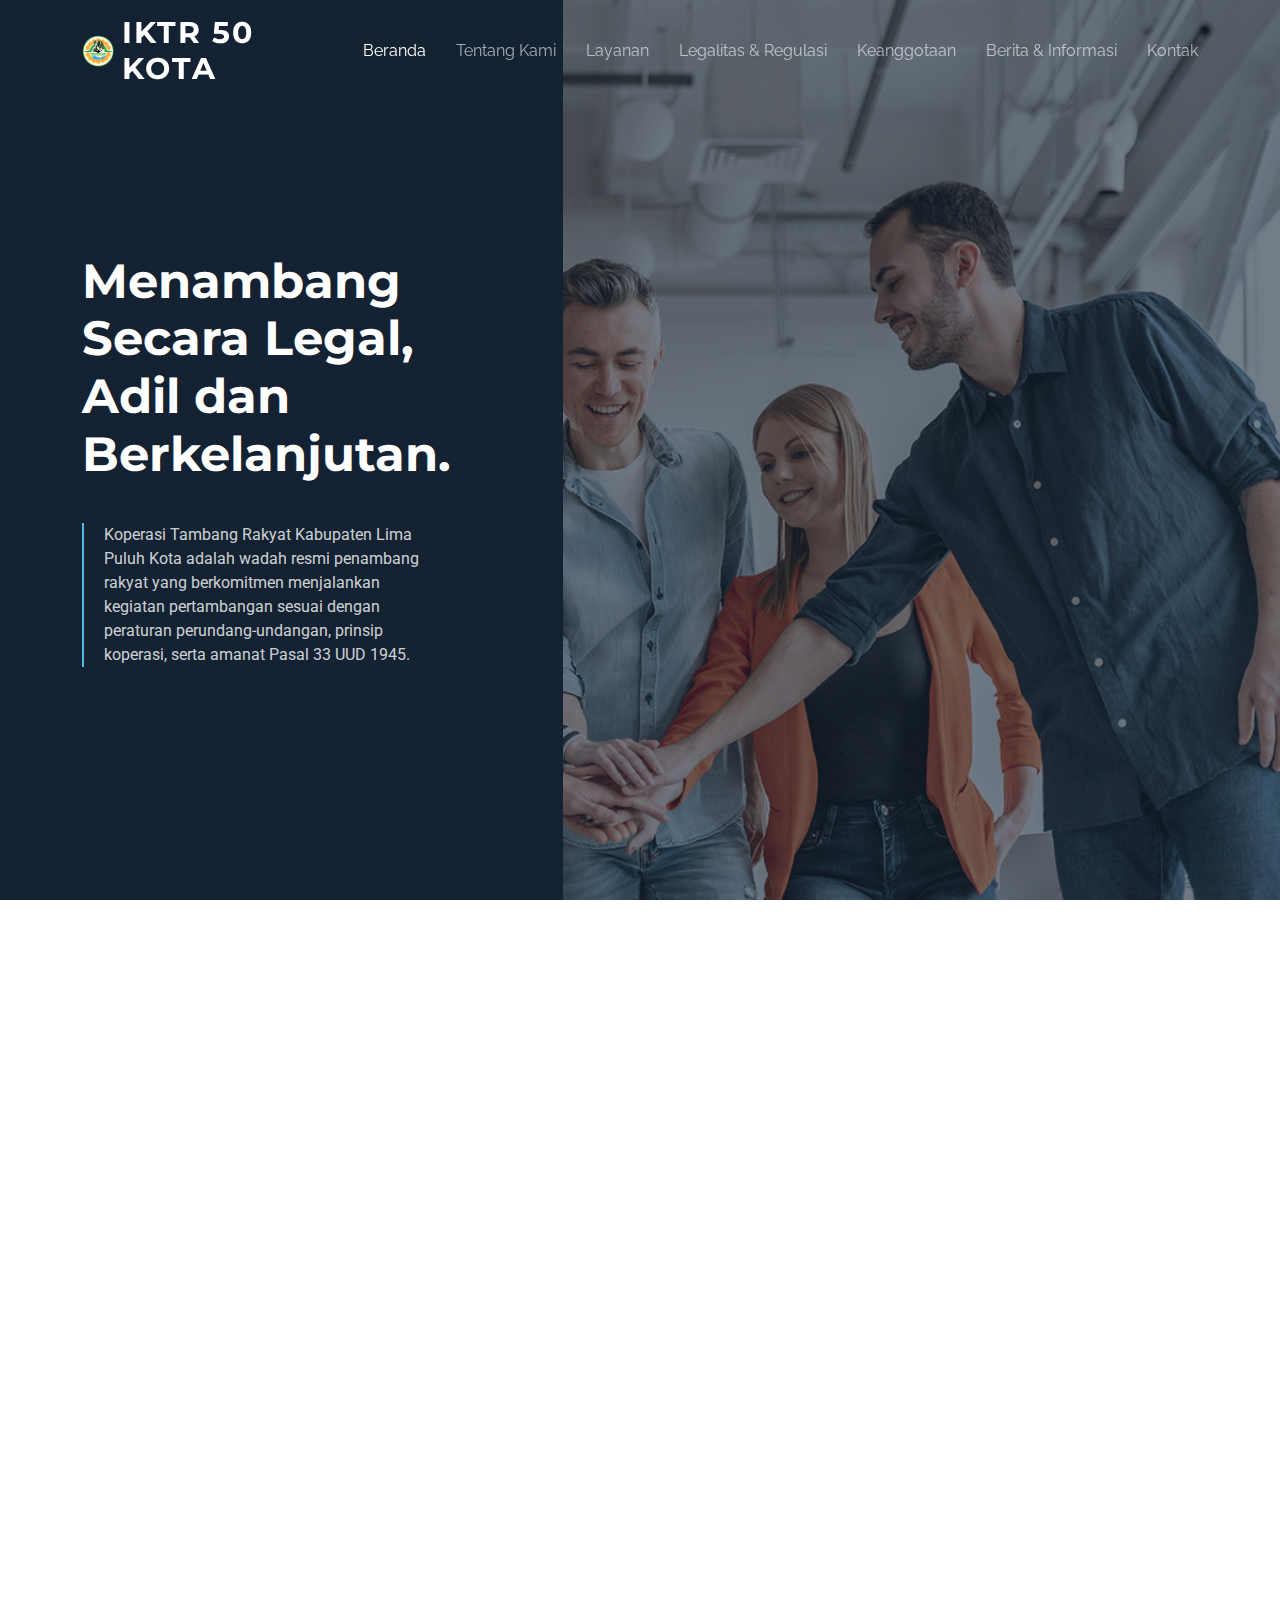
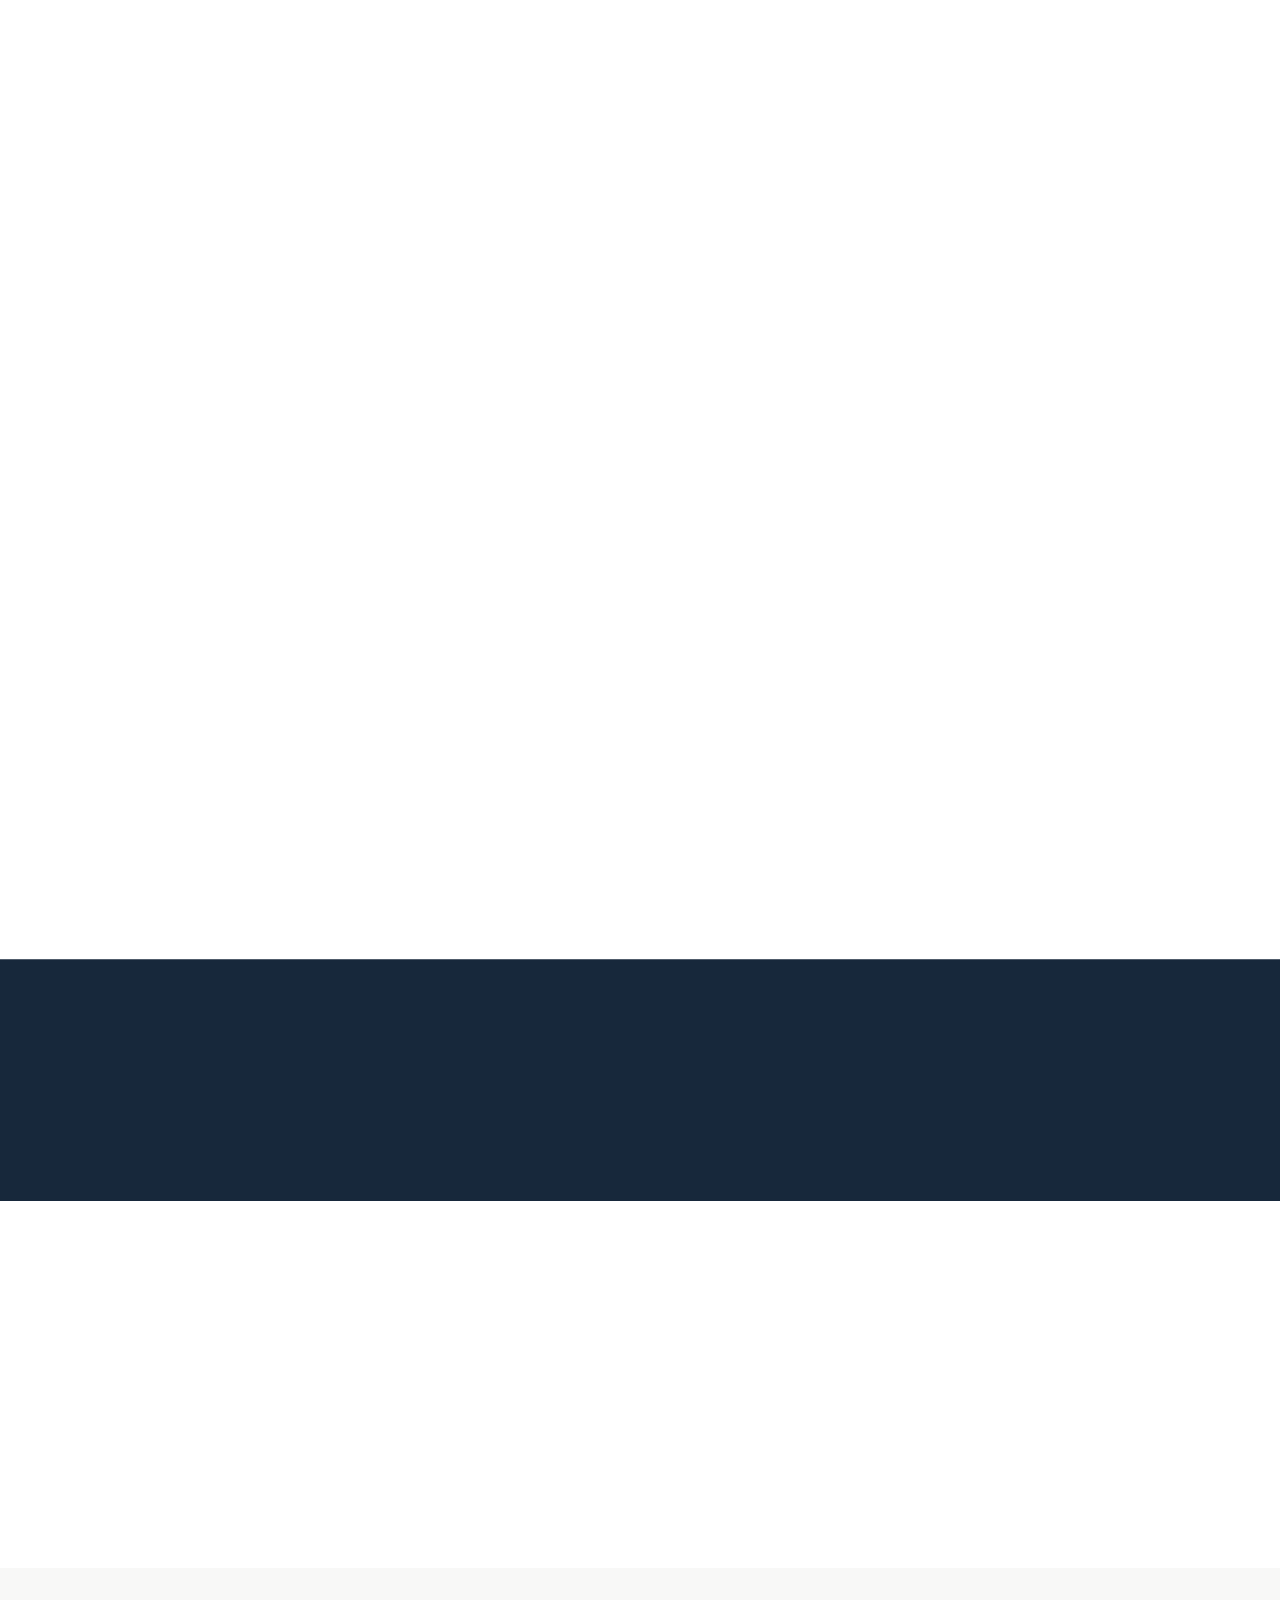
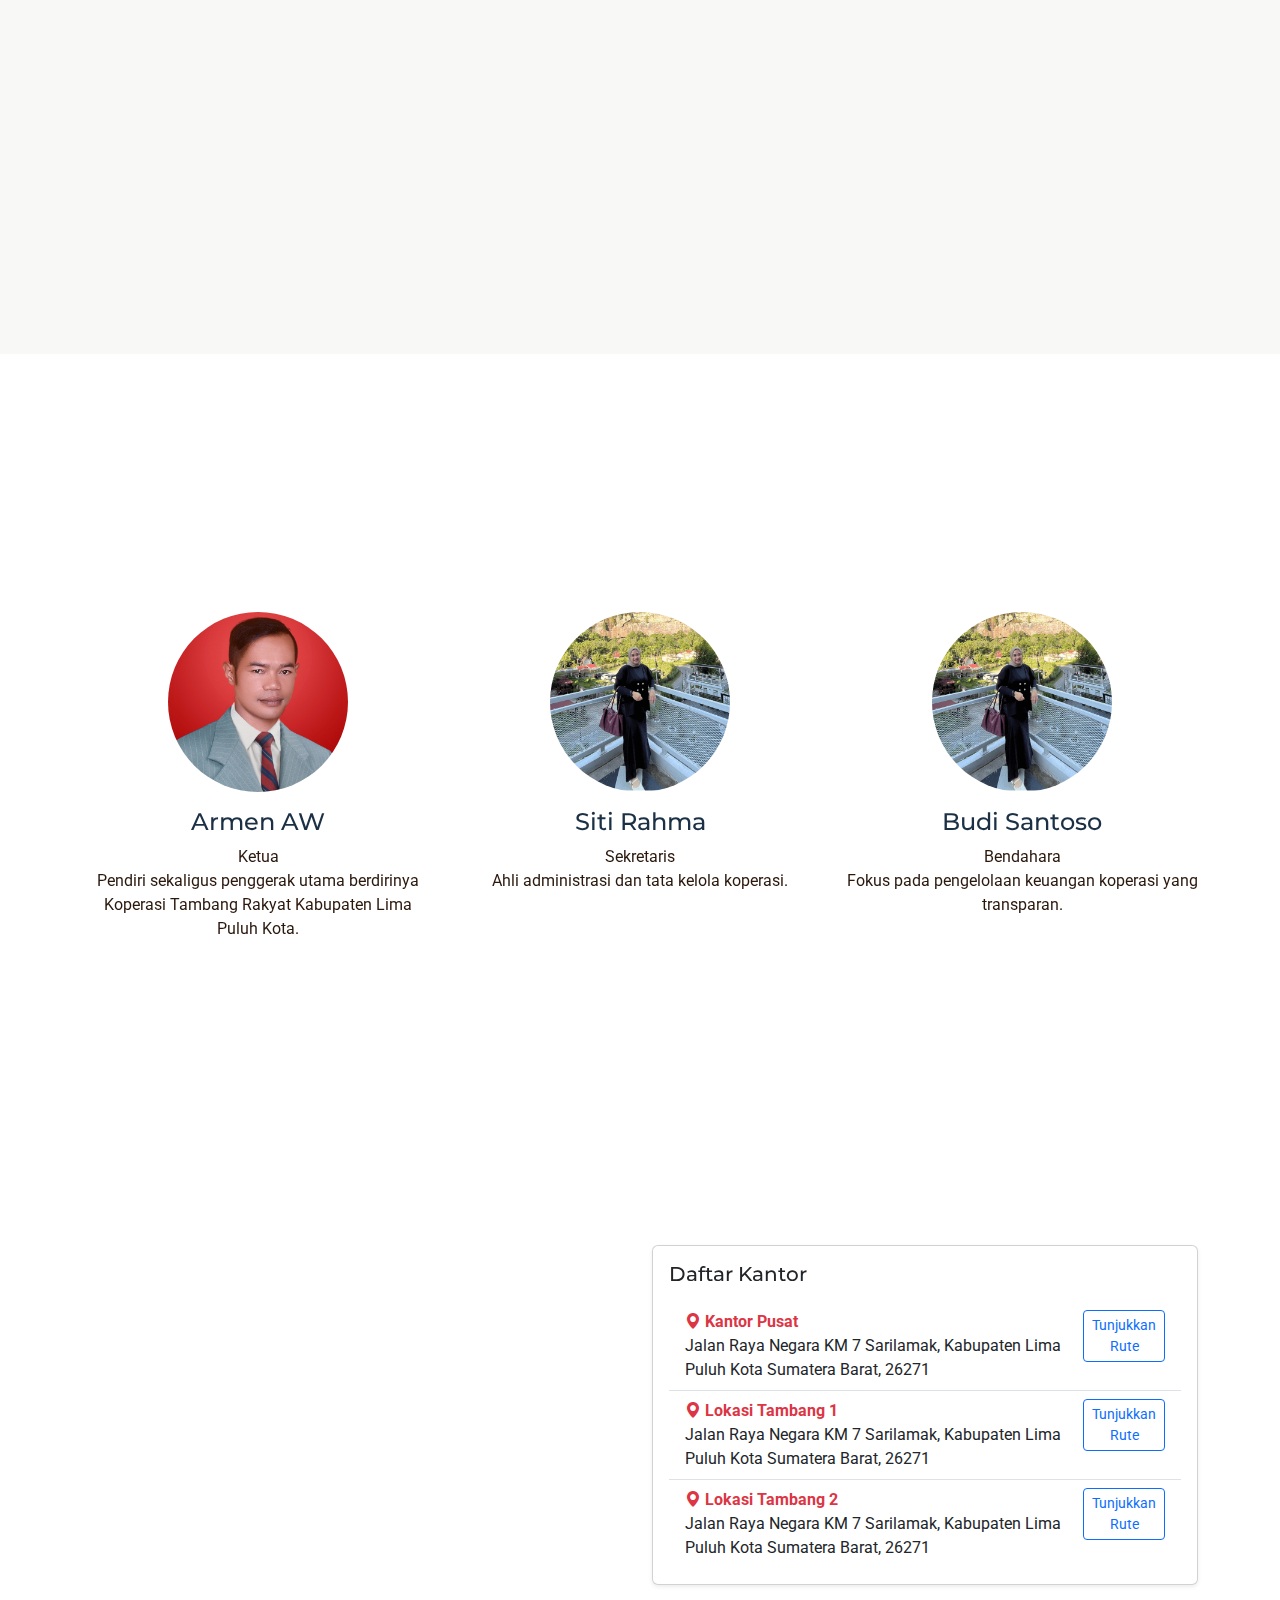
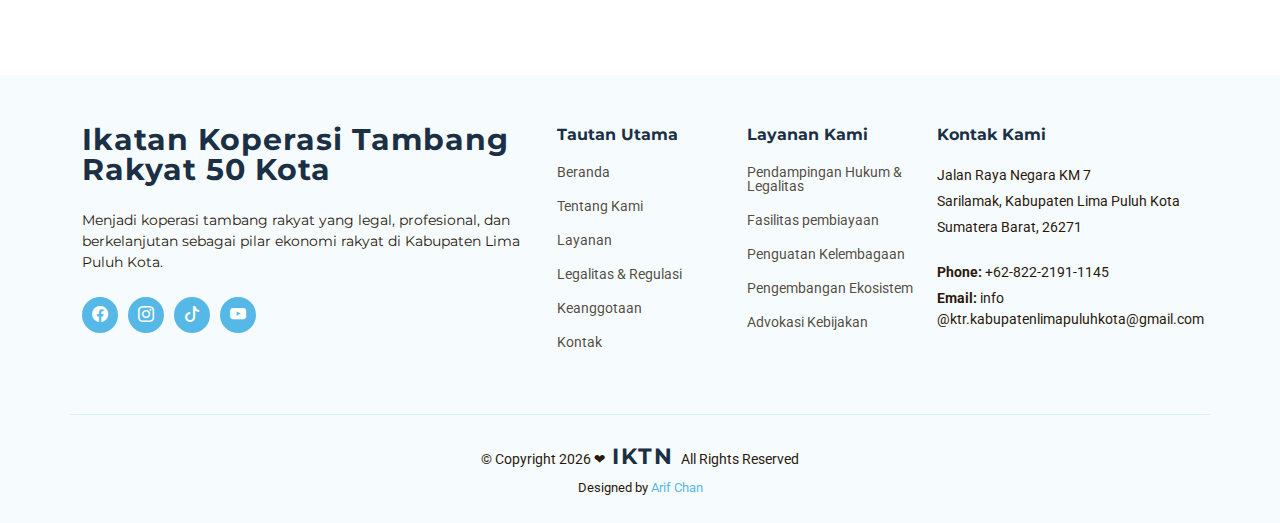
<file: index.html>
<!DOCTYPE html>
<html lang="en">

<head>
  <meta charset="utf-8">
  <meta content="width=device-width, initial-scale=1.0" name="viewport">
  <title>Koperasi Tambang Rakyat 50Kota</title>
  <meta name="description" content="">
  <meta name="keywords" content="">

  <!-- Favicons -->
  <link href="assets/img/favicon3.png" rel="icon">
  <link href="assets/img/apple-touch-icon.png" rel="apple-touch-icon">

  <!-- Fonts -->
  <link href="https://fonts.googleapis.com" rel="preconnect">
  <link href="https://fonts.gstatic.com" rel="preconnect" crossorigin>
  <link href="https://fonts.googleapis.com/css2?family=Roboto:ital,wght@0,100;0,300;0,400;0,500;0,700;0,900;1,100;1,300;1,400;1,500;1,700;1,900&family=Montserrat:ital,wght@0,100;0,200;0,300;0,400;0,500;0,600;0,700;0,800;0,900;1,100;1,200;1,300;1,400;1,500;1,600;1,700;1,800;1,900&family=Raleway:ital,wght@0,100;0,200;0,300;0,400;0,500;0,600;0,700;0,800;0,900;1,100;1,200;1,300;1,400;1,500;1,600;1,700;1,800;1,900&display=swap" rel="stylesheet">

  <!-- Vendor CSS Files -->
  <link href="assets/vendor/bootstrap/css/bootstrap.min.css" rel="stylesheet">
  <link href="assets/vendor/bootstrap-icons/bootstrap-icons.css" rel="stylesheet">
  <link href="assets/vendor/aos/aos.css" rel="stylesheet">
  <link href="assets/vendor/glightbox/css/glightbox.min.css" rel="stylesheet">
  <link href="assets/vendor/swiper/swiper-bundle.min.css" rel="stylesheet">

  <!-- Main CSS File -->
  <link href="assets/css/main.css" rel="stylesheet">
</head>
<body class="index-page">

  <header id="header" class="header d-flex align-items-center fixed-top">
    <div class="container-fluid container-xl position-relative d-flex align-items-center justify-content-between">

      <a href="index.html" class="logo d-flex align-items-center">
        <!-- Logo favicon next to site name -->
        <img src="assets/img/favicon3.png" alt="Logo" class="logo-img-big">
        <h1 class="sitename">IKTR 50 KOTA</h1>
      </a>

      <nav id="navmenu" class="navmenu">
        <ul>
          <li><a href="index.html" class="active">Beranda<br></a></li>
          <li><a href="about.html">Tentang Kami</a></li>
          <li><a href="services.html">Layanan</a></li>
          <li><a href="portfolio.html">Legalitas & Regulasi</a></li>
          <li><a href="team.html">Keanggotaan</a></li>
          <li><a href="blog.html">Berita & Informasi</a></li>
          <li><a href="contact.html">Kontak</a></li>
        </ul>
        <i class="mobile-nav-toggle d-xl-none bi bi-list"></i>
      </nav>

    </div>
  </header>

  <main class="main">

    <!-- Hero Section -->
    <section id="hero" class="hero section dark-background">

      <img src="assets/img/hero-bg.jpg" alt="" data-aos="fade-in">

      <div class="container">
        <div class="row">
          <div class="col-xl-4">
            <h1 data-aos="fade-up">Menambang Secara Legal, Adil dan Berkelanjutan.</h1>
            <blockquote data-aos="fade-up" data-aos-delay="100">
              <p>Koperasi Tambang Rakyat Kabupaten Lima Puluh Kota adalah wadah resmi penambang rakyat yang berkomitmen menjalankan kegiatan pertambangan sesuai dengan peraturan perundang-undangan, prinsip koperasi, serta amanat Pasal 33 UUD 1945.</p>
            </blockquote>
            <div class="d-flex" data-aos="fade-up" data-aos-delay="200">
            </div>
          </div>
        </div>
      </div>

    </section><!-- /Hero Section -->

    <!-- Why Us Section -->
    <section id="why-us" class="why-us section">

      <div class="container">

        <div class="row g-0">

          <div class="col-xl-5 img-bg" data-aos="fade-up" data-aos-delay="100">
            <img src="assets/img/why-us-bg.jpg" alt="">
          </div>

          <div class="col-xl-7 slides position-relative" data-aos="fade-up" data-aos-delay="200">

            <div class="swiper init-swiper">
              <script type="application/json" class="swiper-config">
                {
                  "loop": true,
                  "speed": 600,
                  "autoplay": {
                    "delay": 5000
                  },
                  "slidesPerView": "auto",
                  "centeredSlides": true,
                  "pagination": {
                    "el": ".swiper-pagination",
                    "type": "bullets",
                    "clickable": true
                  },
                  "navigation": {
                    "nextEl": ".swiper-button-next",
                    "prevEl": ".swiper-button-prev"
                  }
                }
              </script>
              <div class="swiper-wrapper">

                <div class="swiper-slide">
                  <div class="item">
                    <h3 class="mb-3">VISI</h3>
                    <p>Menjadi Koperasi Tambang Rakyat yang profesional, mandiri, dan berkelanjutan dalam mendukung kesejahteraan anggota dan masyarakat.</p>
                    <h3 class="mb-3">MISI</h3>
                      <ol style="padding-left: 1.2em;">
                        <li>Meningkatkan kapasitas dan kapabilitas anggota dalam menjalankan usaha pertambangan yang legal, adil, dan berkelanjutan.</li>
                        <li>Membangun kemitraan strategis dengan berbagai pihak untuk mendukung pengembangan usaha pertambangan rakyat.</li>
                        <li>Menyediakan layanan dan fasilitas yang mendukung kegiatan usaha anggota secara efektif dan efisien.</li>
                        <li>Mendorong partisipasi aktif anggota dalam pengelolaan koperasi sesuai prinsip koperasi.</li>
                        <li>Mengedepankan praktik pertambangan yang ramah lingkungan dan berkelanjutan.</li>
                      </ol>
                  </div>
        </div>

      </div>

    </section><!-- /Why Us Section -->

    <!-- Services Section -->
    <section id="services" class="services section">

      <!-- Section Title -->
      <div class="container section-title" data-aos="fade-up">
        <h2>Layanan</h2>
        <p>IKTN hadir sebagai mitra strategis koperasi tambang rakyat dalam memperkuat legalitas, kelembagaan, dan keberlanjutan usaha pertambangan rakyat.</p>
      </div><!-- End Section Title -->

      <div class="container">

        <div class="row gy-4">

          <div class="col-lg-4 col-md-6 service-item d-flex" data-aos="fade-up" data-aos-delay="100">
            <div class="icon flex-shrink-0"><i class="bi bi-briefcase" style="color: #f57813;"></i></div>
            <div>
              <h4 class="title">Pendampingan Hukum & Legalitas</h4>
              <p class="description">Mendampingi koperasi anggota dalam pengurusan perizinan resmi seperti Izin Pertambangan Rakyat (IPR) serta memastikan seluruh kegiatan operasional berjalan sesuai dengan regulasi pertambangan terbaru, termasuk PP 39 Tahun 2025.</p>
            </div>
          </div>
          <!-- End Service Item -->

          <div class="col-lg-4 col-md-6 service-item d-flex" data-aos="fade-up" data-aos-delay="200">
            <div class="icon flex-shrink-0"><i class="bi bi-card-checklist" style="color: #15a04a;"></i></div>
            <div>
              <h4 class="title">Fasilitasi Pembiayaan</h4>
              <p class="description">Memfasilitasi akses permodalan koperasi melalui lembaga keuangan, termasuk LPDB Koperasi, guna mendukung kebutuhan modal kerja dan investasi usaha tambang.</p>
            </div>
          </div><!-- End Service Item -->

          <div class="col-lg-4 col-md-6 service-item d-flex" data-aos="fade-up" data-aos-delay="300">
            <div class="icon flex-shrink-0"><i class="bi bi-bar-chart" style="color: #d90769;"></i></div>
            <div>
              <h4 class="title">Penguatan Kelembagaan</h4>
              <p class="description">Memberikan bimbingan teknis, manajerial, dan peningkatan kapasitas koperasi agar dikelola secara profesional, transparan, dan berkelanjutan.</p>
            </div>
          </div><!-- End Service Item -->

          <div class="col-lg-4 col-md-6 service-item d-flex" data-aos="fade-up" data-aos-delay="400">
            <div class="icon flex-shrink-0"><i class="bi bi-binoculars" style="color: #15bfbc;"></i></div>
            <div>
              <h4 class="title">Pengembangan Ekosistem Usaha</h4>
              <p class="description">Mendorong kolaborasi antar koperasi serta kemitraan dengan berbagai pihak terkait, termasuk dukungan pemasaran produk dan hilirisasi hasil tambang.</p>
            </div>
          </div><!-- End Service Item -->

          <div class="col-lg-4 col-md-6 service-item d-flex" data-aos="fade-up" data-aos-delay="500">
            <div class="icon flex-shrink-0"><i class="bi bi-brightness-high" style="color: #f5cf13;"></i></div>
            <div>
              <h4 class="title">Advokasi Kebijakan</h4>
              <p class="description">Mewakili dan memperjuangkan kepentingan koperasi tambang rakyat melalui advokasi kebijakan pertambangan kepada pemerintah dan pemangku kepentingan terkait.</p>
        </div>

      </div>

    </section><!-- /Services Section -->

    <!-- Call To Action Section -->
    <section id="call-to-action" class="call-to-action section dark-background">

      <img src="assets/img/cta-bg.jpg" alt="">

      <div class="container">
        <div class="row justify-content-center" data-aos="zoom-in" data-aos-delay="100">
          <div class="col-xl-10">
            <div class="text-center">
              <h3>Investasi & kemitraan</h3>
              <p>Logo</p>
            </div>
          </div>
        </div>
      </div>

    </section><!-- /Call To Action Section -->

    <!-- Features Section -->
    <section id="features" class="features section">

      <div class="container">
        <div class="row">
          <div class="col-lg-7" data-aos="fade-up" data-aos-delay="100">
            <h3 class="mb-0">LEGALITAS</h3>
            <h3>Status Legalitas</h3>

            <div class="row gy-4">

              <div class="col-md-6">
                <div class="icon-list d-flex">
                  <i class="bi bi-x-diamond" style="color: #11dbcf;"></i>
                  <span>Terdaftar sebagai Koperasi Tambang Rakyat
                        Mengacu pada:
                        PP No. 39 Tahun 2025
                        Pasal 33 UUD 1945
                        Arahan dan pembinaan Induk Koperasi Tambang Nusantara (IKTN)</span>
                </div>
              </div><!-- End Icon List Item-->
            </div>
          </div>
          <div class="col-lg-5 position-relative" data-aos="zoom-out" data-aos-delay="200">
            <div class="phone-wrap">
              <img src="assets/img/iphone.png" alt="Image" class="img-fluid" style="max-width:240px; height:auto;">
              <img src="assets/img/iphone.png" alt="Image" class="img-fluid ms-3" style="max-width:240px; height:auto;">
            </div>
          </div>
        </div>

      </div>

      <div class="details">
        <div class="container">
          <div class="row">
            <div class="col-md-6" data-aos="fade-up" data-aos-delay="300">
              <h4>Akta Pendirian Koperasi</h4>
              <p>Akta pendirian Koperasi Tambang Rakyat Kabupaten Lima Puluh Kota telah disahkan oleh Notaris dan terdaftar di Kementerian Hukum dan HAM Republik Indonesia dengan Nomor AHU-0001234.AH.01.07.Tahun 2023.</p>
            </div>
          </div>
        </div>
      </div>

    </section><!-- /Features Section -->

    <!-- Recent Posts Section -->
    <section id="recent-posts" class="recent-posts section">

      <!-- Section Title -->
      <div class="container section-title" data-aos="fade-up">
        <h2>Keanggotaan</h2>
      </div><!-- End Section Title -->

      <div class="container">
        <div class="swiper team-swiper">
          <div class="swiper-wrapper">
            <div class="swiper-slide">
              <div class="team-member text-center">
                <img src="assets/img/team/armen.png" class="img-fluid rounded-circle mb-3" alt="">
                <h4>Armen AW</h4>
                <span>Ketua</span>
                <p>Pendiri sekaligus penggerak utama berdirinya Koperasi Tambang Rakyat Kabupaten Lima Puluh Kota.</p>
              </div>
            </div>
            <div class="swiper-slide">
              <div class="team-member text-center">
                <img src="assets/img/team/ingid.png" class="img-fluid rounded-circle mb-3" alt="">
                <h4>Siti Rahma</h4>
                <span>Sekretaris</span>
                <p>Ahli administrasi dan tata kelola koperasi.</p>
              </div>
            </div>
            <div class="swiper-slide">
              <div class="team-member text-center">
                <img src="assets/img/team/ingid.png" class="img-fluid rounded-circle mb-3" alt="">
                <h4>Budi Santoso</h4>
                <span>Bendahara</span>
                <p>Fokus pada pengelolaan keuangan koperasi yang transparan.</p>
              </div>
            </div>
            <div class="swiper-slide">
              <div class="team-member text-center">
                <img src="assets/img/team/ingid.png" class="img-fluid rounded-circle mb-3" alt="">
                <h4>Rina Marlina</h4>
                <span>Anggota</span>
                <p>Aktif dalam kegiatan sosial dan pemberdayaan anggota.</p>
              </div>
            </div>
          </div>
          <div class="swiper-pagination"></div>
          <div class="swiper-button-prev"></div>
          <div class="swiper-button-next"></div>
        </div>
      </div>
      <script>
        document.addEventListener('DOMContentLoaded', function() {
          new Swiper('.team-swiper', {
            slidesPerView: 1,
            spaceBetween: 30,
            loop: true,
            pagination: {
              el: '.swiper-pagination',
              clickable: true,
            },
            navigation: {
              nextEl: '.swiper-button-next',
              prevEl: '.swiper-button-prev',
            },
            breakpoints: {
              768: {
                slidesPerView: 2
              },
              1200: {
                slidesPerView: 3
              }
            }
          });
        });
      </script>
      </div>

    </section><!-- /Recent Posts Section -->

    <!-- Lokasi Section -->

    <section id="lokasi" class="lokasi section">
      <div class="container section-title" data-aos="fade-up">
        <h2>Lokasi Koperasi</h2>
      </div>
      <div class="container">
        <div class="row align-items-center">
          <div class="col-lg-6 mb-4 mb-lg-0">
            <div style="aspect-ratio: 1 / 1; width: 100%; max-width: 400px; min-height: 300px; margin: 0 auto;">
              <iframe src="https://www.google.com/maps?q=-0.154673,100.662498&hl=id&z=16&output=embed" width="100%" height="100%" style="border:0;min-height:300px;" allowfullscreen="" loading="lazy" referrerpolicy="no-referrer-when-downgrade"></iframe>
            </div>
          </div>
          <div class="col-lg-6">
            <div class="card shadow-sm">
              <div class="card-body">
                <h5 class="card-title mb-3">Daftar Kantor</h5>
                <ul class="list-group list-group-flush">
                  <li class="list-group-item d-flex justify-content-between align-items-start">
                    <div>
                      <span class="fw-bold text-danger"><i class="bi bi-geo-alt-fill"></i> Kantor Pusat</span><br>
                      Jalan Raya Negara KM 7
                      Sarilamak, Kabupaten Lima Puluh Kota
                      Sumatera Barat, 26271
                    </div>
                    <a href="https://www.google.com/maps/dir/?api=1&destination=-0.154673,100.662498" target="_blank" class="btn btn-outline-primary btn-sm ms-2">Tunjukkan Rute</a>
                  </li>
                  <li class="list-group-item d-flex justify-content-between align-items-start">
                    <div>
                      <span class="fw-bold text-danger"><i class="bi bi-geo-alt-fill"></i> Lokasi Tambang 1</span><br>
                      Jalan Raya Negara KM 7
                      Sarilamak, Kabupaten Lima Puluh Kota
                      Sumatera Barat, 26271
                    </div>
                    <a href="https://www.google.com/maps/dir/?api=1&destination=-0.220000,100.630000" target="_blank" class="btn btn-outline-primary btn-sm ms-2">Tunjukkan Rute</a>
                  </li>
                  <li class="list-group-item d-flex justify-content-between align-items-start">
                    <div>
                      <span class="fw-bold text-danger"><i class="bi bi-geo-alt-fill"></i> Lokasi Tambang 2</span><br>
                      Jalan Raya Negara KM 7
                      Sarilamak, Kabupaten Lima Puluh Kota
                      Sumatera Barat, 26271
                    </div>
                    <a href="https://www.google.com/maps/dir/?api=1&destination=-0.100000,100.700000" target="_blank" class="btn btn-outline-primary btn-sm ms-2">Tunjukkan Rute</a>
                  </li>
                </ul>
              </div>
            </div>
          </div>
        </div>
      </div>
    </section>
    <!-- Google Maps API dan script dihapus, diganti iframe embed tanpa API key -->

  </main>

  <footer id="footer" class="footer light-background">

    <div class="footer-top">
      <div class="container">
        <div class="row gy-4">
          <div class="col-lg-5 col-md-12 footer-about">
            <a href="index.html" class="logo d-flex align-items-center">
              <span class="sitename">Ikatan Koperasi Tambang Rakyat 50 Kota</span>
            </a>
            <p>Menjadi koperasi tambang rakyat yang legal, profesional, dan berkelanjutan sebagai pilar ekonomi rakyat di Kabupaten Lima Puluh Kota.</p>
            <div class="social-links d-flex mt-4">
                  <a href="https://www.facebook.com/armen.aw?locale=id_ID"><i class="bi bi-facebook"></i></a>
                  <a href="https://www.instagram.com/koperasitambangrakyat.liko/"><i class="bi bi-instagram"></i></a>
                  <a href="https://www.tiktok.com/@koperasitambangrakyat"><i class="bi bi-tiktok"></i></a>
                  <a href="https://www.youtube.com/@KoperasiTambangRakyatKabupaten"><i class="bi bi-youtube"></i></a>
            </div>
          </div>

          <div class="col-lg-2 col-6 footer-links">
            <h4>Tautan Utama</h4>
            <ul>
              <li><a href="index.html">Beranda</a></li>
              <li><a href="about.html">Tentang Kami</a></li>
              <li><a href="services.html">Layanan</a></li>
              <li><a href="portfolio.html">Legalitas & Regulasi</a></li>
              <li><a href="team.html">Keanggotaan</a></li>
              <li><a href="contact.html">Kontak</a></li>
            </ul>
          </div>

          <div class="col-lg-2 col-6 footer-links">
            <h4>Layanan Kami</h4>
            <ul>
              <li><a href="services.html">Pendampingan Hukum & Legalitas</a></li>
              <li><a href="services.html">Fasilitas pembiayaan</a></li>
              <li><a href="services.html">Penguatan Kelembagaan</a></li>
              <li><a href="services.html">Pengembangan Ekosistem</a></li>
              <li><a href="services.html">Advokasi Kebijakan</a></li>
            </ul>
          </div>

          <div class="col-lg-3 col-md-12 footer-contact text-center text-md-start">
            <h4>Kontak Kami</h4>
            <p>Jalan Raya Negara KM 7</p>
            <p>Sarilamak, Kabupaten Lima Puluh Kota</p>
            <p>Sumatera Barat, 26271</p>
            <p class="mt-4"><strong>Phone:</strong> <span>+62-822-2191-1145</span></p>
            <p><strong>Email:</strong> <span> info @ktr.kabupatenlimapuluhkota@gmail.com</span></p>
          </div>

    <div class="container copyright text-center">
      <p>© <span>Copyright 2026 ❤︎</span> <strong class="px-1 sitename">IKTN</strong> <span>All Rights Reserved</span></p>
      <div class="credits">
        Designed by <a href="https://bootstrapmade.com/">Arif Chan</a>
      </div>
    </div>

  </footer>

  <!-- Scroll Top -->
  <a href="#" id="scroll-top" class="scroll-top d-flex align-items-center justify-content-center"><i class="bi bi-arrow-up-short"></i></a>

  <!-- Preloader -->
  <div id="preloader"></div>

  <!-- Vendor JS Files -->
  <script src="assets/vendor/bootstrap/js/bootstrap.bundle.min.js"></script>
  <script src="assets/vendor/php-email-form/validate.js"></script>
  <script src="assets/vendor/aos/aos.js"></script>
  <script src="assets/vendor/glightbox/js/glightbox.min.js"></script>
  <script src="assets/vendor/swiper/swiper-bundle.min.js"></script>
  <script src="assets/vendor/imagesloaded/imagesloaded.pkgd.min.js"></script>
  <script src="assets/vendor/isotope-layout/isotope.pkgd.min.js"></script>

  <!-- Main JS File -->
  <script src="assets/js/main.js"></script>

</body>

</html>
</file>
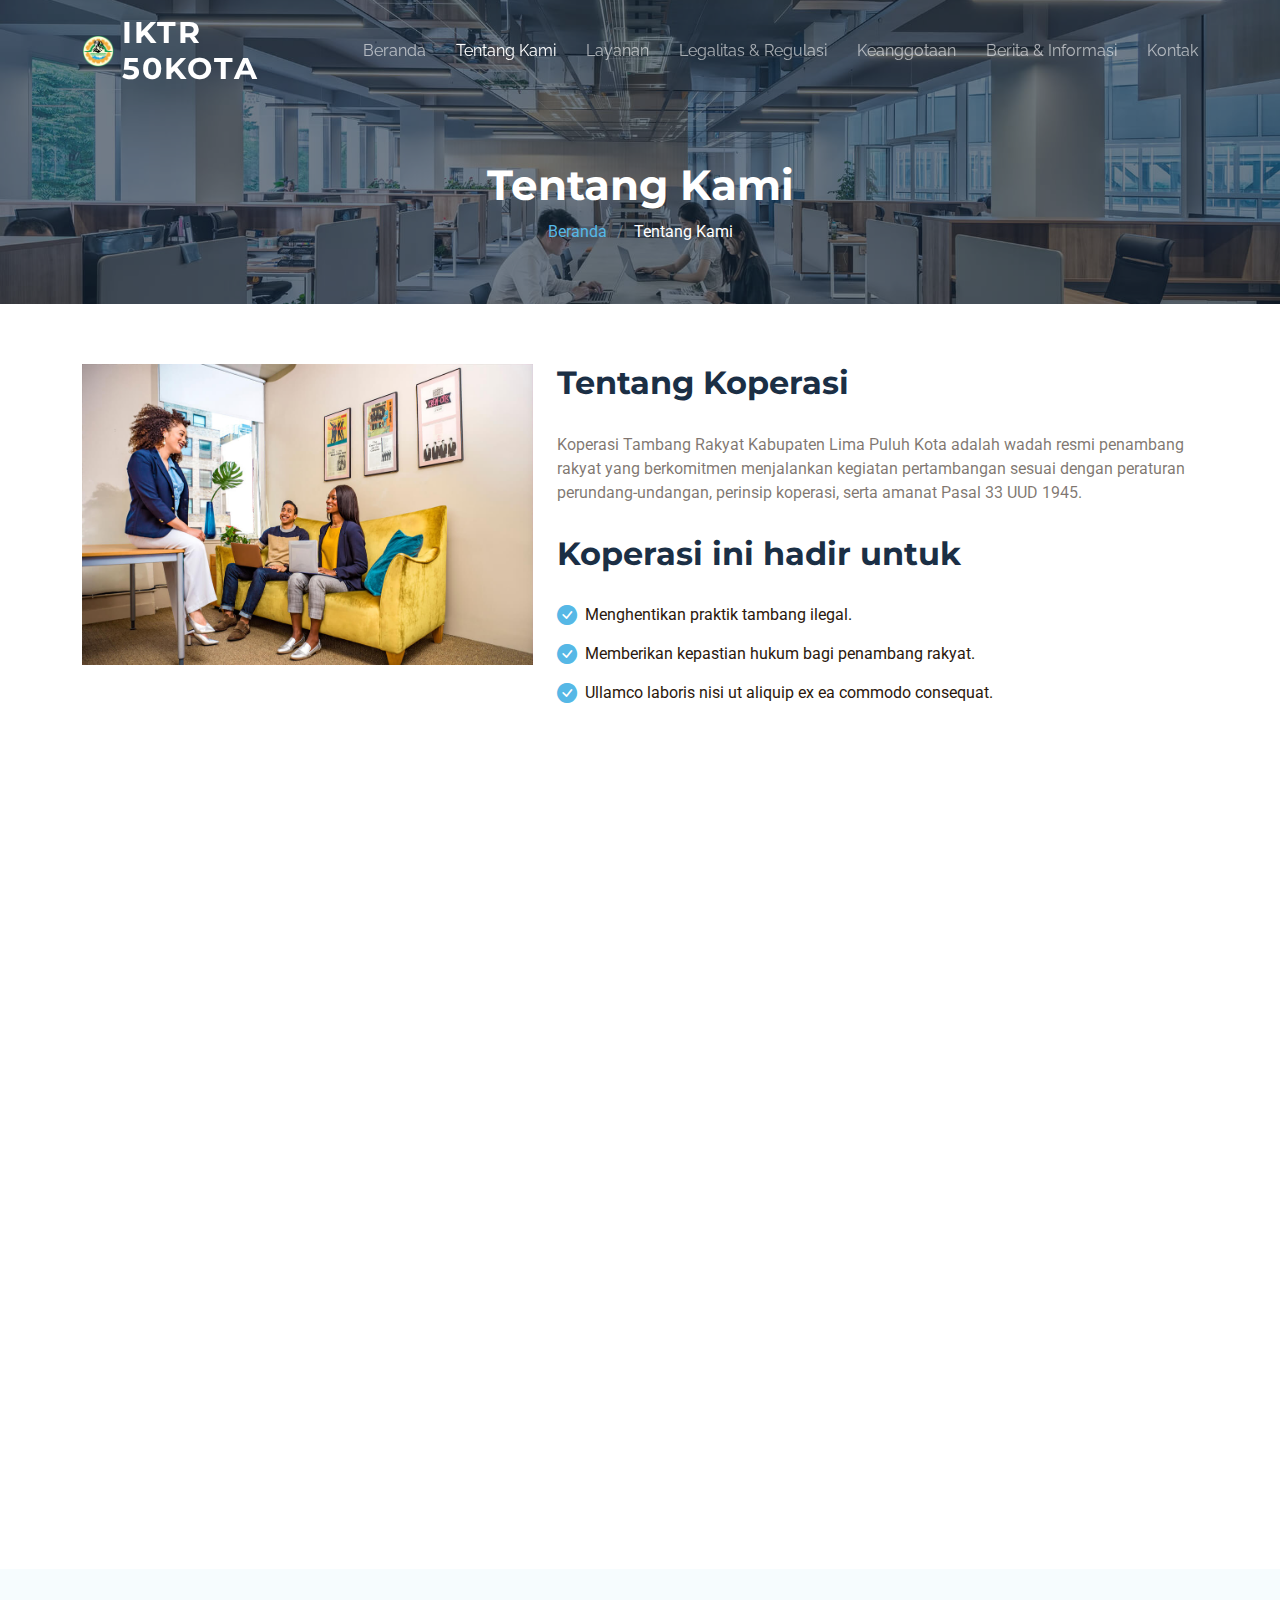
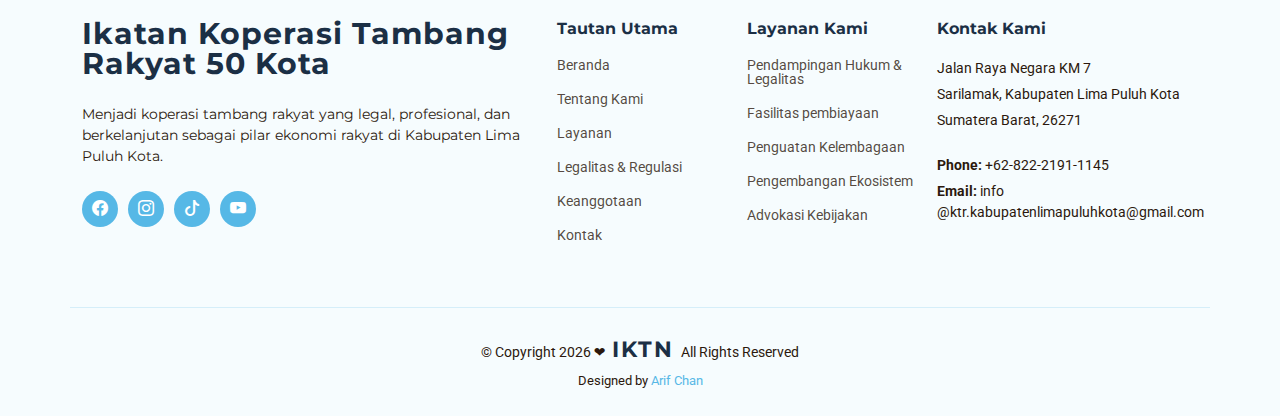
<file: about.html>
<!DOCTYPE html>
<html lang="en">

<head>
  <meta charset="utf-8">
  <meta content="width=device-width, initial-scale=1.0" name="viewport">
  <title>Koperasi Tambang Rakyat 50Kota</title>
  <meta name="description" content="">
  <meta name="keywords" content="">

  <!-- Favicons -->
  <link href="assets/img/favicon3.png" rel="icon">
  <link href="assets/img/apple-touch-icon.png" rel="apple-touch-icon">

  <!-- Fonts -->
  <link href="https://fonts.googleapis.com" rel="preconnect">
  <link href="https://fonts.gstatic.com" rel="preconnect" crossorigin>
  <link href="https://fonts.googleapis.com/css2?family=Roboto:ital,wght@0,100;0,300;0,400;0,500;0,700;0,900;1,100;1,300;1,400;1,500;1,700;1,900&family=Montserrat:ital,wght@0,100;0,200;0,300;0,400;0,500;0,600;0,700;0,800;0,900;1,100;1,200;1,300;1,400;1,500;1,600;1,700;1,800;1,900&family=Raleway:ital,wght@0,100;0,200;0,300;0,400;0,500;0,600;0,700;0,800;0,900;1,100;1,200;1,300;1,400;1,500;1,600;1,700;1,800;1,900&display=swap" rel="stylesheet">

  <!-- Vendor CSS Files -->
  <link href="assets/vendor/bootstrap/css/bootstrap.min.css" rel="stylesheet">
  <link href="assets/vendor/bootstrap-icons/bootstrap-icons.css" rel="stylesheet">
  <link href="assets/vendor/aos/aos.css" rel="stylesheet">
  <link href="assets/vendor/glightbox/css/glightbox.min.css" rel="stylesheet">
  <link href="assets/vendor/swiper/swiper-bundle.min.css" rel="stylesheet">

  <!-- Main CSS File -->
  <link href="assets/css/main.css" rel="stylesheet">

<body class="about-page">

  <header id="header" class="header d-flex align-items-center fixed-top">
    <div class="container-fluid container-xl position-relative d-flex align-items-center justify-content-between">

      <a href="index.html" class="logo d-flex align-items-center">
      <img src="assets/img/favicon3.png" alt="Logo" class="logo-img-big">
        <h1 class="sitename">IKTR 50KOTA</h1>
      </a>

      <nav id="navmenu" class="navmenu">
        <ul>
          <li><a href="index.html">Beranda<br></a></li>
          <li><a href="about.html" class="active">Tentang Kami</a></li>
          <li><a href="services.html">Layanan</a></li>
          <li><a href="portfolio.html">Legalitas & Regulasi</a></li>
          <li><a href="team.html">Keanggotaan</a></li>
          <li><a href="blog.html">Berita & Informasi</a></li>
          <li><a href="contact.html">Kontak</a></li>
        </ul>
        <i class="mobile-nav-toggle d-xl-none bi bi-list"></i>
      </nav>

    </div>
  </header>

  <main class="main">

    <!-- Page Title -->
    <div class="page-title dark-background" data-aos="fade" style="background-image: url(assets/img/about-page-title-bg.jpg);">
      <div class="container">
        <h1>Tentang Kami</h1>
        <nav class="breadcrumbs">
          <ol>
            <li><a href="index.html">Beranda</a></li>
            <li class="current">Tentang Kami</li>
          </ol>
        </nav>
      </div>
    </div><!-- End Page Title -->

    <!-- About Section -->
    <section id="about" class="about section">

      <div class="container">

        <div class="row gy-4" data-aos="fade-up" data-aos-delay="100">
          <div class="col-lg-5">
            <img src="assets/img/about.jpg" class="img-fluid" alt="">
          </div>
          <div class="col-lg-7" data-aos="fade-up" data-aos-delay="200">
            <div class="content">
              <h3>Tentang Koperasi</h3>
              <p>
                Koperasi Tambang Rakyat Kabupaten Lima Puluh Kota adalah wadah resmi penambang rakyat yang berkomitmen menjalankan kegiatan
                pertambangan sesuai dengan peraturan perundang-undangan, perinsip koperasi, serta amanat Pasal 33 UUD 1945.
              </p>
              <p>
                <h3>Koperasi ini hadir untuk</h3>
              </p>
              <ul>
                <li><i class="bi bi-check-circle-fill"></i> <span>Menghentikan praktik tambang ilegal.</span></li>
                <li><i class="bi bi-check-circle-fill"></i> <span>Memberikan kepastian hukum bagi penambang rakyat.</span></li>
                <li><i class="bi bi-check-circle-fill"></i> <span>Ullamco laboris nisi ut aliquip ex ea commodo consequat.</span></li>
              </ul>
            </div>
          </div>
        </div>

      </div>

    </section><!-- /About Section -->

    <!-- Why Us Section -->
    <section id="why-us" class="why-us section">

      <div class="container">

        <div class="row g-0">

          <div class="col-xl-5 img-bg" data-aos="fade-up" data-aos-delay="100">
            <img src="assets/img/why-us-bg.jpg" alt="">
          </div>

          <div class="col-xl-7 slides position-relative" data-aos="fade-up" data-aos-delay="200">

            <div class="swiper init-swiper">
              <script type="application/json" class="swiper-config">
                {
                  "loop": true,
                  "speed": 600,
                  "autoplay": {
                    "delay": 5000
                  },
                  "slidesPerView": "auto",
                  "centeredSlides": true,
                  "pagination": {
                    "el": ".swiper-pagination",
                    "type": "bullets",
                    "clickable": true
                  },
                  "navigation": {
                    "nextEl": ".swiper-button-next",
                    "prevEl": ".swiper-button-prev"
                  }
                }
              </script>
              <div class="swiper-wrapper">

                <div class="swiper-slide">
                  <div class="item">
                    <h3 class="mb-3">Let's grow your business together</h3>
                    <h4 class="mb-3">Optio reiciendis accusantium iusto architecto at quia minima maiores quidem, dolorum.</h4>
                    <p>Lorem ipsum dolor sit amet consectetur adipisicing elit. Repellendus, ipsam perferendis asperiores explicabo vel tempore velit totam, natus nesciunt accusantium dicta quod quibusdam ipsum maiores nobis non, eum. Ullam reiciendis dignissimos laborum aut, magni voluptatem velit doloribus quas sapiente optio.</p>
                  </div>
                </div><!-- End slide item -->

                <div class="swiper-slide">
                  <div class="item">
                    <h3 class="mb-3">Unde perspiciatis ut repellat dolorem</h3>
                    <h4 class="mb-3">Amet cumque nam sed voluptas doloribus iusto. Dolorem eos aliquam quis.</h4>
                    <p>Dolorem quia fuga consectetur voluptatem. Earum consequatur nulla maxime necessitatibus cum accusamus. Voluptatem dolorem ut numquam dolorum delectus autem veritatis facilis. Et ea ut repellat ea. Facere est dolores fugiat dolor.</p>
                  </div>
                </div><!-- End slide item -->

                <div class="swiper-slide">
                  <div class="item">
                    <h3 class="mb-3">Aliquid non alias minus</h3>
                    <h4 class="mb-3">Necessitatibus voluptatibus explicabo dolores a vitae voluptatum.</h4>
                    <p>Neque voluptates aut. Soluta aut perspiciatis porro deserunt. Voluptate ut itaque velit. Aut consectetur voluptatem aspernatur sequi sit laborum. Voluptas enim dolorum fugiat aut.</p>
                  </div>
                </div><!-- End slide item -->

                <div class="swiper-slide">
                  <div class="item">
                    <h3 class="mb-3">Necessitatibus suscipit non voluptatem quibusdam</h3>
                    <h4 class="mb-3">Tempora quos est ut quia adipisci ut voluptas. Deleniti laborum soluta nihil est. Eum similique neque autem ut.</h4>
                    <p>Ut rerum et autem vel. Et rerum molestiae aut sit vel incidunt sit at voluptatem. Saepe dolorem et sed voluptate impedit. Ad et qui sint at qui animi animi rerum.</p>
                  </div>
                </div><!-- End slide item -->

              </div>
              <div class="swiper-pagination"></div>
            </div>

            <div class="swiper-button-prev"></div>
            <div class="swiper-button-next"></div>
          </div>

        </div>

      </div>

    </section><!-- /Why Us Section -->

  </main>

  <footer id="footer" class="footer light-background">

    <div class="footer-top">
      <div class="container">
        <div class="row gy-4">
          <div class="col-lg-5 col-md-12 footer-about">
            <a href="index.html" class="logo d-flex align-items-center">
              <span class="sitename">Ikatan Koperasi Tambang Rakyat 50 Kota</span>
            </a>
            <p>Menjadi koperasi tambang rakyat yang legal, profesional, dan berkelanjutan sebagai pilar ekonomi rakyat di Kabupaten Lima Puluh Kota.</p>
            <div class="social-links d-flex mt-4">
                  <a href="https://www.facebook.com/armen.aw?locale=id_ID"><i class="bi bi-facebook"></i></a>
                  <a href="https://www.instagram.com/koperasitambangrakyat.liko/"><i class="bi bi-instagram"></i></a>
                  <a href="https://www.tiktok.com/@koperasitambangrakyat"><i class="bi bi-tiktok"></i></a>
                  <a href="https://www.youtube.com/@KoperasiTambangRakyatKabupaten"><i class="bi bi-youtube"></i></a>
            </div>
          </div>

          <div class="col-lg-2 col-6 footer-links">
            <h4>Tautan Utama</h4>
            <ul>
              <li><a href="index.html">Beranda</a></li>
              <li><a href="about.html">Tentang Kami</a></li>
              <li><a href="services.html">Layanan</a></li>
              <li><a href="portfolio.html">Legalitas & Regulasi</a></li>
              <li><a href="team.html">Keanggotaan</a></li>
              <li><a href="contact.html">Kontak</a></li>
            </ul>
          </div>

          <div class="col-lg-2 col-6 footer-links">
            <h4>Layanan Kami</h4>
            <ul>
              <li><a href="services.html">Pendampingan Hukum & Legalitas</a></li>
              <li><a href="services.html">Fasilitas pembiayaan</a></li>
              <li><a href="services.html">Penguatan Kelembagaan</a></li>
              <li><a href="services.html">Pengembangan Ekosistem</a></li>
              <li><a href="services.html">Advokasi Kebijakan</a></li>
            </ul>
          </div>

          <div class="col-lg-3 col-md-12 footer-contact text-center text-md-start">
            <h4>Kontak Kami</h4>
            <p>Jalan Raya Negara KM 7</p>
            <p>Sarilamak, Kabupaten Lima Puluh Kota</p>
            <p>Sumatera Barat, 26271</p>
            <p class="mt-4"><strong>Phone:</strong> <span>+62-822-2191-1145</span></p>
            <p><strong>Email:</strong> <span> info @ktr.kabupatenlimapuluhkota@gmail.com</span></p>
          </div>

    <div class="container copyright text-center">
      <p>© <span>Copyright 2026 ❤︎</span> <strong class="px-1 sitename">IKTN</strong> <span>All Rights Reserved</span></p>
      <div class="credits">
        Designed by <a href="https://bootstrapmade.com/">Arif Chan</a>
      </div>
    </div>

  </footer>

  <!-- Scroll Top -->
  <a href="#" id="scroll-top" class="scroll-top d-flex align-items-center justify-content-center"><i class="bi bi-arrow-up-short"></i></a>

  <!-- Preloader -->
  <div id="preloader"></div>

  <!-- Vendor JS Files -->
  <script src="assets/vendor/bootstrap/js/bootstrap.bundle.min.js"></script>
  <script src="assets/vendor/php-email-form/validate.js"></script>
  <script src="assets/vendor/aos/aos.js"></script>
  <script src="assets/vendor/glightbox/js/glightbox.min.js"></script>
  <script src="assets/vendor/swiper/swiper-bundle.min.js"></script>
  <script src="assets/vendor/imagesloaded/imagesloaded.pkgd.min.js"></script>
  <script src="assets/vendor/isotope-layout/isotope.pkgd.min.js"></script>

  <!-- Main JS File -->
  <script src="assets/js/main.js"></script>

</body>

</html>
</file>
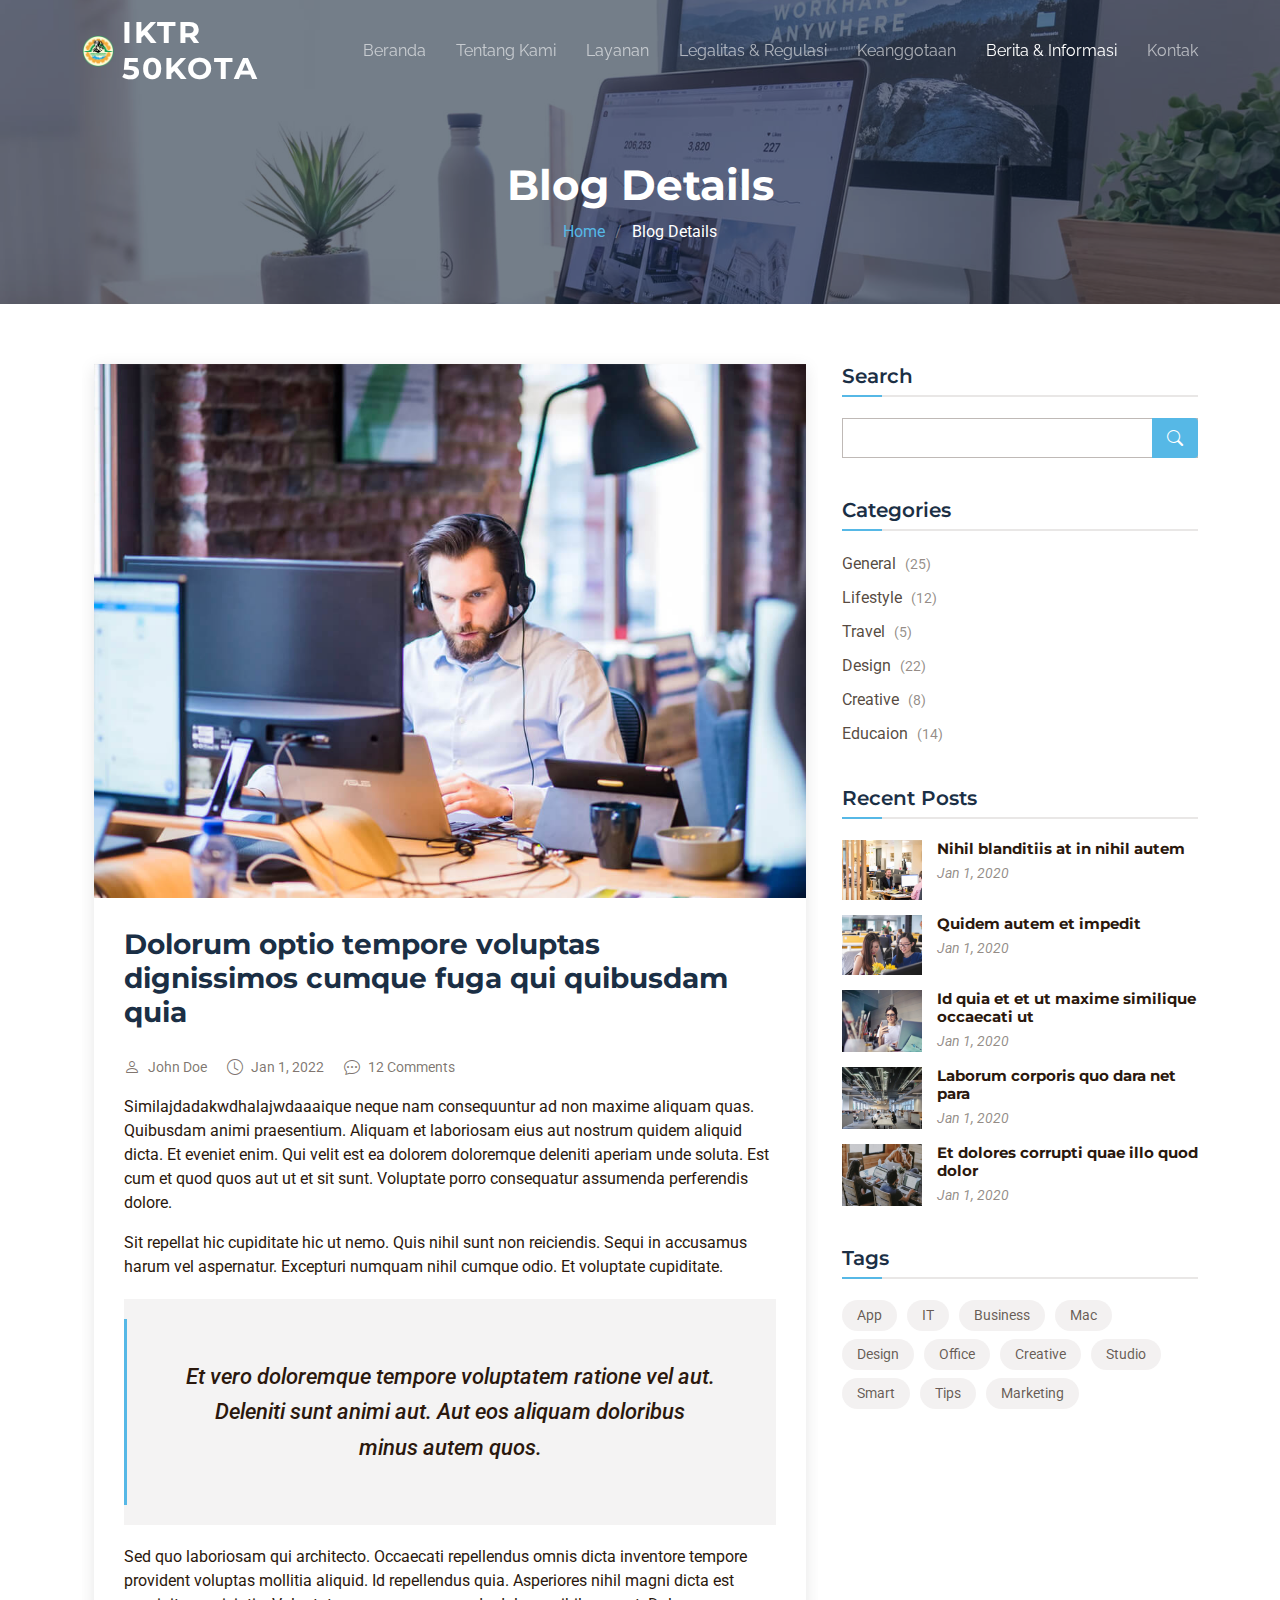
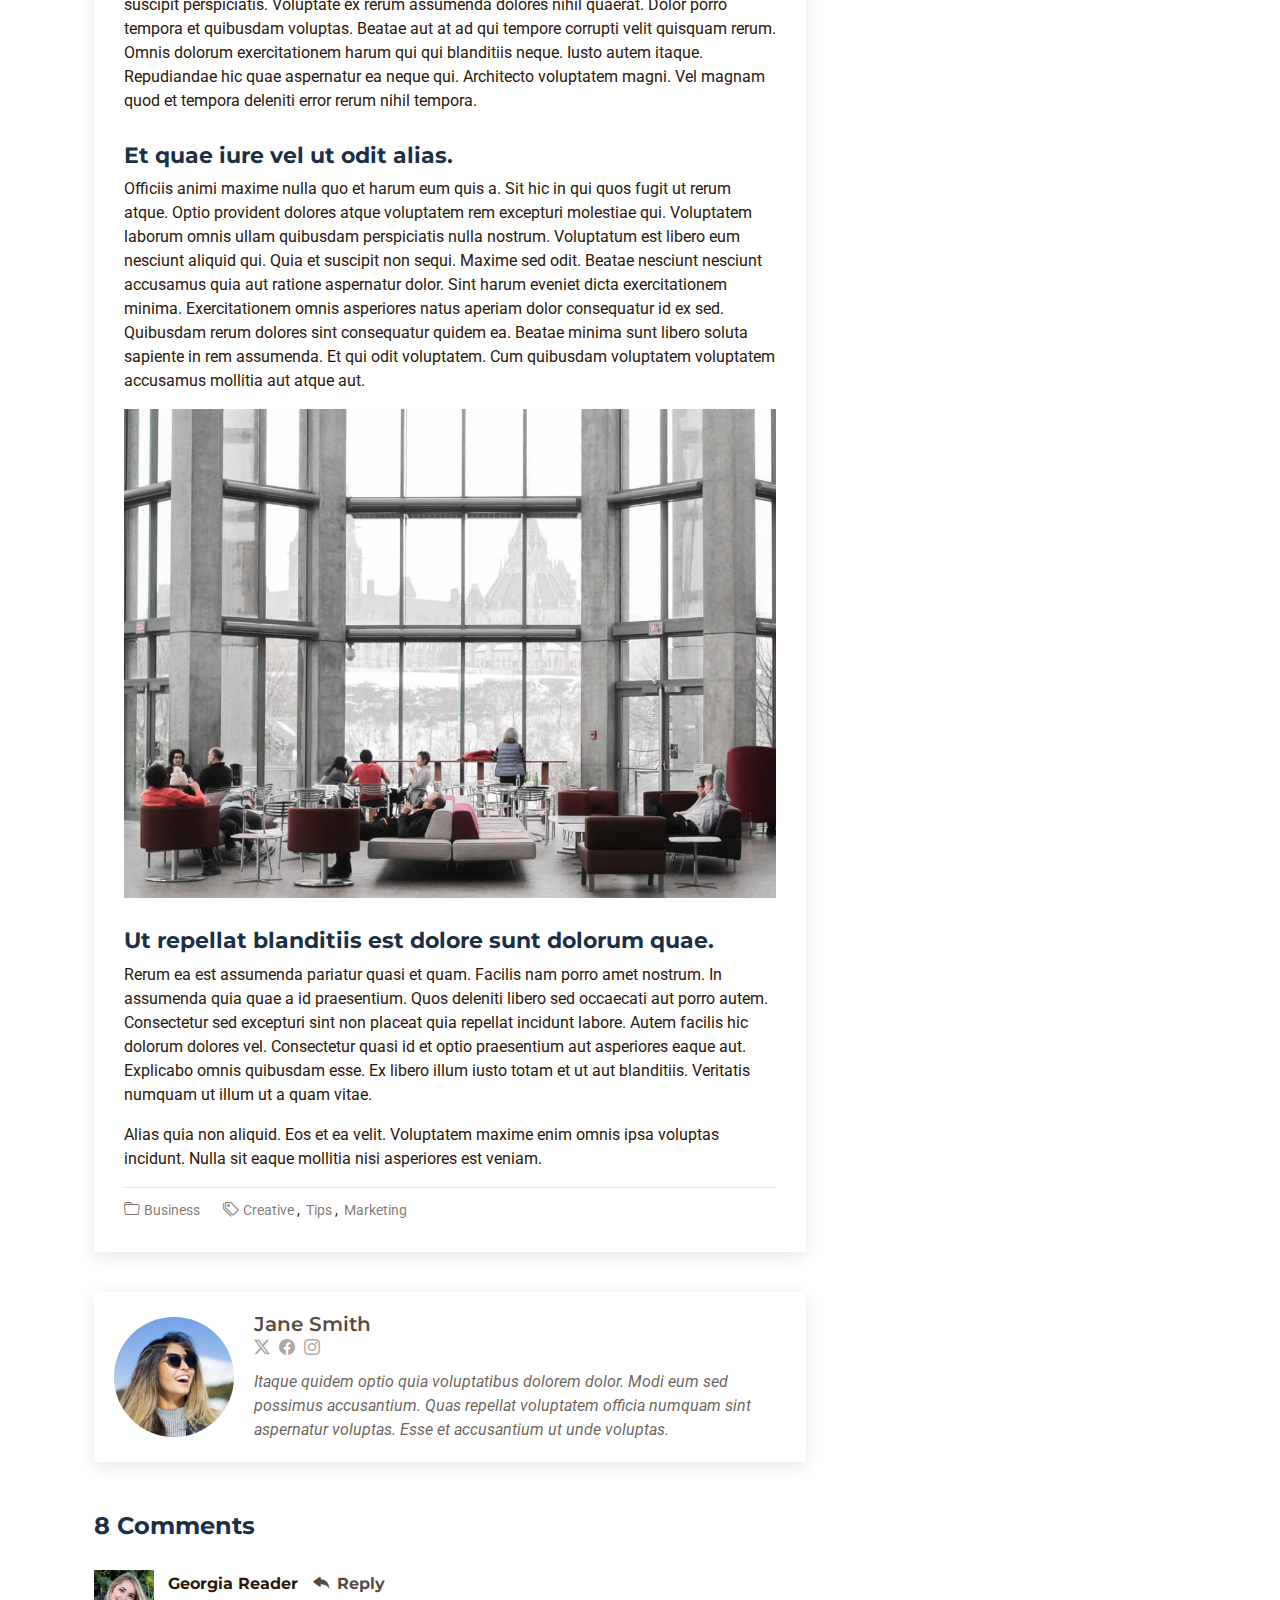
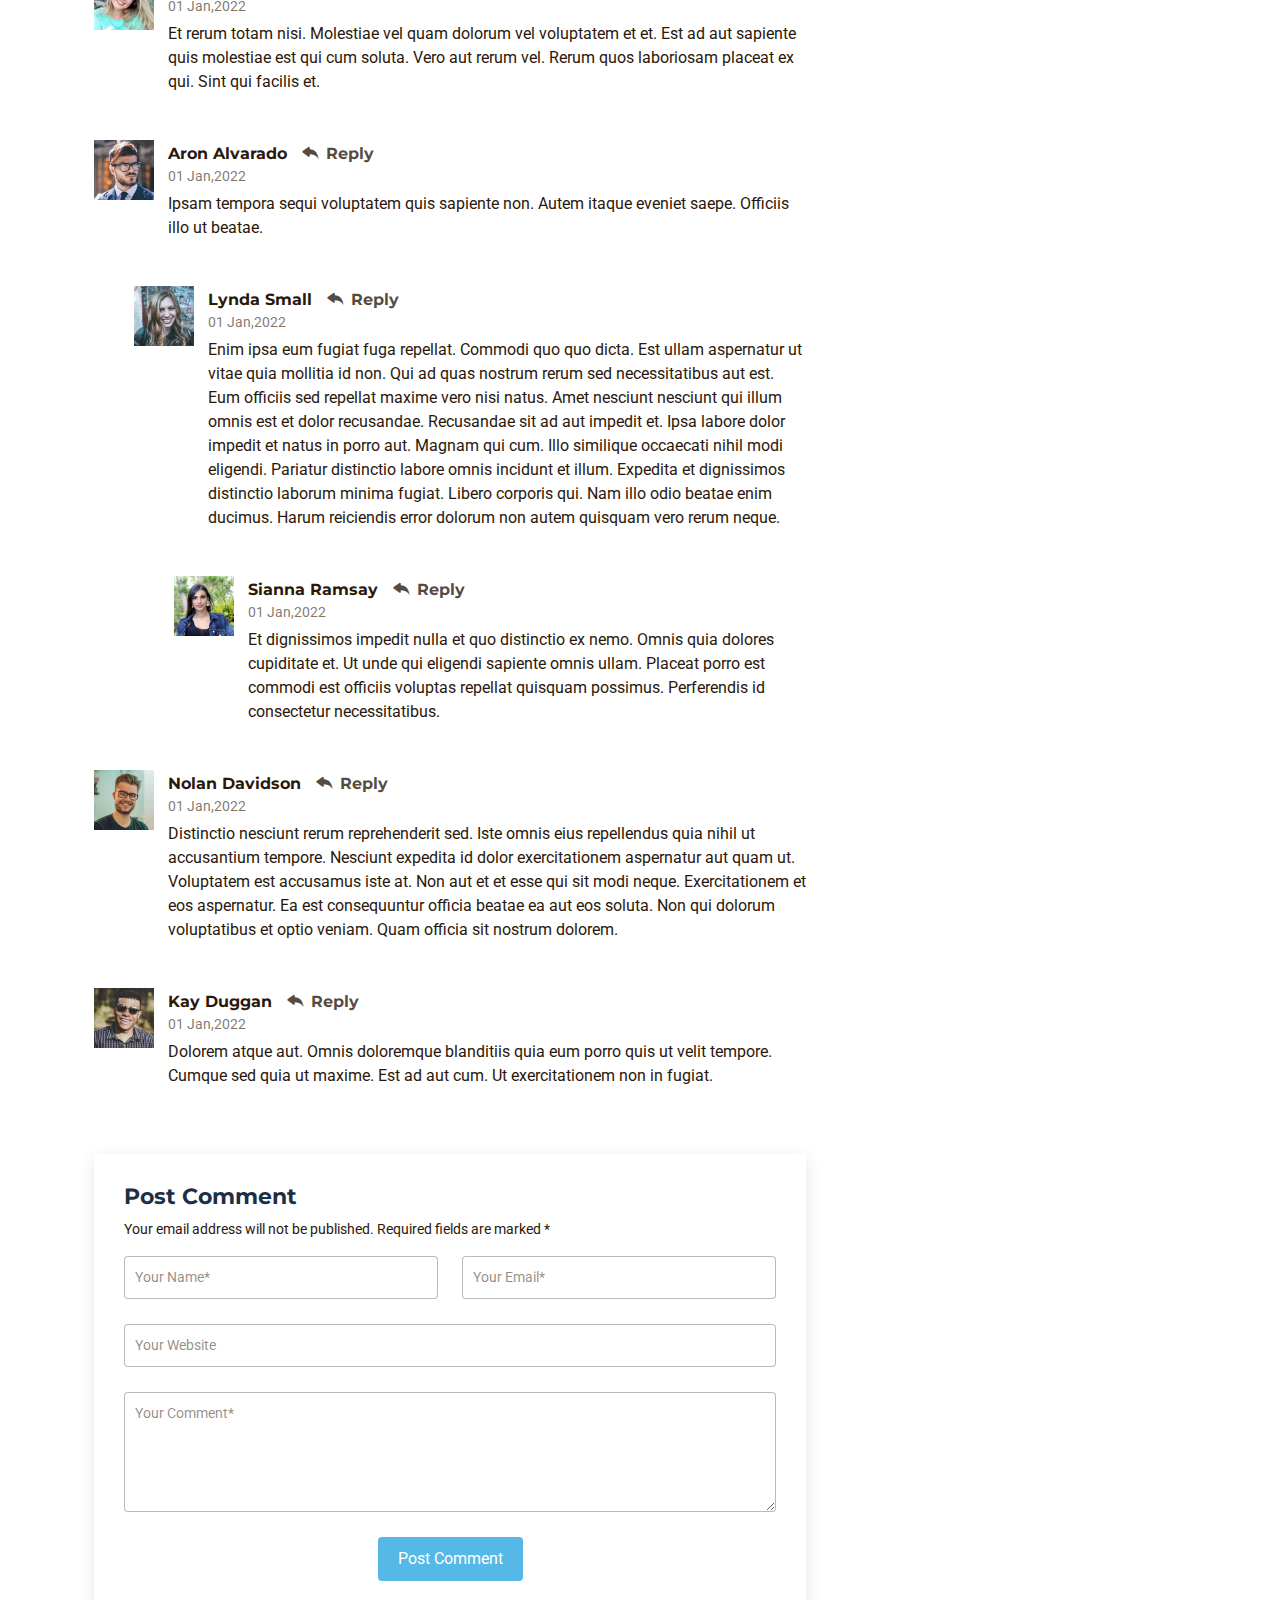
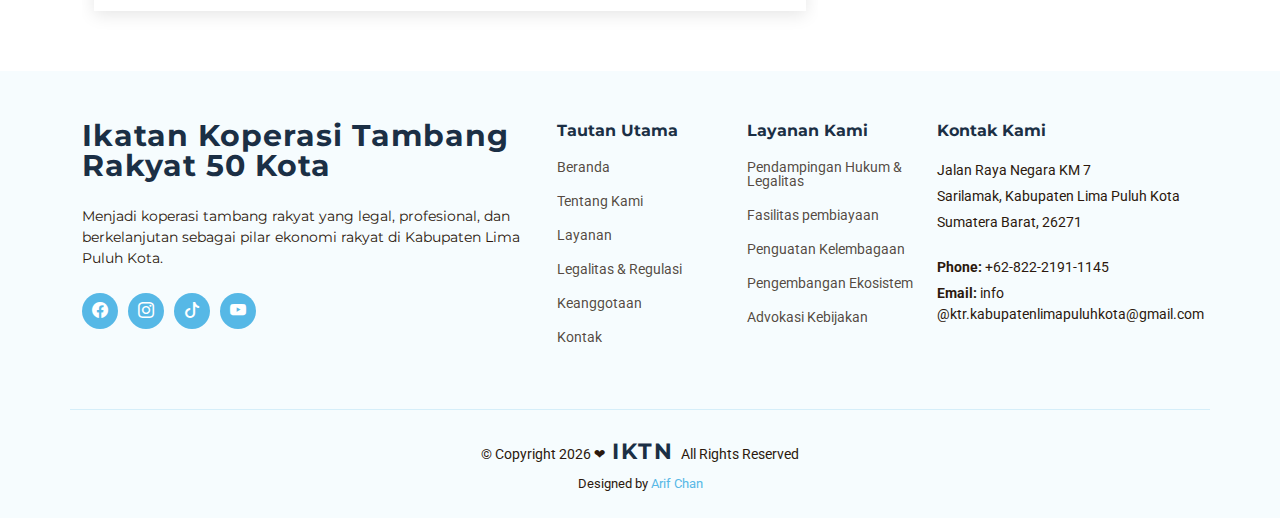
<file: blog-details.html>
<!DOCTYPE html>
<html lang="en">

<head>
  <meta charset="utf-8">
  <meta content="width=device-width, initial-scale=1.0" name="viewport">
  <title>Koperasi Tambang Rakyat 50Kota</title>
  <meta name="description" content="">
  <meta name="keywords" content="">

  <!-- Favicons -->
  <link href="assets/img/favicon3.png" rel="icon">
  <link href="assets/img/apple-touch-icon.png" rel="apple-touch-icon">

  <!-- Fonts -->
  <link href="https://fonts.googleapis.com" rel="preconnect">
  <link href="https://fonts.gstatic.com" rel="preconnect" crossorigin>
  <link href="https://fonts.googleapis.com/css2?family=Roboto:ital,wght@0,100;0,300;0,400;0,500;0,700;0,900;1,100;1,300;1,400;1,500;1,700;1,900&family=Montserrat:ital,wght@0,100;0,200;0,300;0,400;0,500;0,600;0,700;0,800;0,900;1,100;1,200;1,300;1,400;1,500;1,600;1,700;1,800;1,900&family=Raleway:ital,wght@0,100;0,200;0,300;0,400;0,500;0,600;0,700;0,800;0,900;1,100;1,200;1,300;1,400;1,500;1,600;1,700;1,800;1,900&display=swap" rel="stylesheet">

  <!-- Vendor CSS Files -->
  <link href="assets/vendor/bootstrap/css/bootstrap.min.css" rel="stylesheet">
  <link href="assets/vendor/bootstrap-icons/bootstrap-icons.css" rel="stylesheet">
  <link href="assets/vendor/aos/aos.css" rel="stylesheet">
  <link href="assets/vendor/glightbox/css/glightbox.min.css" rel="stylesheet">
  <link href="assets/vendor/swiper/swiper-bundle.min.css" rel="stylesheet">

  <!-- Main CSS File -->
  <link href="assets/css/main.css" rel="stylesheet">

</head>

<body class="blog-details-page">

  <header id="header" class="header d-flex align-items-center fixed-top">
    <div class="container-fluid container-xl position-relative d-flex align-items-center justify-content-between">

      <a href="index.html" class="logo d-flex align-items-center">
            <img src="assets/img/favicon3.png" alt="Logo" class="logo-img-big">
        <h1 class="sitename">IKTR 50KOTA</h1>
      </a>

      <nav id="navmenu" class="navmenu">
        <ul>
          <li><a href="index.html">Beranda<br></a></li>
          <li><a href="about.html">Tentang Kami</a></li>
          <li><a href="services.html">Layanan</a></li>
          <li><a href="portfolio.html">Legalitas & Regulasi</a></li>
          <li><a href="team.html">Keanggotaan</a></li>
          <li><a href="blog.html" class="active">Berita & Informasi</a></li>
          <li><a href="contact.html">Kontak</a></li>
        </ul>
        <i class="mobile-nav-toggle d-xl-none bi bi-list"></i>
      </nav>

    </div>
  </header>

  <main class="main">

    <!-- Page Title -->
    <div class="page-title dark-background" data-aos="fade" style="background-image: url(assets/img/blog-page-title-bg.jpg);">
      <div class="container">
        <h1>Blog Details</h1>
        <nav class="breadcrumbs">
          <ol>
            <li><a href="index.html">Home</a></li>
            <li class="current">Blog Details</li>
          </ol>
        </nav>
      </div>
    </div><!-- End Page Title -->

    <div class="container">
      <div class="row">

        <div class="col-lg-8">

          <!-- Blog Details Section -->
          <section id="blog-details" class="blog-details section">
            <div class="container">

              <article class="article">

                <div class="post-img">
                  <img src="assets/img/blog/blog-1.jpg" alt="" class="img-fluid">
                </div>

                <h2 class="title">Dolorum optio tempore voluptas dignissimos cumque fuga qui quibusdam quia</h2>

                <div class="meta-top">
                  <ul>
                    <li class="d-flex align-items-center"><i class="bi bi-person"></i> <a href="blog-details.html">John Doe</a></li>
                    <li class="d-flex align-items-center"><i class="bi bi-clock"></i> <a href="blog-details.html"><time datetime="2020-01-01">Jan 1, 2022</time></a></li>
                    <li class="d-flex align-items-center"><i class="bi bi-chat-dots"></i> <a href="blog-details.html">12 Comments</a></li>
                  </ul>
                </div><!-- End meta top -->

                <div class="content">
                  <p>
                    Similajdadakwdhalajwdaaaique neque nam consequuntur ad non maxime aliquam quas. Quibusdam animi praesentium. Aliquam et laboriosam eius aut nostrum quidem aliquid dicta.
                    Et eveniet enim. Qui velit est ea dolorem doloremque deleniti aperiam unde soluta. Est cum et quod quos aut ut et sit sunt. Voluptate porro consequatur assumenda perferendis dolore.
                  </p>

                  <p>
                    Sit repellat hic cupiditate hic ut nemo. Quis nihil sunt non reiciendis. Sequi in accusamus harum vel aspernatur. Excepturi numquam nihil cumque odio. Et voluptate cupiditate.
                  </p>

                  <blockquote>
                    <p>
                      Et vero doloremque tempore voluptatem ratione vel aut. Deleniti sunt animi aut. Aut eos aliquam doloribus minus autem quos.
                    </p>
                  </blockquote>

                  <p>
                    Sed quo laboriosam qui architecto. Occaecati repellendus omnis dicta inventore tempore provident voluptas mollitia aliquid. Id repellendus quia. Asperiores nihil magni dicta est suscipit perspiciatis. Voluptate ex rerum assumenda dolores nihil quaerat.
                    Dolor porro tempora et quibusdam voluptas. Beatae aut at ad qui tempore corrupti velit quisquam rerum. Omnis dolorum exercitationem harum qui qui blanditiis neque.
                    Iusto autem itaque. Repudiandae hic quae aspernatur ea neque qui. Architecto voluptatem magni. Vel magnam quod et tempora deleniti error rerum nihil tempora.
                  </p>

                  <h3>Et quae iure vel ut odit alias.</h3>
                  <p>
                    Officiis animi maxime nulla quo et harum eum quis a. Sit hic in qui quos fugit ut rerum atque. Optio provident dolores atque voluptatem rem excepturi molestiae qui. Voluptatem laborum omnis ullam quibusdam perspiciatis nulla nostrum. Voluptatum est libero eum nesciunt aliquid qui.
                    Quia et suscipit non sequi. Maxime sed odit. Beatae nesciunt nesciunt accusamus quia aut ratione aspernatur dolor. Sint harum eveniet dicta exercitationem minima. Exercitationem omnis asperiores natus aperiam dolor consequatur id ex sed. Quibusdam rerum dolores sint consequatur quidem ea.
                    Beatae minima sunt libero soluta sapiente in rem assumenda. Et qui odit voluptatem. Cum quibusdam voluptatem voluptatem accusamus mollitia aut atque aut.
                  </p>
                  <img src="assets/img/blog/blog-inside-post.jpg" class="img-fluid" alt="">

                  <h3>Ut repellat blanditiis est dolore sunt dolorum quae.</h3>
                  <p>
                    Rerum ea est assumenda pariatur quasi et quam. Facilis nam porro amet nostrum. In assumenda quia quae a id praesentium. Quos deleniti libero sed occaecati aut porro autem. Consectetur sed excepturi sint non placeat quia repellat incidunt labore. Autem facilis hic dolorum dolores vel.
                    Consectetur quasi id et optio praesentium aut asperiores eaque aut. Explicabo omnis quibusdam esse. Ex libero illum iusto totam et ut aut blanditiis. Veritatis numquam ut illum ut a quam vitae.
                  </p>
                  <p>
                    Alias quia non aliquid. Eos et ea velit. Voluptatem maxime enim omnis ipsa voluptas incidunt. Nulla sit eaque mollitia nisi asperiores est veniam.
                  </p>

                </div><!-- End post content -->

                <div class="meta-bottom">
                  <i class="bi bi-folder"></i>
                  <ul class="cats">
                    <li><a href="#">Business</a></li>
                  </ul>

                  <i class="bi bi-tags"></i>
                  <ul class="tags">
                    <li><a href="#">Creative</a></li>
                    <li><a href="#">Tips</a></li>
                    <li><a href="#">Marketing</a></li>
                  </ul>
                </div><!-- End meta bottom -->

              </article>

            </div>
          </section><!-- /Blog Details Section -->

          <!-- Blog Author Section -->
          <section id="blog-author" class="blog-author section">

            <div class="container">
              <div class="author-container d-flex align-items-center">
                <img src="assets/img/blog/blog-author.jpg" class="rounded-circle flex-shrink-0" alt="">
                <div>
                  <h4>Jane Smith</h4>
                  <div class="social-links">
                    <a href="https://x.com/#"><i class="bi bi-twitter-x"></i></a>
                    <a href="https://facebook.com/#"><i class="bi bi-facebook"></i></a>
                    <a href="https://instagram.com/#"><i class="biu bi-instagram"></i></a>
                  </div>
                  <p>
                    Itaque quidem optio quia voluptatibus dolorem dolor. Modi eum sed possimus accusantium. Quas repellat voluptatem officia numquam sint aspernatur voluptas. Esse et accusantium ut unde voluptas.
                  </p>
                </div>
              </div>
            </div>

          </section><!-- /Blog Author Section -->

          <!-- Blog Comments Section -->
          <section id="blog-comments" class="blog-comments section">

            <div class="container">

              <h4 class="comments-count">8 Comments</h4>

              <div id="comment-1" class="comment">
                <div class="d-flex">
                  <div class="comment-img"><img src="assets/img/blog/comments-1.jpg" alt=""></div>
                  <div>
                    <h5><a href="">Georgia Reader</a> <a href="#" class="reply"><i class="bi bi-reply-fill"></i> Reply</a></h5>
                    <time datetime="2020-01-01">01 Jan,2022</time>
                    <p>
                      Et rerum totam nisi. Molestiae vel quam dolorum vel voluptatem et et. Est ad aut sapiente quis molestiae est qui cum soluta.
                      Vero aut rerum vel. Rerum quos laboriosam placeat ex qui. Sint qui facilis et.
                    </p>
                  </div>
                </div>
              </div><!-- End comment #1 -->

              <div id="comment-2" class="comment">
                <div class="d-flex">
                  <div class="comment-img"><img src="assets/img/blog/comments-2.jpg" alt=""></div>
                  <div>
                    <h5><a href="">Aron Alvarado</a> <a href="#" class="reply"><i class="bi bi-reply-fill"></i> Reply</a></h5>
                    <time datetime="2020-01-01">01 Jan,2022</time>
                    <p>
                      Ipsam tempora sequi voluptatem quis sapiente non. Autem itaque eveniet saepe. Officiis illo ut beatae.
                    </p>
                  </div>
                </div>

                <div id="comment-reply-1" class="comment comment-reply">
                  <div class="d-flex">
                    <div class="comment-img"><img src="assets/img/blog/comments-3.jpg" alt=""></div>
                    <div>
                      <h5><a href="">Lynda Small</a> <a href="#" class="reply"><i class="bi bi-reply-fill"></i> Reply</a></h5>
                      <time datetime="2020-01-01">01 Jan,2022</time>
                      <p>
                        Enim ipsa eum fugiat fuga repellat. Commodi quo quo dicta. Est ullam aspernatur ut vitae quia mollitia id non. Qui ad quas nostrum rerum sed necessitatibus aut est. Eum officiis sed repellat maxime vero nisi natus. Amet nesciunt nesciunt qui illum omnis est et dolor recusandae.

                        Recusandae sit ad aut impedit et. Ipsa labore dolor impedit et natus in porro aut. Magnam qui cum. Illo similique occaecati nihil modi eligendi. Pariatur distinctio labore omnis incidunt et illum. Expedita et dignissimos distinctio laborum minima fugiat.

                        Libero corporis qui. Nam illo odio beatae enim ducimus. Harum reiciendis error dolorum non autem quisquam vero rerum neque.
                      </p>
                    </div>
                  </div>

                  <div id="comment-reply-2" class="comment comment-reply">
                    <div class="d-flex">
                      <div class="comment-img"><img src="assets/img/blog/comments-4.jpg" alt=""></div>
                      <div>
                        <h5><a href="">Sianna Ramsay</a> <a href="#" class="reply"><i class="bi bi-reply-fill"></i> Reply</a></h5>
                        <time datetime="2020-01-01">01 Jan,2022</time>
                        <p>
                          Et dignissimos impedit nulla et quo distinctio ex nemo. Omnis quia dolores cupiditate et. Ut unde qui eligendi sapiente omnis ullam. Placeat porro est commodi est officiis voluptas repellat quisquam possimus. Perferendis id consectetur necessitatibus.
                        </p>
                      </div>
                    </div>

                  </div><!-- End comment reply #2-->

                </div><!-- End comment reply #1-->

              </div><!-- End comment #2-->

              <div id="comment-3" class="comment">
                <div class="d-flex">
                  <div class="comment-img"><img src="assets/img/blog/comments-5.jpg" alt=""></div>
                  <div>
                    <h5><a href="">Nolan Davidson</a> <a href="#" class="reply"><i class="bi bi-reply-fill"></i> Reply</a></h5>
                    <time datetime="2020-01-01">01 Jan,2022</time>
                    <p>
                      Distinctio nesciunt rerum reprehenderit sed. Iste omnis eius repellendus quia nihil ut accusantium tempore. Nesciunt expedita id dolor exercitationem aspernatur aut quam ut. Voluptatem est accusamus iste at.
                      Non aut et et esse qui sit modi neque. Exercitationem et eos aspernatur. Ea est consequuntur officia beatae ea aut eos soluta. Non qui dolorum voluptatibus et optio veniam. Quam officia sit nostrum dolorem.
                    </p>
                  </div>
                </div>

              </div><!-- End comment #3 -->

              <div id="comment-4" class="comment">
                <div class="d-flex">
                  <div class="comment-img"><img src="assets/img/blog/comments-6.jpg" alt=""></div>
                  <div>
                    <h5><a href="">Kay Duggan</a> <a href="#" class="reply"><i class="bi bi-reply-fill"></i> Reply</a></h5>
                    <time datetime="2020-01-01">01 Jan,2022</time>
                    <p>
                      Dolorem atque aut. Omnis doloremque blanditiis quia eum porro quis ut velit tempore. Cumque sed quia ut maxime. Est ad aut cum. Ut exercitationem non in fugiat.
                    </p>
                  </div>
                </div>

              </div><!-- End comment #4 -->

            </div>

          </section><!-- /Blog Comments Section -->

          <!-- Comment Form Section -->
          <section id="comment-form" class="comment-form section">
            <div class="container">

              <form action="">

                <h4>Post Comment</h4>
                <p>Your email address will not be published. Required fields are marked * </p>
                <div class="row">
                  <div class="col-md-6 form-group">
                    <input name="name" type="text" class="form-control" placeholder="Your Name*">
                  </div>
                  <div class="col-md-6 form-group">
                    <input name="email" type="text" class="form-control" placeholder="Your Email*">
                  </div>
                </div>
                <div class="row">
                  <div class="col form-group">
                    <input name="website" type="text" class="form-control" placeholder="Your Website">
                  </div>
                </div>
                <div class="row">
                  <div class="col form-group">
                    <textarea name="comment" class="form-control" placeholder="Your Comment*"></textarea>
                  </div>
                </div>

                <div class="text-center">
                  <button type="submit" class="btn btn-primary">Post Comment</button>
                </div>

              </form>

            </div>
          </section><!-- /Comment Form Section -->

        </div>

        <div class="col-lg-4 sidebar">

          <div class="widgets-container">

            <!-- Search Widget -->
            <div class="search-widget widget-item">

              <h3 class="widget-title">Search</h3>
              <form action="">
                <input type="text">
                <button type="submit" title="Search"><i class="bi bi-search"></i></button>
              </form>

            </div><!--/Search Widget -->

            <!-- Categories Widget -->
            <div class="categories-widget widget-item">

              <h3 class="widget-title">Categories</h3>
              <ul class="mt-3">
                <li><a href="#">General <span>(25)</span></a></li>
                <li><a href="#">Lifestyle <span>(12)</span></a></li>
                <li><a href="#">Travel <span>(5)</span></a></li>
                <li><a href="#">Design <span>(22)</span></a></li>
                <li><a href="#">Creative <span>(8)</span></a></li>
                <li><a href="#">Educaion <span>(14)</span></a></li>
              </ul>

            </div><!--/Categories Widget -->

            <!-- Recent Posts Widget -->
            <div class="recent-posts-widget widget-item">

              <h3 class="widget-title">Recent Posts</h3>

              <div class="post-item">
                <img src="assets/img/blog/blog-recent-1.jpg" alt="" class="flex-shrink-0">
                <div>
                  <h4><a href="blog-details.html">Nihil blanditiis at in nihil autem</a></h4>
                  <time datetime="2020-01-01">Jan 1, 2020</time>
                </div>
              </div><!-- End recent post item-->

              <div class="post-item">
                <img src="assets/img/blog/blog-recent-2.jpg" alt="" class="flex-shrink-0">
                <div>
                  <h4><a href="blog-details.html">Quidem autem et impedit</a></h4>
                  <time datetime="2020-01-01">Jan 1, 2020</time>
                </div>
              </div><!-- End recent post item-->

              <div class="post-item">
                <img src="assets/img/blog/blog-recent-3.jpg" alt="" class="flex-shrink-0">
                <div>
                  <h4><a href="blog-details.html">Id quia et et ut maxime similique occaecati ut</a></h4>
                  <time datetime="2020-01-01">Jan 1, 2020</time>
                </div>
              </div><!-- End recent post item-->

              <div class="post-item">
                <img src="assets/img/blog/blog-recent-4.jpg" alt="" class="flex-shrink-0">
                <div>
                  <h4><a href="blog-details.html">Laborum corporis quo dara net para</a></h4>
                  <time datetime="2020-01-01">Jan 1, 2020</time>
                </div>
              </div><!-- End recent post item-->

              <div class="post-item">
                <img src="assets/img/blog/blog-recent-5.jpg" alt="" class="flex-shrink-0">
                <div>
                  <h4><a href="blog-details.html">Et dolores corrupti quae illo quod dolor</a></h4>
                  <time datetime="2020-01-01">Jan 1, 2020</time>
                </div>
              </div><!-- End recent post item-->

            </div><!--/Recent Posts Widget -->

            <!-- Tags Widget -->
            <div class="tags-widget widget-item">

              <h3 class="widget-title">Tags</h3>
              <ul>
                <li><a href="#">App</a></li>
                <li><a href="#">IT</a></li>
                <li><a href="#">Business</a></li>
                <li><a href="#">Mac</a></li>
                <li><a href="#">Design</a></li>
                <li><a href="#">Office</a></li>
                <li><a href="#">Creative</a></li>
                <li><a href="#">Studio</a></li>
                <li><a href="#">Smart</a></li>
                <li><a href="#">Tips</a></li>
                <li><a href="#">Marketing</a></li>
              </ul>

            </div><!--/Tags Widget -->

          </div>

        </div>

      </div>
    </div>

  </main>

<footer id="footer" class="footer light-background">

    <div class="footer-top">
      <div class="container">
        <div class="row gy-4">
          <div class="col-lg-5 col-md-12 footer-about">
            <a href="index.html" class="logo d-flex align-items-center">
              <span class="sitename">Ikatan Koperasi Tambang Rakyat 50 Kota</span>
            </a>
            <p>Menjadi koperasi tambang rakyat yang legal, profesional, dan berkelanjutan sebagai pilar ekonomi rakyat di Kabupaten Lima Puluh Kota.</p>
            <div class="social-links d-flex mt-4">
                  <a href="https://www.facebook.com/armen.aw?locale=id_ID"><i class="bi bi-facebook"></i></a>
                  <a href="https://www.instagram.com/koperasitambangrakyat.liko/"><i class="bi bi-instagram"></i></a>
                  <a href="https://www.tiktok.com/@koperasitambangrakyat"><i class="bi bi-tiktok"></i></a>
                  <a href="https://www.youtube.com/@KoperasiTambangRakyatKabupaten"><i class="bi bi-youtube"></i></a>
            </div>
          </div>

          <div class="col-lg-2 col-6 footer-links">
            <h4>Tautan Utama</h4>
            <ul>
              <li><a href="index.html">Beranda</a></li>
              <li><a href="about.html">Tentang Kami</a></li>
              <li><a href="services.html">Layanan</a></li>
              <li><a href="portfolio.html">Legalitas & Regulasi</a></li>
              <li><a href="team.html">Keanggotaan</a></li>
              <li><a href="contact.html">Kontak</a></li>
            </ul>
          </div>

          <div class="col-lg-2 col-6 footer-links">
            <h4>Layanan Kami</h4>
            <ul>
              <li><a href="services.html">Pendampingan Hukum & Legalitas</a></li>
              <li><a href="services.html">Fasilitas pembiayaan</a></li>
              <li><a href="services.html">Penguatan Kelembagaan</a></li>
              <li><a href="services.html">Pengembangan Ekosistem</a></li>
              <li><a href="services.html">Advokasi Kebijakan</a></li>
            </ul>
          </div>

          <div class="col-lg-3 col-md-12 footer-contact text-center text-md-start">
            <h4>Kontak Kami</h4>
            <p>Jalan Raya Negara KM 7</p>
            <p>Sarilamak, Kabupaten Lima Puluh Kota</p>
            <p>Sumatera Barat, 26271</p>
            <p class="mt-4"><strong>Phone:</strong> <span>+62-822-2191-1145</span></p>
            <p><strong>Email:</strong> <span> info @ktr.kabupatenlimapuluhkota@gmail.com</span></p>
          </div>

    <div class="container copyright text-center">
      <p>© <span>Copyright 2026 ❤︎</span> <strong class="px-1 sitename">IKTN</strong> <span>All Rights Reserved</span></p>
      <div class="credits">
        Designed by <a href="https://bootstrapmade.com/">Arif Chan</a>
      </div>
    </div>

  </footer>

  <!-- Scroll Top -->
  <a href="#" id="scroll-top" class="scroll-top d-flex align-items-center justify-content-center"><i class="bi bi-arrow-up-short"></i></a>

  <!-- Preloader -->
  <div id="preloader"></div>

  <!-- Vendor JS Files -->
  <script src="assets/vendor/bootstrap/js/bootstrap.bundle.min.js"></script>
  <script src="assets/vendor/php-email-form/validate.js"></script>
  <script src="assets/vendor/aos/aos.js"></script>
  <script src="assets/vendor/glightbox/js/glightbox.min.js"></script>
  <script src="assets/vendor/swiper/swiper-bundle.min.js"></script>
  <script src="assets/vendor/imagesloaded/imagesloaded.pkgd.min.js"></script>
  <script src="assets/vendor/isotope-layout/isotope.pkgd.min.js"></script>

  <!-- Main JS File -->
  <script src="assets/js/main.js"></script>

</body>

</html>
</file>
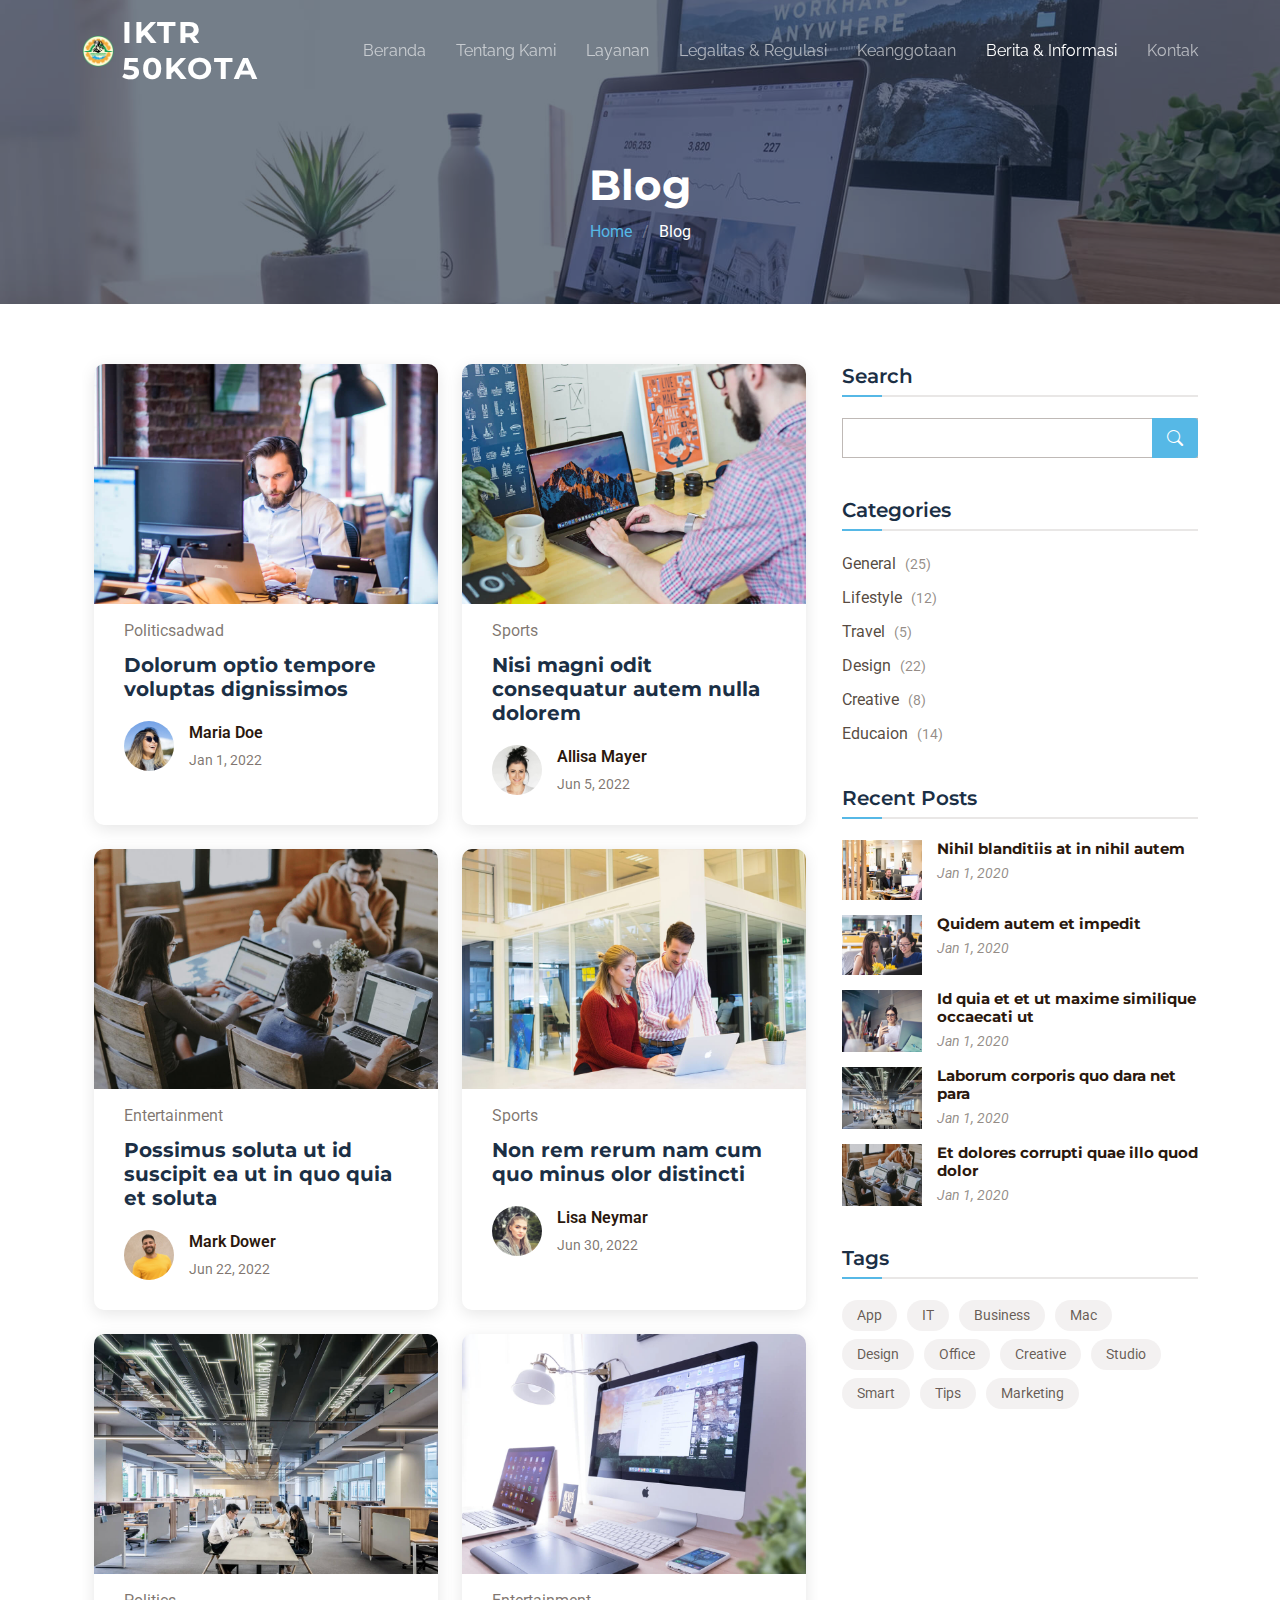
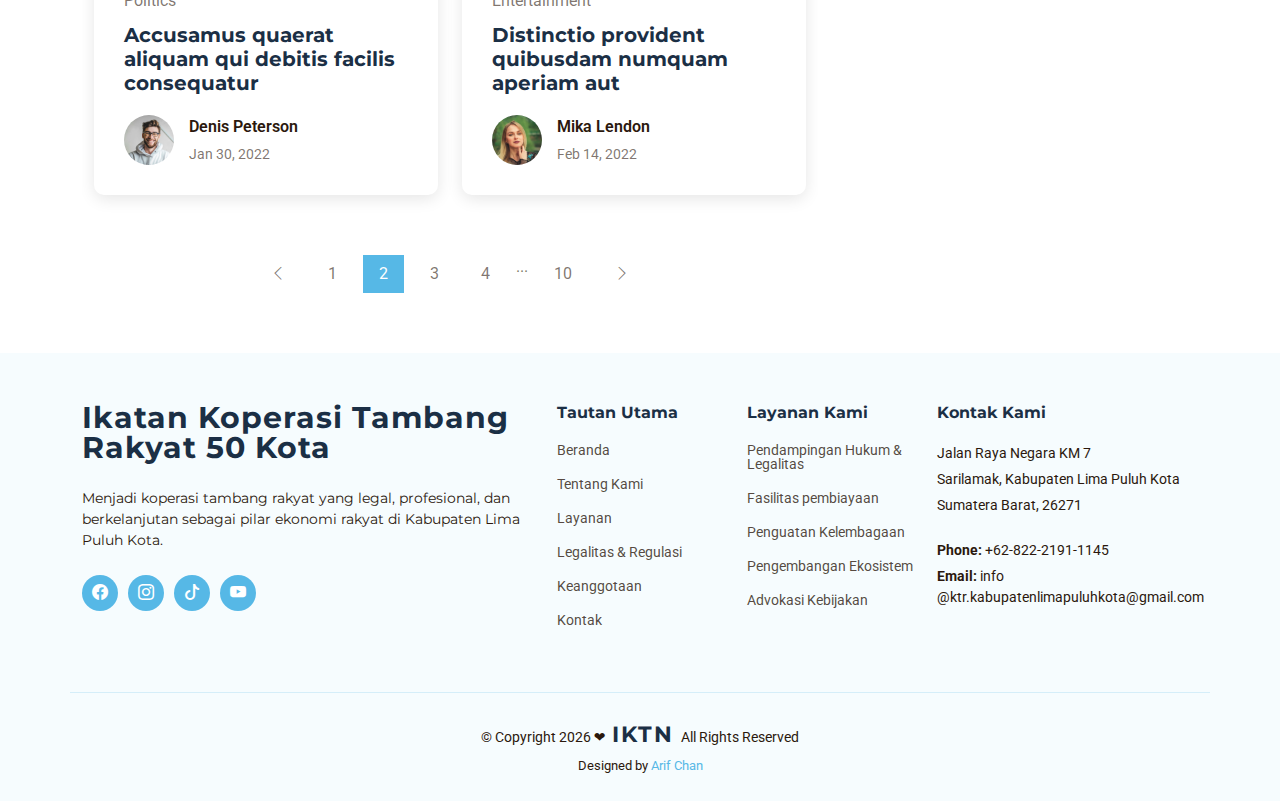
<file: blog.html>
<!DOCTYPE html>
<html lang="en">

<head>
  <meta charset="utf-8">
  <meta content="width=device-width, initial-scale=1.0" name="viewport">
  <title>Koperasi Tambang Rakyat 50Kota</title>
  <meta name="description" content="">
  <meta name="keywords" content="">

  <!-- Favicons -->
  <link href="assets/img/favicon3.png" rel="icon">
  <link href="assets/img/apple-touch-icon.png" rel="apple-touch-icon">

  <!-- Fonts -->
  <link href="https://fonts.googleapis.com" rel="preconnect">
  <link href="https://fonts.gstatic.com" rel="preconnect" crossorigin>
  <link href="https://fonts.googleapis.com/css2?family=Roboto:ital,wght@0,100;0,300;0,400;0,500;0,700;0,900;1,100;1,300;1,400;1,500;1,700;1,900&family=Montserrat:ital,wght@0,100;0,200;0,300;0,400;0,500;0,600;0,700;0,800;0,900;1,100;1,200;1,300;1,400;1,500;1,600;1,700;1,800;1,900&family=Raleway:ital,wght@0,100;0,200;0,300;0,400;0,500;0,600;0,700;0,800;0,900;1,100;1,200;1,300;1,400;1,500;1,600;1,700;1,800;1,900&display=swap" rel="stylesheet">

  <!-- Vendor CSS Files -->
  <link href="assets/vendor/bootstrap/css/bootstrap.min.css" rel="stylesheet">
  <link href="assets/vendor/bootstrap-icons/bootstrap-icons.css" rel="stylesheet">
  <link href="assets/vendor/aos/aos.css" rel="stylesheet">
  <link href="assets/vendor/glightbox/css/glightbox.min.css" rel="stylesheet">
  <link href="assets/vendor/swiper/swiper-bundle.min.css" rel="stylesheet">

  <!-- Main CSS File -->
  <link href="assets/css/main.css" rel="stylesheet">

</head>

<body class="blog-page">

  <header id="header" class="header d-flex align-items-center fixed-top">
    <div class="container-fluid container-xl position-relative d-flex align-items-center justify-content-between">

      <a href="index.html" class="logo d-flex align-items-center">
      <img src="assets/img/favicon3.png" alt="Logo" class="logo-img-big">
        <h1 class="sitename">IKTR 50KOTA</h1>
      </a>

      <nav id="navmenu" class="navmenu">
        <ul>
          <li><a href="index.html">Beranda<br></a></li>
          <li><a href="about.html">Tentang Kami</a></li>
          <li><a href="services.html">Layanan</a></li>
          <li><a href="portfolio.html">Legalitas & Regulasi</a></li>
          <li><a href="team.html">Keanggotaan</a></li>
          <li><a href="blog.html" class="active">Berita & Informasi</a></li>
          <li><a href="contact.html">Kontak</a></li>
        </ul>
        <i class="mobile-nav-toggle d-xl-none bi bi-list"></i>
      </nav>

    </div>
  </header>

  <main class="main">

    <!-- Page Title -->
    <div class="page-title dark-background" data-aos="fade" style="background-image: url(assets/img/blog-page-title-bg.jpg);">
      <div class="container">
        <h1>Blog</h1>
        <nav class="breadcrumbs">
          <ol>
            <li><a href="index.html">Home</a></li>
            <li class="current">Blog</li>
          </ol>
        </nav>
      </div>
    </div><!-- End Page Title -->

    <div class="container">
      <div class="row">

        <div class="col-lg-8">

          <!-- Blog Posts Section -->
          <section id="blog-posts" class="blog-posts section">

            <div class="container">
              <div class="row gy-4">

                <div class="col-lg-6">
                  <article>

                    <div class="post-img">
                      <img src="assets/img/blog/blog-1.jpg" alt="" class="img-fluid">
                    </div>

                    <p class="post-category">Politicsadwad</p>

                    <h2 class="title">
                      <a href="blog-details.html">Dolorum optio tempore voluptas dignissimos</a>
                    </h2>

                    <div class="d-flex align-items-center">
                      <img src="assets/img/blog/blog-author.jpg" alt="" class="img-fluid post-author-img flex-shrink-0">
                      <div class="post-meta">
                        <p class="post-author">Maria Doe</p>
                        <p class="post-date">
                          <time datetime="2022-01-01">Jan 1, 2022</time>
                        </p>
                      </div>
                    </div>

                  </article>
                </div><!-- End post list item -->

                <div class="col-lg-6">
                  <article>

                    <div class="post-img">
                      <img src="assets/img/blog/blog-2.jpg" alt="" class="img-fluid">
                    </div>

                    <p class="post-category">Sports</p>

                    <h2 class="title">
                      <a href="blog-details.html">Nisi magni odit consequatur autem nulla dolorem</a>
                    </h2>

                    <div class="d-flex align-items-center">
                      <img src="assets/img/blog/blog-author-2.jpg" alt="" class="img-fluid post-author-img flex-shrink-0">
                      <div class="post-meta">
                        <p class="post-author">Allisa Mayer</p>
                        <p class="post-date">
                          <time datetime="2022-01-01">Jun 5, 2022</time>
                        </p>
                      </div>
                    </div>

                  </article>
                </div><!-- End post list item -->

                <div class="col-lg-6">
                  <article>

                    <div class="post-img">
                      <img src="assets/img/blog/blog-3.jpg" alt="" class="img-fluid">
                    </div>

                    <p class="post-category">Entertainment</p>

                    <h2 class="title">
                      <a href="blog-details.html">Possimus soluta ut id suscipit ea ut in quo quia et soluta</a>
                    </h2>

                    <div class="d-flex align-items-center">
                      <img src="assets/img/blog/blog-author-3.jpg" alt="" class="img-fluid post-author-img flex-shrink-0">
                      <div class="post-meta">
                        <p class="post-author">Mark Dower</p>
                        <p class="post-date">
                          <time datetime="2022-01-01">Jun 22, 2022</time>
                        </p>
                      </div>
                    </div>

                  </article>
                </div><!-- End post list item -->

                <div class="col-lg-6">
                  <article>

                    <div class="post-img">
                      <img src="assets/img/blog/blog-4.jpg" alt="" class="img-fluid">
                    </div>

                    <p class="post-category">Sports</p>

                    <h2 class="title">
                      <a href="blog-details.html">Non rem rerum nam cum quo minus olor distincti</a>
                    </h2>

                    <div class="d-flex align-items-center">
                      <img src="assets/img/blog/blog-author-4.jpg" alt="" class="img-fluid post-author-img flex-shrink-0">
                      <div class="post-meta">
                        <p class="post-author">Lisa Neymar</p>
                        <p class="post-date">
                          <time datetime="2022-01-01">Jun 30, 2022</time>
                        </p>
                      </div>
                    </div>

                  </article>
                </div><!-- End post list item -->

                <div class="col-lg-6">
                  <article>

                    <div class="post-img">
                      <img src="assets/img/blog/blog-5.jpg" alt="" class="img-fluid">
                    </div>

                    <p class="post-category">Politics</p>

                    <h2 class="title">
                      <a href="blog-details.html">Accusamus quaerat aliquam qui debitis facilis consequatur</a>
                    </h2>

                    <div class="d-flex align-items-center">
                      <img src="assets/img/blog/blog-author-5.jpg" alt="" class="img-fluid post-author-img flex-shrink-0">
                      <div class="post-meta">
                        <p class="post-author">Denis Peterson</p>
                        <p class="post-date">
                          <time datetime="2022-01-01">Jan 30, 2022</time>
                        </p>
                      </div>
                    </div>

                  </article>
                </div><!-- End post list item -->

                <div class="col-lg-6">
                  <article>

                    <div class="post-img">
                      <img src="assets/img/blog/blog-6.jpg" alt="" class="img-fluid">
                    </div>

                    <p class="post-category">Entertainment</p>

                    <h2 class="title">
                      <a href="blog-details.html">Distinctio provident quibusdam numquam aperiam aut</a>
                    </h2>

                    <div class="d-flex align-items-center">
                      <img src="assets/img/blog/blog-author-6.jpg" alt="" class="img-fluid post-author-img flex-shrink-0">
                      <div class="post-meta">
                        <p class="post-author">Mika Lendon</p>
                        <p class="post-date">
                          <time datetime="2022-01-01">Feb 14, 2022</time>
                        </p>
                      </div>
                    </div>

                  </article>
                </div><!-- End post list item -->

              </div>
            </div>

          </section><!-- /Blog Posts Section -->

          <!-- Blog Pagination Section -->
          <section id="blog-pagination" class="blog-pagination section">

            <div class="container">
              <div class="d-flex justify-content-center">
                <ul>
                  <li><a href="#"><i class="bi bi-chevron-left"></i></a></li>
                  <li><a href="#">1</a></li>
                  <li><a href="#" class="active">2</a></li>
                  <li><a href="#">3</a></li>
                  <li><a href="#">4</a></li>
                  <li>...</li>
                  <li><a href="#">10</a></li>
                  <li><a href="#"><i class="bi bi-chevron-right"></i></a></li>
                </ul>
              </div>
            </div>

          </section><!-- /Blog Pagination Section -->

        </div>

        <div class="col-lg-4 sidebar">

          <div class="widgets-container">

            <!-- Search Widget -->
            <div class="search-widget widget-item">

              <h3 class="widget-title">Search</h3>
              <form action="">
                <input type="text">
                <button type="submit" title="Search"><i class="bi bi-search"></i></button>
              </form>

            </div><!--/Search Widget -->

            <!-- Categories Widget -->
            <div class="categories-widget widget-item">

              <h3 class="widget-title">Categories</h3>
              <ul class="mt-3">
                <li><a href="#">General <span>(25)</span></a></li>
                <li><a href="#">Lifestyle <span>(12)</span></a></li>
                <li><a href="#">Travel <span>(5)</span></a></li>
                <li><a href="#">Design <span>(22)</span></a></li>
                <li><a href="#">Creative <span>(8)</span></a></li>
                <li><a href="#">Educaion <span>(14)</span></a></li>
              </ul>

            </div><!--/Categories Widget -->

            <!-- Recent Posts Widget -->
            <div class="recent-posts-widget widget-item">

              <h3 class="widget-title">Recent Posts</h3>

              <div class="post-item">
                <img src="assets/img/blog/blog-recent-1.jpg" alt="" class="flex-shrink-0">
                <div>
                  <h4><a href="blog-details.html">Nihil blanditiis at in nihil autem</a></h4>
                  <time datetime="2020-01-01">Jan 1, 2020</time>
                </div>
              </div><!-- End recent post item-->

              <div class="post-item">
                <img src="assets/img/blog/blog-recent-2.jpg" alt="" class="flex-shrink-0">
                <div>
                  <h4><a href="blog-details.html">Quidem autem et impedit</a></h4>
                  <time datetime="2020-01-01">Jan 1, 2020</time>
                </div>
              </div><!-- End recent post item-->

              <div class="post-item">
                <img src="assets/img/blog/blog-recent-3.jpg" alt="" class="flex-shrink-0">
                <div>
                  <h4><a href="blog-details.html">Id quia et et ut maxime similique occaecati ut</a></h4>
                  <time datetime="2020-01-01">Jan 1, 2020</time>
                </div>
              </div><!-- End recent post item-->

              <div class="post-item">
                <img src="assets/img/blog/blog-recent-4.jpg" alt="" class="flex-shrink-0">
                <div>
                  <h4><a href="blog-details.html">Laborum corporis quo dara net para</a></h4>
                  <time datetime="2020-01-01">Jan 1, 2020</time>
                </div>
              </div><!-- End recent post item-->

              <div class="post-item">
                <img src="assets/img/blog/blog-recent-5.jpg" alt="" class="flex-shrink-0">
                <div>
                  <h4><a href="blog-details.html">Et dolores corrupti quae illo quod dolor</a></h4>
                  <time datetime="2020-01-01">Jan 1, 2020</time>
                </div>
              </div><!-- End recent post item-->

            </div><!--/Recent Posts Widget -->

            <!-- Tags Widget -->
            <div class="tags-widget widget-item">

              <h3 class="widget-title">Tags</h3>
              <ul>
                <li><a href="#">App</a></li>
                <li><a href="#">IT</a></li>
                <li><a href="#">Business</a></li>
                <li><a href="#">Mac</a></li>
                <li><a href="#">Design</a></li>
                <li><a href="#">Office</a></li>
                <li><a href="#">Creative</a></li>
                <li><a href="#">Studio</a></li>
                <li><a href="#">Smart</a></li>
                <li><a href="#">Tips</a></li>
                <li><a href="#">Marketing</a></li>
              </ul>

            </div><!--/Tags Widget -->

          </div>

        </div>

      </div>
    </div>

  </main>

  <footer id="footer" class="footer light-background">

    <div class="footer-top">
      <div class="container">
        <div class="row gy-4">
          <div class="col-lg-5 col-md-12 footer-about">
            <a href="index.html" class="logo d-flex align-items-center">
              <span class="sitename">Ikatan Koperasi Tambang Rakyat 50 Kota</span>
            </a>
            <p>Menjadi koperasi tambang rakyat yang legal, profesional, dan berkelanjutan sebagai pilar ekonomi rakyat di Kabupaten Lima Puluh Kota.</p>
            <div class="social-links d-flex mt-4">
                  <a href="https://www.facebook.com/armen.aw?locale=id_ID"><i class="bi bi-facebook"></i></a>
                  <a href="https://www.instagram.com/koperasitambangrakyat.liko/"><i class="bi bi-instagram"></i></a>
                  <a href="https://www.tiktok.com/@koperasitambangrakyat"><i class="bi bi-tiktok"></i></a>
                  <a href="https://www.youtube.com/@KoperasiTambangRakyatKabupaten"><i class="bi bi-youtube"></i></a>
            </div>
          </div>

          <div class="col-lg-2 col-6 footer-links">
            <h4>Tautan Utama</h4>
            <ul>
              <li><a href="index.html">Beranda</a></li>
              <li><a href="about.html">Tentang Kami</a></li>
              <li><a href="services.html">Layanan</a></li>
              <li><a href="portfolio.html">Legalitas & Regulasi</a></li>
              <li><a href="team.html">Keanggotaan</a></li>
              <li><a href="contact.html">Kontak</a></li>
            </ul>
          </div>

          <div class="col-lg-2 col-6 footer-links">
            <h4>Layanan Kami</h4>
            <ul>
              <li><a href="services.html">Pendampingan Hukum & Legalitas</a></li>
              <li><a href="services.html">Fasilitas pembiayaan</a></li>
              <li><a href="services.html">Penguatan Kelembagaan</a></li>
              <li><a href="services.html">Pengembangan Ekosistem</a></li>
              <li><a href="services.html">Advokasi Kebijakan</a></li>
            </ul>
          </div>

          <div class="col-lg-3 col-md-12 footer-contact text-center text-md-start">
            <h4>Kontak Kami</h4>
            <p>Jalan Raya Negara KM 7</p>
            <p>Sarilamak, Kabupaten Lima Puluh Kota</p>
            <p>Sumatera Barat, 26271</p>
            <p class="mt-4"><strong>Phone:</strong> <span>+62-822-2191-1145</span></p>
            <p><strong>Email:</strong> <span> info @ktr.kabupatenlimapuluhkota@gmail.com</span></p>
          </div>

    <div class="container copyright text-center">
      <p>© <span>Copyright 2026 ❤︎</span> <strong class="px-1 sitename">IKTN</strong> <span>All Rights Reserved</span></p>
      <div class="credits">
        Designed by <a href="https://bootstrapmade.com/">Arif Chan</a>
      </div>
    </div>

  </footer>

  <!-- Scroll Top -->
  <a href="#" id="scroll-top" class="scroll-top d-flex align-items-center justify-content-center"><i class="bi bi-arrow-up-short"></i></a>

  <!-- Preloader -->
  <div id="preloader"></div>

  <!-- Vendor JS Files -->
  <script src="assets/vendor/bootstrap/js/bootstrap.bundle.min.js"></script>
  <script src="assets/vendor/php-email-form/validate.js"></script>
  <script src="assets/vendor/aos/aos.js"></script>
  <script src="assets/vendor/glightbox/js/glightbox.min.js"></script>
  <script src="assets/vendor/swiper/swiper-bundle.min.js"></script>
  <script src="assets/vendor/imagesloaded/imagesloaded.pkgd.min.js"></script>
  <script src="assets/vendor/isotope-layout/isotope.pkgd.min.js"></script>

  <!-- Main JS File -->
  <script src="assets/js/main.js"></script>

</body>

</html>
</file>
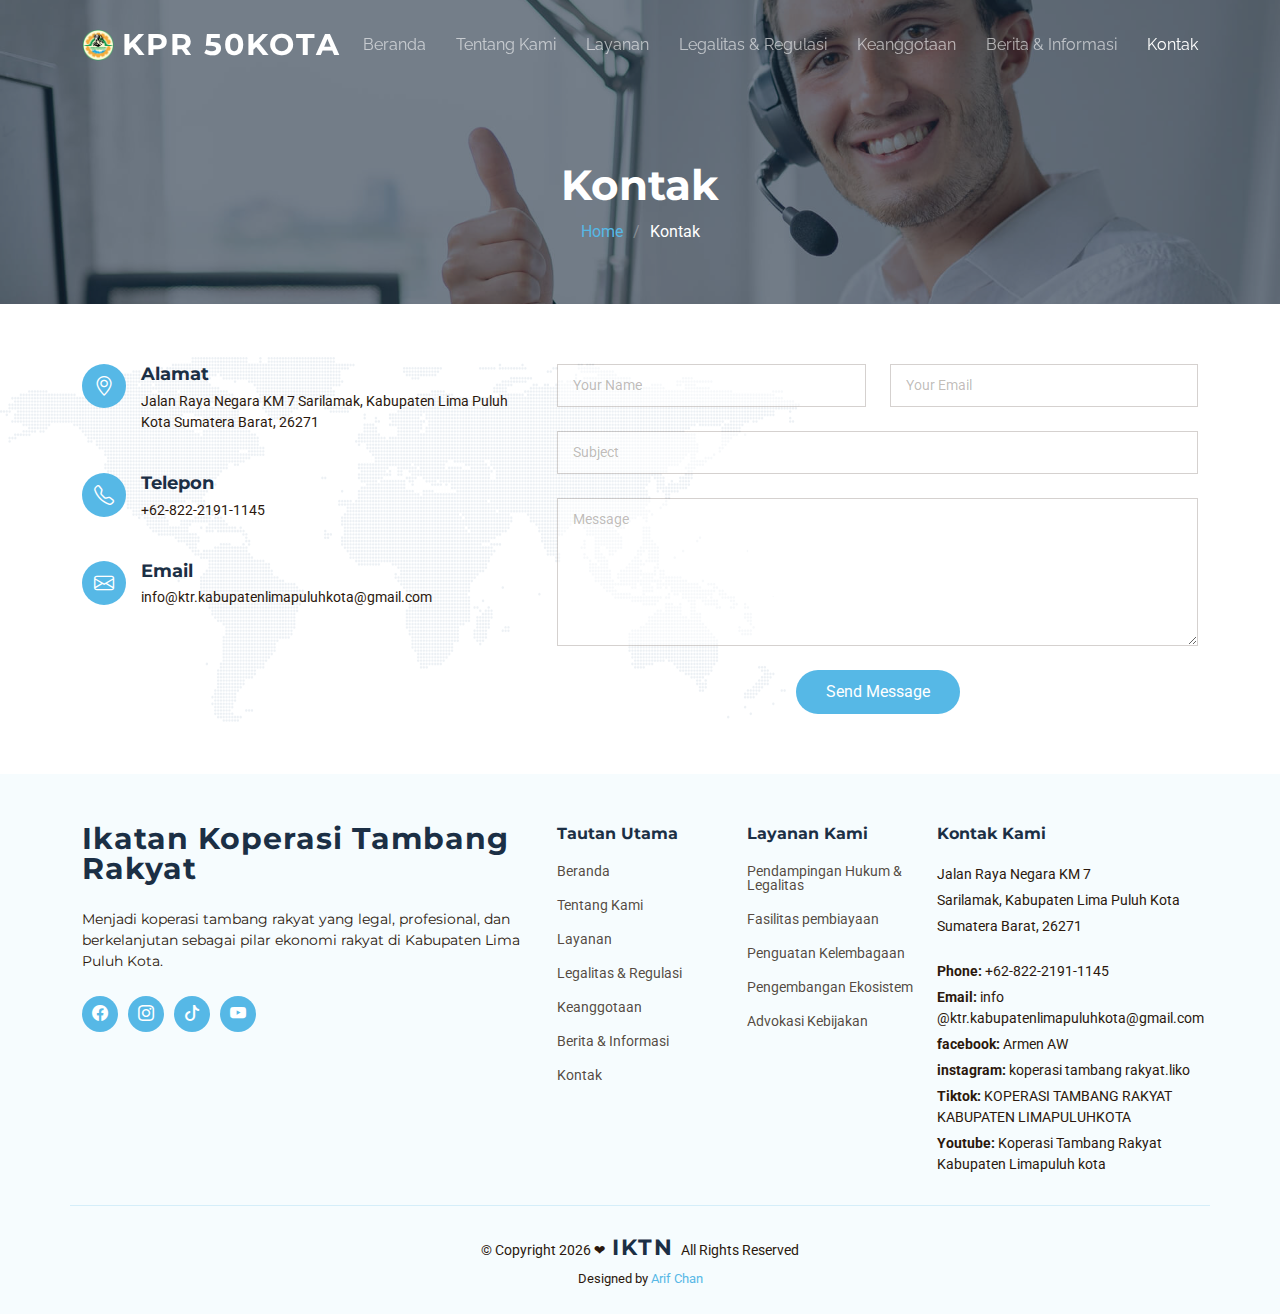
<file: contact.html>
<!DOCTYPE html>
<html lang="en">

<head>
  <meta charset="utf-8">
  <meta content="width=device-width, initial-scale=1.0" name="viewport">
  <title>Koperasi Tambang Rakyat 50Kota</title>
  <meta name="description" content="">
  <meta name="keywords" content="">

  <!-- Favicons -->
  <link href="assets/img/favicon3.png" rel="icon">
  <link href="assets/img/apple-touch-icon.png" rel="apple-touch-icon">

  <!-- Fonts -->
  <link href="https://fonts.googleapis.com" rel="preconnect">
  <link href="https://fonts.gstatic.com" rel="preconnect" crossorigin>
  <link href="https://fonts.googleapis.com/css2?family=Roboto:ital,wght@0,100;0,300;0,400;0,500;0,700;0,900;1,100;1,300;1,400;1,500;1,700;1,900&family=Montserrat:ital,wght@0,100;0,200;0,300;0,400;0,500;0,600;0,700;0,800;0,900;1,100;1,200;1,300;1,400;1,500;1,600;1,700;1,800;1,900&family=Raleway:ital,wght@0,100;0,200;0,300;0,400;0,500;0,600;0,700;0,800;0,900;1,100;1,200;1,300;1,400;1,500;1,600;1,700;1,800;1,900&display=swap" rel="stylesheet">

  <!-- Vendor CSS Files -->
  <link href="assets/vendor/bootstrap/css/bootstrap.min.css" rel="stylesheet">
  <link href="assets/vendor/bootstrap-icons/bootstrap-icons.css" rel="stylesheet">
  <link href="assets/vendor/aos/aos.css" rel="stylesheet">
  <link href="assets/vendor/glightbox/css/glightbox.min.css" rel="stylesheet">
  <link href="assets/vendor/swiper/swiper-bundle.min.css" rel="stylesheet">

  <!-- Main CSS File -->
  <link href="assets/css/main.css" rel="stylesheet">


</head>

<body class="contact-page">

  <header id="header" class="header d-flex align-items-center fixed-top">
    <div class="container-fluid container-xl position-relative d-flex align-items-center justify-content-between">

      <a href="index.html" class="logo d-flex align-items-center">
      <img src="assets/img/favicon3.png" alt="Logo" class="logo-img-big">
        <h1 class="sitename">KPR 50KOTA</h1>
      </a>

      <nav id="navmenu" class="navmenu">
        <ul>
          <li><a href="index.html">Beranda<br></a></li>
          <li><a href="about.html">Tentang Kami</a></li>
          <li><a href="services.html">Layanan</a></li>
          <li><a href="portfolio.html">Legalitas & Regulasi</a></li>
          <li><a href="team.html">Keanggotaan</a></li>
          <li><a href="blog.html">Berita & Informasi</a></li>
          <li><a href="contact.html" class="active">Kontak</a></li>
        </ul>
        <i class="mobile-nav-toggle d-xl-none bi bi-list"></i>
      </nav>

    </div>
  </header>

  <main class="main">

    <!-- Page Title -->
    <div class="page-title dark-background" data-aos="fade" style="background-image: url(assets/img/contact-page-title-bg.jpg);">
      <div class="container">
        <h1>Kontak</h1>
        <nav class="breadcrumbs">
          <ol>
            <li><a href="index.html">Home</a></li>
            <li class="current">Kontak</li>
          </ol>
        </nav>
      </div>
    </div><!-- End Page Title -->

    <!-- Contact Section -->
    <section id="contact" class="contact section">

      <div class="container position-relative" data-aos="fade-up" data-aos-delay="100">

        <div class="row gy-4">

          <div class="col-lg-5">
            <div class="info-item d-flex" data-aos="fade-up" data-aos-delay="200">
              <i class="bi bi-geo-alt flex-shrink-0"></i>
              <div>
                <h3>Alamat</h3>
                <p>Jalan Raya Negara KM 7
                  Sarilamak, Kabupaten Lima Puluh Kota
                  Sumatera Barat, 26271</p>
              </div>
            </div><!-- End Info Item -->

            <div class="info-item d-flex" data-aos="fade-up" data-aos-delay="300">
              <i class="bi bi-telephone flex-shrink-0"></i>
              <div>
                <h3>Telepon</h3>
                <p>+62-822-2191-1145</p>
              </div>
            </div><!-- End Info Item -->

            <div class="info-item d-flex" data-aos="fade-up" data-aos-delay="400">
              <i class="bi bi-envelope flex-shrink-0"></i>
              <div>
                <h3>Email</h3>
                <p>info@ktr.kabupatenlimapuluhkota@gmail.com</p>
              </div>
            </div><!-- End Info Item -->

          </div>

          <div class="col-lg-7">
            <form action="forms/contact.php" method="post" class="php-email-form" data-aos="fade-up" data-aos-delay="500">
              <div class="row gy-4">

                <div class="col-md-6">
                  <input type="text" name="name" class="form-control" placeholder="Your Name" required="">
                </div>

                <div class="col-md-6 ">
                  <input type="email" class="form-control" name="email" placeholder="Your Email" required="">
                </div>

                <div class="col-md-12">
                  <input type="text" class="form-control" name="subject" placeholder="Subject" required="">
                </div>

                <div class="col-md-12">
                  <textarea class="form-control" name="message" rows="6" placeholder="Message" required=""></textarea>
                </div>

                <div class="col-md-12 text-center">
                  <div class="loading">Loading</div>
                  <div class="sent-message">Your message has been sent. Thank you!</div>

                  <button type="submit">Send Message</button>
                </div>

              </div>
            </form>
                    <script>
                      document.querySelector('.php-email-form').addEventListener('submit', function(e) {
                        e.preventDefault();                  
                        var waNumber = '6281363376458';
                        var name = this.querySelector('[name="name"]').value;
                        var email = this.querySelector('[name="email"]').value;
                        var subject = this.querySelector('[name="subject"]').value;
                        var message = this.querySelector('[name="message"]').value;
                        var text =
                          '*Contact Form Website*%0A' +
                          'Nama: ' + encodeURIComponent(name) + '%0A' +
                          'Email: ' + encodeURIComponent(email) + '%0A' +
                          'Subjek: ' + encodeURIComponent(subject) + '%0A' +
                          'Pesan: ' + encodeURIComponent(message);
                        var waUrl = 'https://wa.me/' + waNumber + '?text=' + text;
                        window.open(waUrl, '_blank');
                      });
                    </script>
          </div><!-- End Contact Form -->

        </div>

      </div>

    </section><!-- /Contact Section -->

  </main>

  <footer id="footer" class="footer light-background">

    <div class="footer-top">
      <div class="container">
        <div class="row gy-4">
          <div class="col-lg-5 col-md-12 footer-about">
            <a href="index.html" class="logo d-flex align-items-center">
              <span class="sitename">Ikatan Koperasi Tambang Rakyat</span>
            </a>
            <p>Menjadi koperasi tambang rakyat yang legal, profesional, dan berkelanjutan sebagai pilar ekonomi rakyat di Kabupaten Lima Puluh Kota.</p>
            <div class="social-links d-flex mt-4">
                  <a href="https://www.facebook.com/armen.aw?locale=id_ID"><i class="bi bi-facebook"></i></a>
                  <a href="https://www.instagram.com/koperasitambangrakyat.liko/"><i class="bi bi-instagram"></i></a>
                  <a href="https://www.tiktok.com/@koperasitambangrakyat"><i class="bi bi-tiktok"></i></a>
                  <a href="https://www.youtube.com/@KoperasiTambangRakyatKabupaten"><i class="bi bi-youtube"></i></a>
            </div>
          </div>

          <div class="col-lg-2 col-6 footer-links">
            <h4>Tautan Utama</h4>
            <ul>
              <li><a href="/index.html">Beranda</a></li>
              <li><a href="/about.html">Tentang Kami</a></li>
              <li><a href="/services.html">Layanan</a></li>
              <li><a href="/portfolio.html">Legalitas & Regulasi</a></li>
              <li><a href="/team.html">Keanggotaan</a></li>
              <li><a href="/blog.html">Berita & Informasi</a></li>
              <li><a href="/contact.html">Kontak</a></li>
            </ul>
          </div>

          <div class="col-lg-2 col-6 footer-links">
            <h4>Layanan Kami</h4>
            <ul>
              <li><a href="/services.html">Pendampingan Hukum & Legalitas</a></li>
              <li><a href="/services.html">Fasilitas pembiayaan</a></li>
              <li><a href="/services.html">Penguatan Kelembagaan</a></li>
              <li><a href="/services.html">Pengembangan Ekosistem</a></li>
              <li><a href="/services.html">Advokasi Kebijakan</a></li>
            </ul>
          </div>

          <div class="col-lg-3 col-md-12 footer-contact text-center text-md-start">
            <h4>Kontak Kami</h4>
            <p>Jalan Raya Negara KM 7</p>
            <p>Sarilamak, Kabupaten Lima Puluh Kota</p>
            <p>Sumatera Barat, 26271</p>
            <p class="mt-4"><strong>Phone:</strong> <span>+62-822-2191-1145</span></p>
            <p><strong>Email:</strong> <span> info @ktr.kabupatenlimapuluhkota@gmail.com</span></p>
            <p><strong>facebook:</strong> <span>Armen AW</span></p>
            <p><strong>instagram:</strong> <span>koperasi tambang rakyat.liko</span></p>
            <p><strong>Tiktok:</strong> <span>KOPERASI TAMBANG RAKYAT KABUPATEN LIMAPULUHKOTA</span></p>
            <p><strong>Youtube:</strong> <span>Koperasi Tambang Rakyat Kabupaten Limapuluh kota</span></p>
        </div>
      </div>
    </div>

    <div class="container copyright text-center">
      <p>© <span>Copyright 2026 ❤︎</span> <strong class="px-1 sitename">IKTN</strong> <span>All Rights Reserved</span></p>
      <div class="credits">
        Designed by <a href="https://bootstrapmade.com/">Arif Chan</a>
      </div>
    </div>

  </footer>

  <!-- Scroll Top -->
  <a href="#" id="scroll-top" class="scroll-top d-flex align-items-center justify-content-center"><i class="bi bi-arrow-up-short"></i></a>

  <!-- Preloader -->
  <div id="preloader"></div>

  <!-- Vendor JS Files -->
  <script src="assets/vendor/bootstrap/js/bootstrap.bundle.min.js"></script>
  <script src="assets/vendor/php-email-form/validate.js"></script>
  <script src="assets/vendor/aos/aos.js"></script>
  <script src="assets/vendor/glightbox/js/glightbox.min.js"></script>
  <script src="assets/vendor/swiper/swiper-bundle.min.js"></script>
  <script src="assets/vendor/imagesloaded/imagesloaded.pkgd.min.js"></script>
  <script src="assets/vendor/isotope-layout/isotope.pkgd.min.js"></script>

  <!-- Main JS File -->
  <script src="assets/js/main.js"></script>

</body>

</html>
</file>
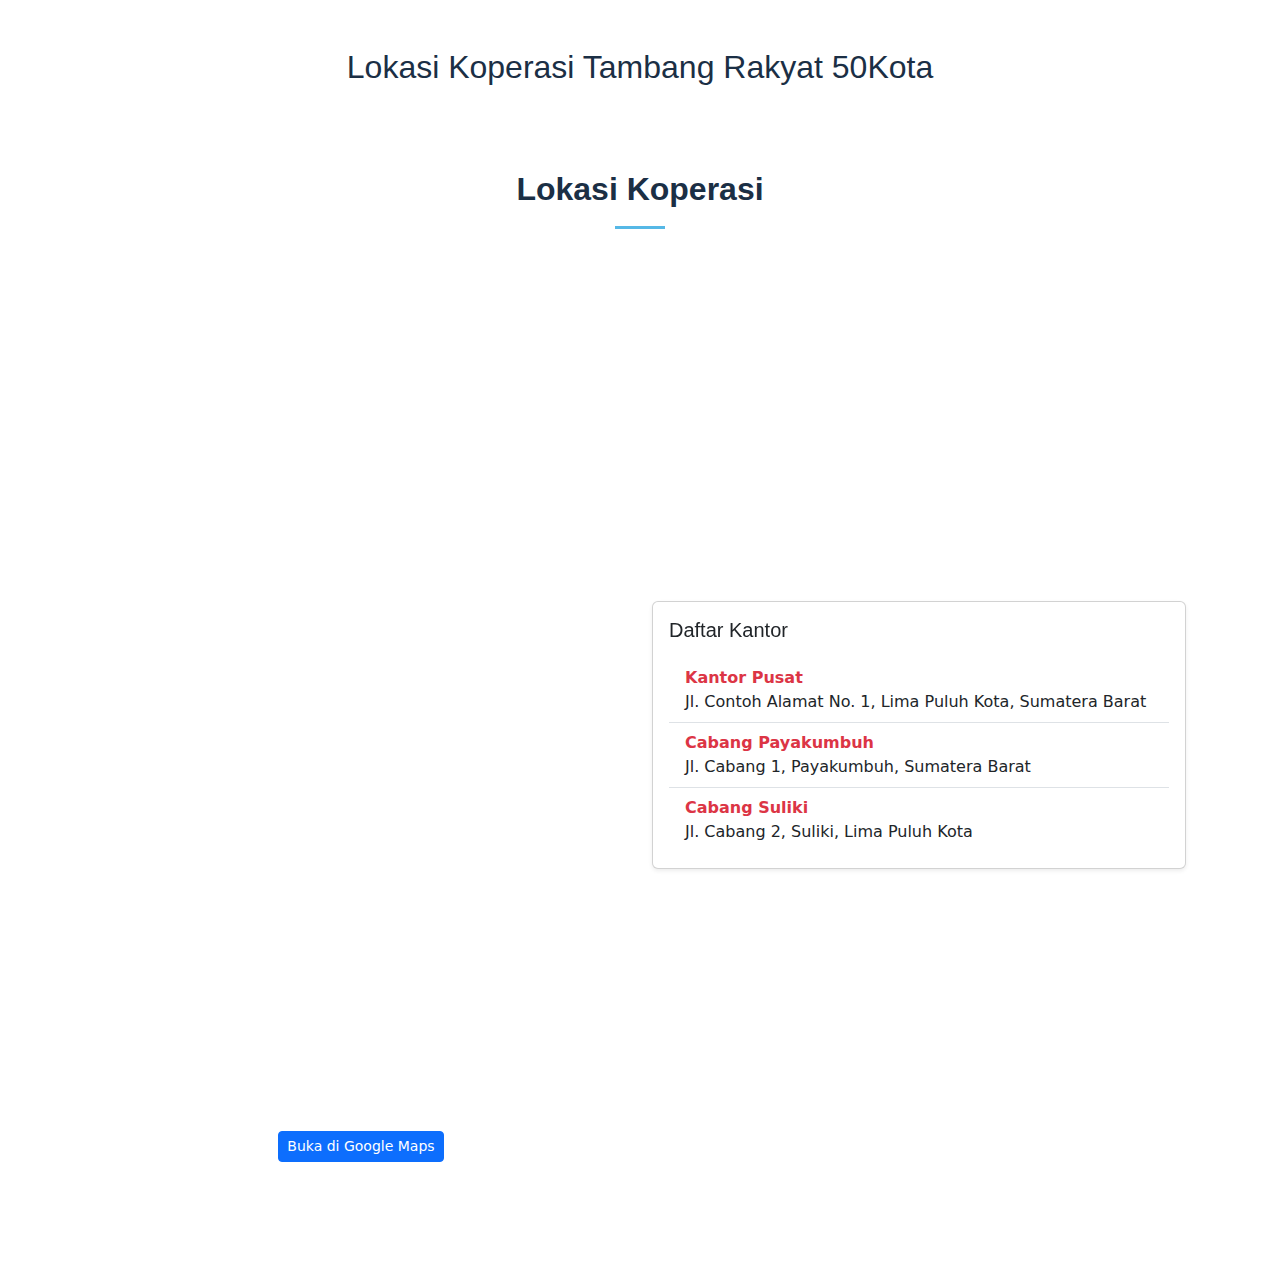
<file: lokasi.html>
<!DOCTYPE html>
<html lang="en">
<head>
  <meta charset="UTF-8">
  <meta name="viewport" content="width=device-width, initial-scale=1.0">
  <title>Lokasi Koperasi Tambang Rakyat 50Kota</title>
  <link href="assets/vendor/bootstrap/css/bootstrap.min.css" rel="stylesheet">
  <link href="assets/css/main.css" rel="stylesheet">
</head>
<body>
  <div class="container py-5">
    <h2 class="mb-4 text-center">Lokasi Koperasi Tambang Rakyat 50Kota</h2>
    <section class="section">
      <div class="container section-title" data-aos="fade-up">
        <h2>Lokasi Koperasi</h2>
      </div>
      <div class="container">
        <div class="row align-items-center">
          <div class="col-lg-6 mb-4 mb-lg-0">
            <div style="aspect-ratio: 1 / 1; width: 100%; max-width: 400px; margin: 0 auto;">
              <iframe src="https://www.google.com/maps/embed?pb=!1m18!1m12!1m3!1d15958.96423262513!2d100.6108!3d-0.1234!2m3!1f0!2f0!3f0!3m2!1i1024!2i768!4f13.1!3m3!1m2!1s0x2fd53b2e2e2e2e2e%3A0x123456789abcdef!2sKoperasi%20Tambang%20Rakyat%2050%20Kota!5e0!3m2!1sid!2sid!4v1700000000000!5m2!1sid!2sid" width="100%" height="100%" style="border:0;min-height:300px;" allowfullscreen="" loading="lazy" referrerpolicy="no-referrer-when-downgrade"></iframe>
                      <iframe src="https://www.google.com/maps?q=-0.154673,100.662498&hl=id&z=16&output=embed" width="100%" height="100%" style="border:0;min-height:300px;" allowfullscreen="" loading="lazy" referrerpolicy="no-referrer-when-downgrade"></iframe>
            </div>
            <div class="text-center mt-2">
              <a href="https://maps.app.goo.gl/gcsuFMSnJZN5iLR39" target="_blank" class="btn btn-primary btn-sm">Buka di Google Maps</a>
            </div>
          </div>
          <div class="col-lg-6">
            <div class="card shadow-sm">
              <div class="card-body">
                <h5 class="card-title mb-3">Daftar Kantor</h5>
                <ul class="list-group list-group-flush">
                  <li class="list-group-item">
                    <span class="fw-bold text-danger"><i class="bi bi-geo-alt-fill"></i> Kantor Pusat</span><br>
                    Jl. Contoh Alamat No. 1, Lima Puluh Kota, Sumatera Barat
                  </li>
                  <li class="list-group-item">
                    <span class="fw-bold text-danger"><i class="bi bi-geo-alt-fill"></i> Cabang Payakumbuh</span><br>
                    Jl. Cabang 1, Payakumbuh, Sumatera Barat
                  </li>
                  <li class="list-group-item">
                    <span class="fw-bold text-danger"><i class="bi bi-geo-alt-fill"></i> Cabang Suliki</span><br>
                    Jl. Cabang 2, Suliki, Lima Puluh Kota
                  </li>
                </ul>
              </div>
            </div>
          </div>
        </div>
      </div>
    </section>
  </div>
</body>
</html>
</file>
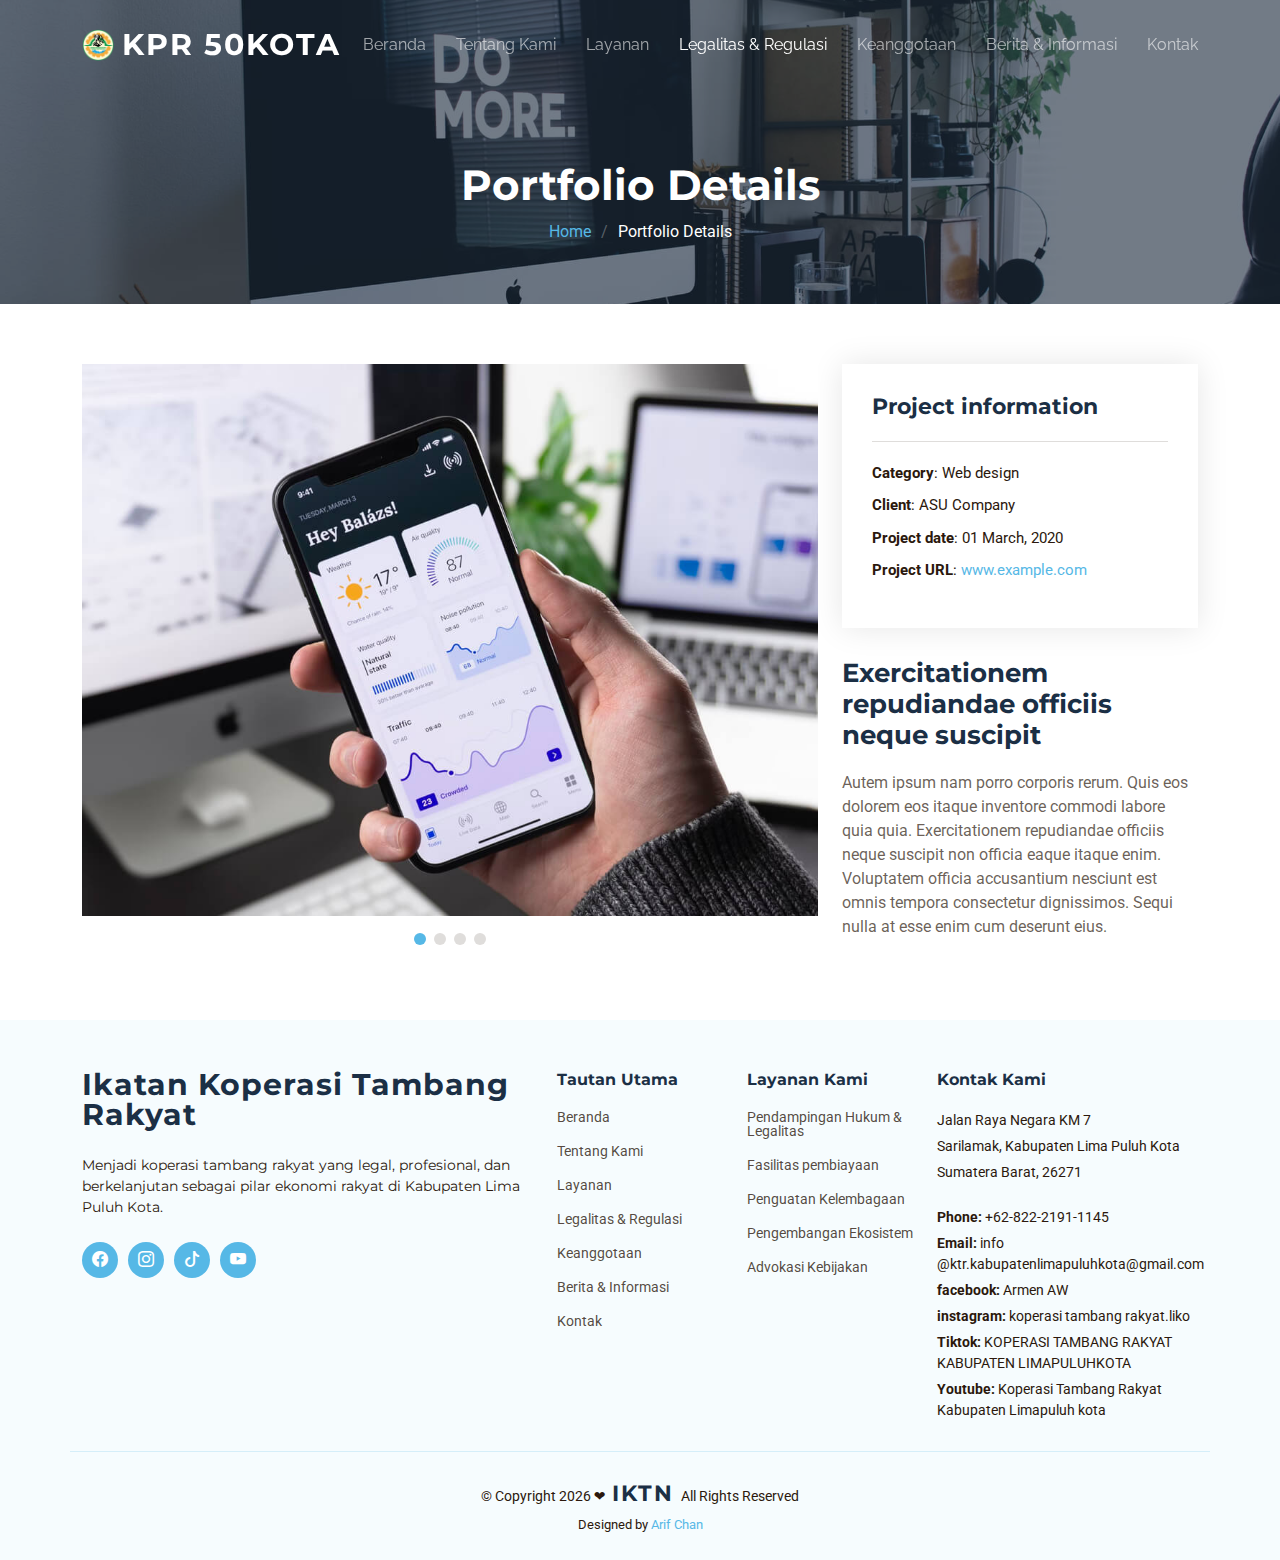
<file: portfolio-details.html>
<!DOCTYPE html>
<html lang="en">

<head>
  <meta charset="utf-8">
  <meta content="width=device-width, initial-scale=1.0" name="viewport">
  <title>Koperasi Tambang Rakyat 50Kota</title>
  <meta name="description" content="">
  <meta name="keywords" content="">

  <!-- Favicons -->
  <link href="assets/img/favicon3.png" rel="icon">
  <link href="assets/img/apple-touch-icon.png" rel="apple-touch-icon">

  <!-- Fonts -->
  <link href="https://fonts.googleapis.com" rel="preconnect">
  <link href="https://fonts.gstatic.com" rel="preconnect" crossorigin>
  <link href="https://fonts.googleapis.com/css2?family=Roboto:ital,wght@0,100;0,300;0,400;0,500;0,700;0,900;1,100;1,300;1,400;1,500;1,700;1,900&family=Montserrat:ital,wght@0,100;0,200;0,300;0,400;0,500;0,600;0,700;0,800;0,900;1,100;1,200;1,300;1,400;1,500;1,600;1,700;1,800;1,900&family=Raleway:ital,wght@0,100;0,200;0,300;0,400;0,500;0,600;0,700;0,800;0,900;1,100;1,200;1,300;1,400;1,500;1,600;1,700;1,800;1,900&display=swap" rel="stylesheet">

  <!-- Vendor CSS Files -->
  <link href="assets/vendor/bootstrap/css/bootstrap.min.css" rel="stylesheet">
  <link href="assets/vendor/bootstrap-icons/bootstrap-icons.css" rel="stylesheet">
  <link href="assets/vendor/aos/aos.css" rel="stylesheet">
  <link href="assets/vendor/glightbox/css/glightbox.min.css" rel="stylesheet">
  <link href="assets/vendor/swiper/swiper-bundle.min.css" rel="stylesheet">

  <!-- Main CSS File -->
  <link href="assets/css/main.css" rel="stylesheet">

</head>

<body class="portfolio-details-page">

  <header id="header" class="header d-flex align-items-center fixed-top">
    <div class="container-fluid container-xl position-relative d-flex align-items-center justify-content-between">

      <a href="index.html" class="logo d-flex align-items-center">
      <img src="assets/img/favicon3.png" alt="Logo" class="logo-img-big">
        <h1 class="sitename">KPR 50KOTA</h1>
      </a>

      <nav id="navmenu" class="navmenu">
        <ul>
          <li><a href="index.html">Beranda<br></a></li>
          <li><a href="about.html">Tentang Kami</a></li>
          <li><a href="services.html">Layanan</a></li>
          <li><a href="portfolio.html" class="active">Legalitas & Regulasi</a></li>
          <li><a href="team.html">Keanggotaan</a></li>
          <li><a href="blog.html">Berita & Informasi</a></li>
          <li><a href="contact.html">Kontak</a></li>
        </ul>
        <i class="mobile-nav-toggle d-xl-none bi bi-list"></i>
      </nav>

    </div>
  </header>

  <main class="main">

    <!-- Page Title -->
    <div class="page-title dark-background" data-aos="fade" style="background-image: url(assets/img/portfolio-page-title-bg.jpg);">
      <div class="container">
        <h1>Portfolio Details</h1>
        <nav class="breadcrumbs">
          <ol>
            <li><a href="index.html">Home</a></li>
            <li class="current">Portfolio Details</li>
          </ol>
        </nav>
      </div>
    </div><!-- End Page Title -->

    <!-- Portfolio Details Section -->
    <section id="portfolio-details" class="portfolio-details section">

      <div class="container" data-aos="fade-up" data-aos-delay="100">

        <div class="row gy-4">

          <div class="col-lg-8">
            <div class="portfolio-details-slider swiper init-swiper">

              <script type="application/json" class="swiper-config">
                {
                  "loop": true,
                  "speed": 600,
                  "autoplay": {
                    "delay": 5000
                  },
                  "slidesPerView": "auto",
                  "pagination": {
                    "el": ".swiper-pagination",
                    "type": "bullets",
                    "clickable": true
                  }
                }
              </script>

              <div class="swiper-wrapper align-items-center">

                <div class="swiper-slide">
                  <img src="assets/img/portfolio/app-1.jpg" alt="">
                </div>

                <div class="swiper-slide">
                  <img src="assets/img/portfolio/product-1.jpg" alt="">
                </div>

                <div class="swiper-slide">
                  <img src="assets/img/portfolio/branding-1.jpg" alt="">
                </div>

                <div class="swiper-slide">
                  <img src="assets/img/portfolio/books-1.jpg" alt="">
                </div>

              </div>
              <div class="swiper-pagination"></div>
            </div>
          </div>

          <div class="col-lg-4">
            <div class="portfolio-info" data-aos="fade-up" data-aos-delay="200">
              <h3>Project information</h3>
              <ul>
                <li><strong>Category</strong>: Web design</li>
                <li><strong>Client</strong>: ASU Company</li>
                <li><strong>Project date</strong>: 01 March, 2020</li>
                <li><strong>Project URL</strong>: <a href="#">www.example.com</a></li>
              </ul>
            </div>
            <div class="portfolio-description" data-aos="fade-up" data-aos-delay="300">
              <h2>Exercitationem repudiandae officiis neque suscipit</h2>
              <p>
                Autem ipsum nam porro corporis rerum. Quis eos dolorem eos itaque inventore commodi labore quia quia. Exercitationem repudiandae officiis neque suscipit non officia eaque itaque enim. Voluptatem officia accusantium nesciunt est omnis tempora consectetur dignissimos. Sequi nulla at esse enim cum deserunt eius.
              </p>
            </div>
          </div>

        </div>

      </div>

    </section><!-- /Portfolio Details Section -->

  </main>

  <footer id="footer" class="footer light-background">

    <div class="footer-top">
      <div class="container">
        <div class="row gy-4">
          <div class="col-lg-5 col-md-12 footer-about">
            <a href="index.html" class="logo d-flex align-items-center">
              <span class="sitename">Ikatan Koperasi Tambang Rakyat</span>
            </a>
            <p>Menjadi koperasi tambang rakyat yang legal, profesional, dan berkelanjutan sebagai pilar ekonomi rakyat di Kabupaten Lima Puluh Kota.</p>
            <div class="social-links d-flex mt-4">
                  <a href="https://www.facebook.com/armen.aw?locale=id_ID"><i class="bi bi-facebook"></i></a>
                  <a href="https://www.instagram.com/koperasitambangrakyat.liko/"><i class="bi bi-instagram"></i></a>
                  <a href="https://www.tiktok.com/@koperasitambangrakyat"><i class="bi bi-tiktok"></i></a>
                  <a href="https://www.youtube.com/@KoperasiTambangRakyatKabupaten"><i class="bi bi-youtube"></i></a>
            </div>
          </div>

          <div class="col-lg-2 col-6 footer-links">
            <h4>Tautan Utama</h4>
            <ul>
              <li><a href="/index.html">Beranda</a></li>
              <li><a href="/about.html">Tentang Kami</a></li>
              <li><a href="/services.html">Layanan</a></li>
              <li><a href="/portfolio.html">Legalitas & Regulasi</a></li>
              <li><a href="/team.html">Keanggotaan</a></li>
              <li><a href="/blog.html">Berita & Informasi</a></li>
              <li><a href="/contact.html">Kontak</a></li>
            </ul>
          </div>

          <div class="col-lg-2 col-6 footer-links">
            <h4>Layanan Kami</h4>
            <ul>
              <li><a href="/services.html">Pendampingan Hukum & Legalitas</a></li>
              <li><a href="/services.html">Fasilitas pembiayaan</a></li>
              <li><a href="/services.html">Penguatan Kelembagaan</a></li>
              <li><a href="/services.html">Pengembangan Ekosistem</a></li>
              <li><a href="/services.html">Advokasi Kebijakan</a></li>
            </ul>
          </div>

          <div class="col-lg-3 col-md-12 footer-contact text-center text-md-start">
            <h4>Kontak Kami</h4>
            <p>Jalan Raya Negara KM 7</p>
            <p>Sarilamak, Kabupaten Lima Puluh Kota</p>
            <p>Sumatera Barat, 26271</p>
            <p class="mt-4"><strong>Phone:</strong> <span>+62-822-2191-1145</span></p>
            <p><strong>Email:</strong> <span> info @ktr.kabupatenlimapuluhkota@gmail.com</span></p>
            <p><strong>facebook:</strong> <span>Armen AW</span></p>
            <p><strong>instagram:</strong> <span>koperasi tambang rakyat.liko</span></p>
            <p><strong>Tiktok:</strong> <span>KOPERASI TAMBANG RAKYAT KABUPATEN LIMAPULUHKOTA</span></p>
            <p><strong>Youtube:</strong> <span>Koperasi Tambang Rakyat Kabupaten Limapuluh kota</span></p>
        </div>
      </div>
    </div>

    <div class="container copyright text-center">
      <p>© <span>Copyright 2026 ❤︎</span> <strong class="px-1 sitename">IKTN</strong> <span>All Rights Reserved</span></p>
      <div class="credits">
        Designed by <a href="https://bootstrapmade.com/">Arif Chan</a>
      </div>
    </div>

  </footer>

  <!-- Scroll Top -->
  <a href="#" id="scroll-top" class="scroll-top d-flex align-items-center justify-content-center"><i class="bi bi-arrow-up-short"></i></a>

  <!-- Preloader -->
  <div id="preloader"></div>

  <!-- Vendor JS Files -->
  <script src="assets/vendor/bootstrap/js/bootstrap.bundle.min.js"></script>
  <script src="assets/vendor/php-email-form/validate.js"></script>
  <script src="assets/vendor/aos/aos.js"></script>
  <script src="assets/vendor/glightbox/js/glightbox.min.js"></script>
  <script src="assets/vendor/swiper/swiper-bundle.min.js"></script>
  <script src="assets/vendor/imagesloaded/imagesloaded.pkgd.min.js"></script>
  <script src="assets/vendor/isotope-layout/isotope.pkgd.min.js"></script>

  <!-- Main JS File -->
  <script src="assets/js/main.js"></script>

</body>

</html>
</file>
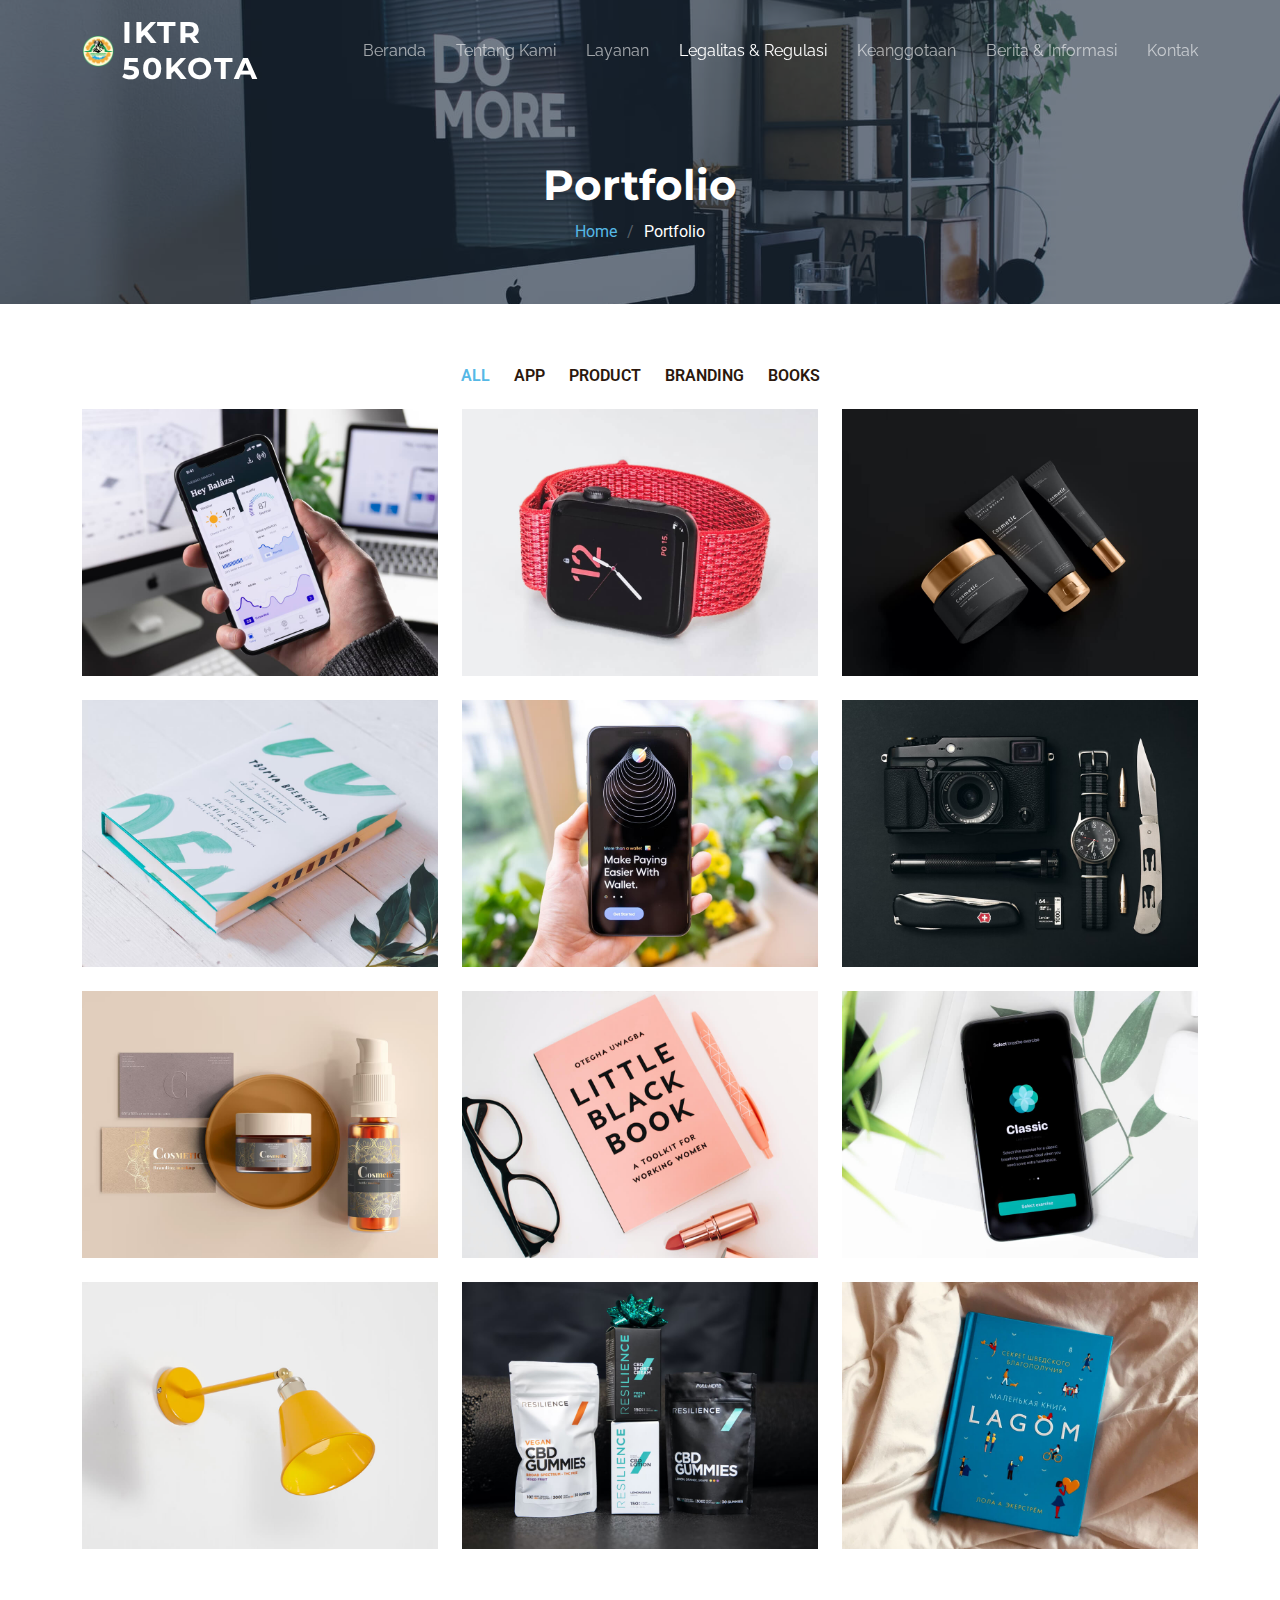
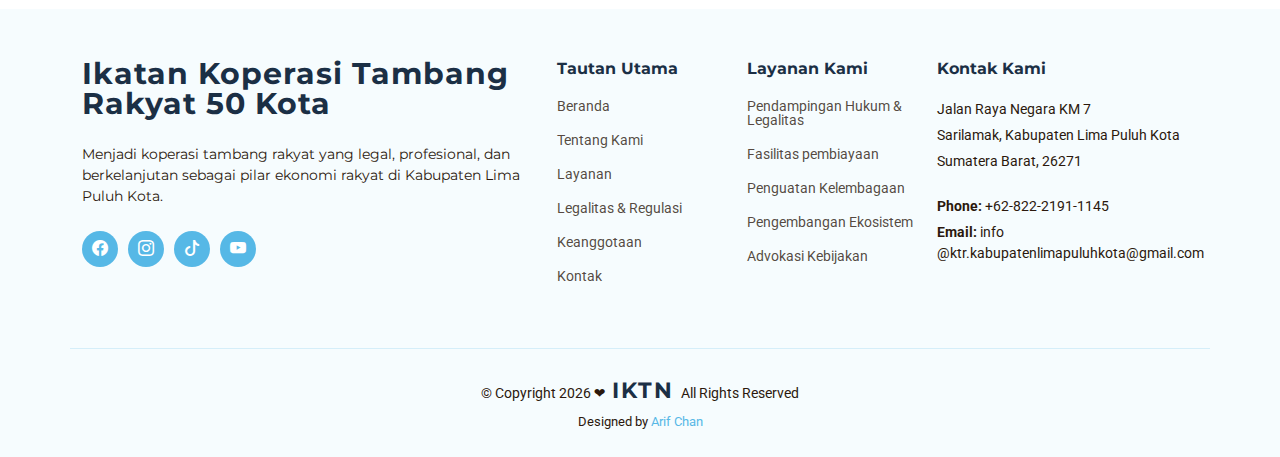
<file: portfolio.html>
<!DOCTYPE html>
<html lang="en">

<head>
  <meta charset="utf-8">
  <meta content="width=device-width, initial-scale=1.0" name="viewport">
  <title>Koperasi Tambang Rakyat 50Kota</title>
  <meta name="description" content="">
  <meta name="keywords" content="">

  <!-- Favicons -->
  <link href="assets/img/favicon3.png" rel="icon">
  <link href="assets/img/apple-touch-icon.png" rel="apple-touch-icon">

  <!-- Fonts -->
  <link href="https://fonts.googleapis.com" rel="preconnect">
  <link href="https://fonts.gstatic.com" rel="preconnect" crossorigin>
  <link href="https://fonts.googleapis.com/css2?family=Roboto:ital,wght@0,100;0,300;0,400;0,500;0,700;0,900;1,100;1,300;1,400;1,500;1,700;1,900&family=Montserrat:ital,wght@0,100;0,200;0,300;0,400;0,500;0,600;0,700;0,800;0,900;1,100;1,200;1,300;1,400;1,500;1,600;1,700;1,800;1,900&family=Raleway:ital,wght@0,100;0,200;0,300;0,400;0,500;0,600;0,700;0,800;0,900;1,100;1,200;1,300;1,400;1,500;1,600;1,700;1,800;1,900&display=swap" rel="stylesheet">

  <!-- Vendor CSS Files -->
  <link href="assets/vendor/bootstrap/css/bootstrap.min.css" rel="stylesheet">
  <link href="assets/vendor/bootstrap-icons/bootstrap-icons.css" rel="stylesheet">
  <link href="assets/vendor/aos/aos.css" rel="stylesheet">
  <link href="assets/vendor/glightbox/css/glightbox.min.css" rel="stylesheet">
  <link href="assets/vendor/swiper/swiper-bundle.min.css" rel="stylesheet">

  <!-- Main CSS File -->
  <link href="assets/css/main.css" rel="stylesheet">

</head>

<body class="portfolio-page">

  <header id="header" class="header d-flex align-items-center fixed-top">
    <div class="container-fluid container-xl position-relative d-flex align-items-center justify-content-between">

      <a href="index.html" class="logo d-flex align-items-center">
       <img src="assets/img/favicon3.png" alt="Logo" class="logo-img-big">
        <h1 class="sitename">IKTR 50KOTA</h1>
      </a>

      <nav id="navmenu" class="navmenu">
        <ul>
          <li><a href="index.html">Beranda<br></a></li>
          <li><a href="about.html">Tentang Kami</a></li>
          <li><a href="services.html">Layanan</a></li>
          <li><a href="portfolio.html" class="active">Legalitas & Regulasi</a></li>
          <li><a href="team.html">Keanggotaan</a></li>
          <li><a href="blog.html">Berita & Informasi</a></li>
          <li><a href="contact.html">Kontak</a></li>
        </ul>
        <i class="mobile-nav-toggle d-xl-none bi bi-list"></i>
      </nav>

    </div>
  </header>

  <main class="main">

    <!-- Page Title -->
    <div class="page-title dark-background" data-aos="fade" style="background-image: url(assets/img/portfolio-page-title-bg.jpg);">
      <div class="container">
        <h1>Portfolio</h1>
        <nav class="breadcrumbs">
          <ol>
            <li><a href="index.html">Home</a></li>
            <li class="current">Portfolio</li>
          </ol>
        </nav>
      </div>
    </div><!-- End Page Title -->

    <!-- Portfolio Section -->
    <section id="portfolio" class="portfolio section">

      <div class="container">

        <div class="isotope-layout" data-default-filter="*" data-layout="masonry" data-sort="original-order">

          <ul class="portfolio-filters isotope-filters" data-aos="fade-up" data-aos-delay="100">
            <li data-filter="*" class="filter-active">All</li>
            <li data-filter=".filter-app">App</li>
            <li data-filter=".filter-product">Product</li>
            <li data-filter=".filter-branding">Branding</li>
            <li data-filter=".filter-books">Books</li>
          </ul><!-- End Portfolio Filters -->

          <div class="row gy-4 isotope-container" data-aos="fade-up" data-aos-delay="200">

            <div class="col-lg-4 col-md-6 portfolio-item isotope-item filter-app">
              <img src="assets/img/portfolio/app-1.jpg" class="img-fluid" alt="">
              <div class="portfolio-info">
                <h4>App 1</h4>
                <p>Lorem ipsum, dolor sit amet consectetur</p>
                <a href="assets/img/portfolio/app-1.jpg" title="App 1" data-gallery="portfolio-gallery-app" class="glightbox preview-link"><i class="bi bi-zoom-in"></i></a>
                <a href="portfolio-details.html" title="More Details" class="details-link"><i class="bi bi-link-45deg"></i></a>
              </div>
            </div><!-- End Portfolio Item -->

            <div class="col-lg-4 col-md-6 portfolio-item isotope-item filter-product">
              <img src="assets/img/portfolio/product-1.jpg" class="img-fluid" alt="">
              <div class="portfolio-info">
                <h4>Product 1</h4>
                <p>Lorem ipsum, dolor sit amet consectetur</p>
                <a href="assets/img/portfolio/product-1.jpg" title="Product 1" data-gallery="portfolio-gallery-product" class="glightbox preview-link"><i class="bi bi-zoom-in"></i></a>
                <a href="portfolio-details.html" title="More Details" class="details-link"><i class="bi bi-link-45deg"></i></a>
              </div>
            </div><!-- End Portfolio Item -->

            <div class="col-lg-4 col-md-6 portfolio-item isotope-item filter-branding">
              <img src="assets/img/portfolio/branding-1.jpg" class="img-fluid" alt="">
              <div class="portfolio-info">
                <h4>Branding 1</h4>
                <p>Lorem ipsum, dolor sit amet consectetur</p>
                <a href="assets/img/portfolio/branding-1.jpg" title="Branding 1" data-gallery="portfolio-gallery-branding" class="glightbox preview-link"><i class="bi bi-zoom-in"></i></a>
                <a href="portfolio-details.html" title="More Details" class="details-link"><i class="bi bi-link-45deg"></i></a>
              </div>
            </div><!-- End Portfolio Item -->

            <div class="col-lg-4 col-md-6 portfolio-item isotope-item filter-books">
              <img src="assets/img/portfolio/books-1.jpg" class="img-fluid" alt="">
              <div class="portfolio-info">
                <h4>Books 1</h4>
                <p>Lorem ipsum, dolor sit amet consectetur</p>
                <a href="assets/img/portfolio/books-1.jpg" title="Branding 1" data-gallery="portfolio-gallery-book" class="glightbox preview-link"><i class="bi bi-zoom-in"></i></a>
                <a href="portfolio-details.html" title="More Details" class="details-link"><i class="bi bi-link-45deg"></i></a>
              </div>
            </div><!-- End Portfolio Item -->

            <div class="col-lg-4 col-md-6 portfolio-item isotope-item filter-app">
              <img src="assets/img/portfolio/app-2.jpg" class="img-fluid" alt="">
              <div class="portfolio-info">
                <h4>App 2</h4>
                <p>Lorem ipsum, dolor sit amet consectetur</p>
                <a href="assets/img/portfolio/app-2.jpg" title="App 2" data-gallery="portfolio-gallery-app" class="glightbox preview-link"><i class="bi bi-zoom-in"></i></a>
                <a href="portfolio-details.html" title="More Details" class="details-link"><i class="bi bi-link-45deg"></i></a>
              </div>
            </div><!-- End Portfolio Item -->

            <div class="col-lg-4 col-md-6 portfolio-item isotope-item filter-product">
              <img src="assets/img/portfolio/product-2.jpg" class="img-fluid" alt="">
              <div class="portfolio-info">
                <h4>Product 2</h4>
                <p>Lorem ipsum, dolor sit amet consectetur</p>
                <a href="assets/img/portfolio/product-2.jpg" title="Product 2" data-gallery="portfolio-gallery-product" class="glightbox preview-link"><i class="bi bi-zoom-in"></i></a>
                <a href="portfolio-details.html" title="More Details" class="details-link"><i class="bi bi-link-45deg"></i></a>
              </div>
            </div><!-- End Portfolio Item -->

            <div class="col-lg-4 col-md-6 portfolio-item isotope-item filter-branding">
              <img src="assets/img/portfolio/branding-2.jpg" class="img-fluid" alt="">
              <div class="portfolio-info">
                <h4>Branding 2</h4>
                <p>Lorem ipsum, dolor sit amet consectetur</p>
                <a href="assets/img/portfolio/branding-2.jpg" title="Branding 2" data-gallery="portfolio-gallery-branding" class="glightbox preview-link"><i class="bi bi-zoom-in"></i></a>
                <a href="portfolio-details.html" title="More Details" class="details-link"><i class="bi bi-link-45deg"></i></a>
              </div>
            </div><!-- End Portfolio Item -->

            <div class="col-lg-4 col-md-6 portfolio-item isotope-item filter-books">
              <img src="assets/img/portfolio/books-2.jpg" class="img-fluid" alt="">
              <div class="portfolio-info">
                <h4>Books 2</h4>
                <p>Lorem ipsum, dolor sit amet consectetur</p>
                <a href="assets/img/portfolio/books-2.jpg" title="Branding 2" data-gallery="portfolio-gallery-book" class="glightbox preview-link"><i class="bi bi-zoom-in"></i></a>
                <a href="portfolio-details.html" title="More Details" class="details-link"><i class="bi bi-link-45deg"></i></a>
              </div>
            </div><!-- End Portfolio Item -->

            <div class="col-lg-4 col-md-6 portfolio-item isotope-item filter-app">
              <img src="assets/img/portfolio/app-3.jpg" class="img-fluid" alt="">
              <div class="portfolio-info">
                <h4>App 3</h4>
                <p>Lorem ipsum, dolor sit amet consectetur</p>
                <a href="assets/img/portfolio/app-3.jpg" title="App 3" data-gallery="portfolio-gallery-app" class="glightbox preview-link"><i class="bi bi-zoom-in"></i></a>
                <a href="portfolio-details.html" title="More Details" class="details-link"><i class="bi bi-link-45deg"></i></a>
              </div>
            </div><!-- End Portfolio Item -->

            <div class="col-lg-4 col-md-6 portfolio-item isotope-item filter-product">
              <img src="assets/img/portfolio/product-3.jpg" class="img-fluid" alt="">
              <div class="portfolio-info">
                <h4>Product 3</h4>
                <p>Lorem ipsum, dolor sit amet consectetur</p>
                <a href="assets/img/portfolio/product-3.jpg" title="Product 3" data-gallery="portfolio-gallery-product" class="glightbox preview-link"><i class="bi bi-zoom-in"></i></a>
                <a href="portfolio-details.html" title="More Details" class="details-link"><i class="bi bi-link-45deg"></i></a>
              </div>
            </div><!-- End Portfolio Item -->

            <div class="col-lg-4 col-md-6 portfolio-item isotope-item filter-branding">
              <img src="assets/img/portfolio/branding-3.jpg" class="img-fluid" alt="">
              <div class="portfolio-info">
                <h4>Branding 3</h4>
                <p>Lorem ipsum, dolor sit amet consectetur</p>
                <a href="assets/img/portfolio/branding-3.jpg" title="Branding 2" data-gallery="portfolio-gallery-branding" class="glightbox preview-link"><i class="bi bi-zoom-in"></i></a>
                <a href="portfolio-details.html" title="More Details" class="details-link"><i class="bi bi-link-45deg"></i></a>
              </div>
            </div><!-- End Portfolio Item -->

            <div class="col-lg-4 col-md-6 portfolio-item isotope-item filter-books">
              <img src="assets/img/portfolio/books-3.jpg" class="img-fluid" alt="">
              <div class="portfolio-info">
                <h4>Books 3</h4>
                <p>Lorem ipsum, dolor sit amet consectetur</p>
                <a href="assets/img/portfolio/books-3.jpg" title="Branding 3" data-gallery="portfolio-gallery-book" class="glightbox preview-link"><i class="bi bi-zoom-in"></i></a>
                <a href="portfolio-details.html" title="More Details" class="details-link"><i class="bi bi-link-45deg"></i></a>
              </div>
            </div><!-- End Portfolio Item -->

          </div><!-- End Portfolio Container -->

        </div>

      </div>

    </section><!-- /Portfolio Section -->

  </main>

  <footer id="footer" class="footer light-background">

    <div class="footer-top">
      <div class="container">
        <div class="row gy-4">
          <div class="col-lg-5 col-md-12 footer-about">
            <a href="index.html" class="logo d-flex align-items-center">
              <span class="sitename">Ikatan Koperasi Tambang Rakyat 50 Kota</span>
            </a>
            <p>Menjadi koperasi tambang rakyat yang legal, profesional, dan berkelanjutan sebagai pilar ekonomi rakyat di Kabupaten Lima Puluh Kota.</p>
            <div class="social-links d-flex mt-4">
                  <a href="https://www.facebook.com/armen.aw?locale=id_ID"><i class="bi bi-facebook"></i></a>
                  <a href="https://www.instagram.com/koperasitambangrakyat.liko/"><i class="bi bi-instagram"></i></a>
                  <a href="https://www.tiktok.com/@koperasitambangrakyat"><i class="bi bi-tiktok"></i></a>
                  <a href="https://www.youtube.com/@KoperasiTambangRakyatKabupaten"><i class="bi bi-youtube"></i></a>
            </div>
          </div>

          <div class="col-lg-2 col-6 footer-links">
            <h4>Tautan Utama</h4>
            <ul>
              <li><a href="index.html">Beranda</a></li>
              <li><a href="about.html">Tentang Kami</a></li>
              <li><a href="services.html">Layanan</a></li>
              <li><a href="portfolio.html">Legalitas & Regulasi</a></li>
              <li><a href="team.html">Keanggotaan</a></li>
              <li><a href="contact.html">Kontak</a></li>
            </ul>
          </div>

          <div class="col-lg-2 col-6 footer-links">
            <h4>Layanan Kami</h4>
            <ul>
              <li><a href="services.html">Pendampingan Hukum & Legalitas</a></li>
              <li><a href="services.html">Fasilitas pembiayaan</a></li>
              <li><a href="services.html">Penguatan Kelembagaan</a></li>
              <li><a href="services.html">Pengembangan Ekosistem</a></li>
              <li><a href="services.html">Advokasi Kebijakan</a></li>
            </ul>
          </div>

          <div class="col-lg-3 col-md-12 footer-contact text-center text-md-start">
            <h4>Kontak Kami</h4>
            <p>Jalan Raya Negara KM 7</p>
            <p>Sarilamak, Kabupaten Lima Puluh Kota</p>
            <p>Sumatera Barat, 26271</p>
            <p class="mt-4"><strong>Phone:</strong> <span>+62-822-2191-1145</span></p>
            <p><strong>Email:</strong> <span> info @ktr.kabupatenlimapuluhkota@gmail.com</span></p>
          </div>

    <div class="container copyright text-center">
      <p>© <span>Copyright 2026 ❤︎</span> <strong class="px-1 sitename">IKTN</strong> <span>All Rights Reserved</span></p>
      <div class="credits">
        Designed by <a href="https://bootstrapmade.com/">Arif Chan</a>
      </div>
    </div>

  </footer>

  <!-- Scroll Top -->
  <a href="#" id="scroll-top" class="scroll-top d-flex align-items-center justify-content-center"><i class="bi bi-arrow-up-short"></i></a>

  <!-- Preloader -->
  <div id="preloader"></div>

  <!-- Vendor JS Files -->
  <script src="assets/vendor/bootstrap/js/bootstrap.bundle.min.js"></script>
  <script src="assets/vendor/php-email-form/validate.js"></script>
  <script src="assets/vendor/aos/aos.js"></script>
  <script src="assets/vendor/glightbox/js/glightbox.min.js"></script>
  <script src="assets/vendor/swiper/swiper-bundle.min.js"></script>
  <script src="assets/vendor/imagesloaded/imagesloaded.pkgd.min.js"></script>
  <script src="assets/vendor/isotope-layout/isotope.pkgd.min.js"></script>

  <!-- Main JS File -->
  <script src="assets/js/main.js"></script>

</body>

</html>
</file>
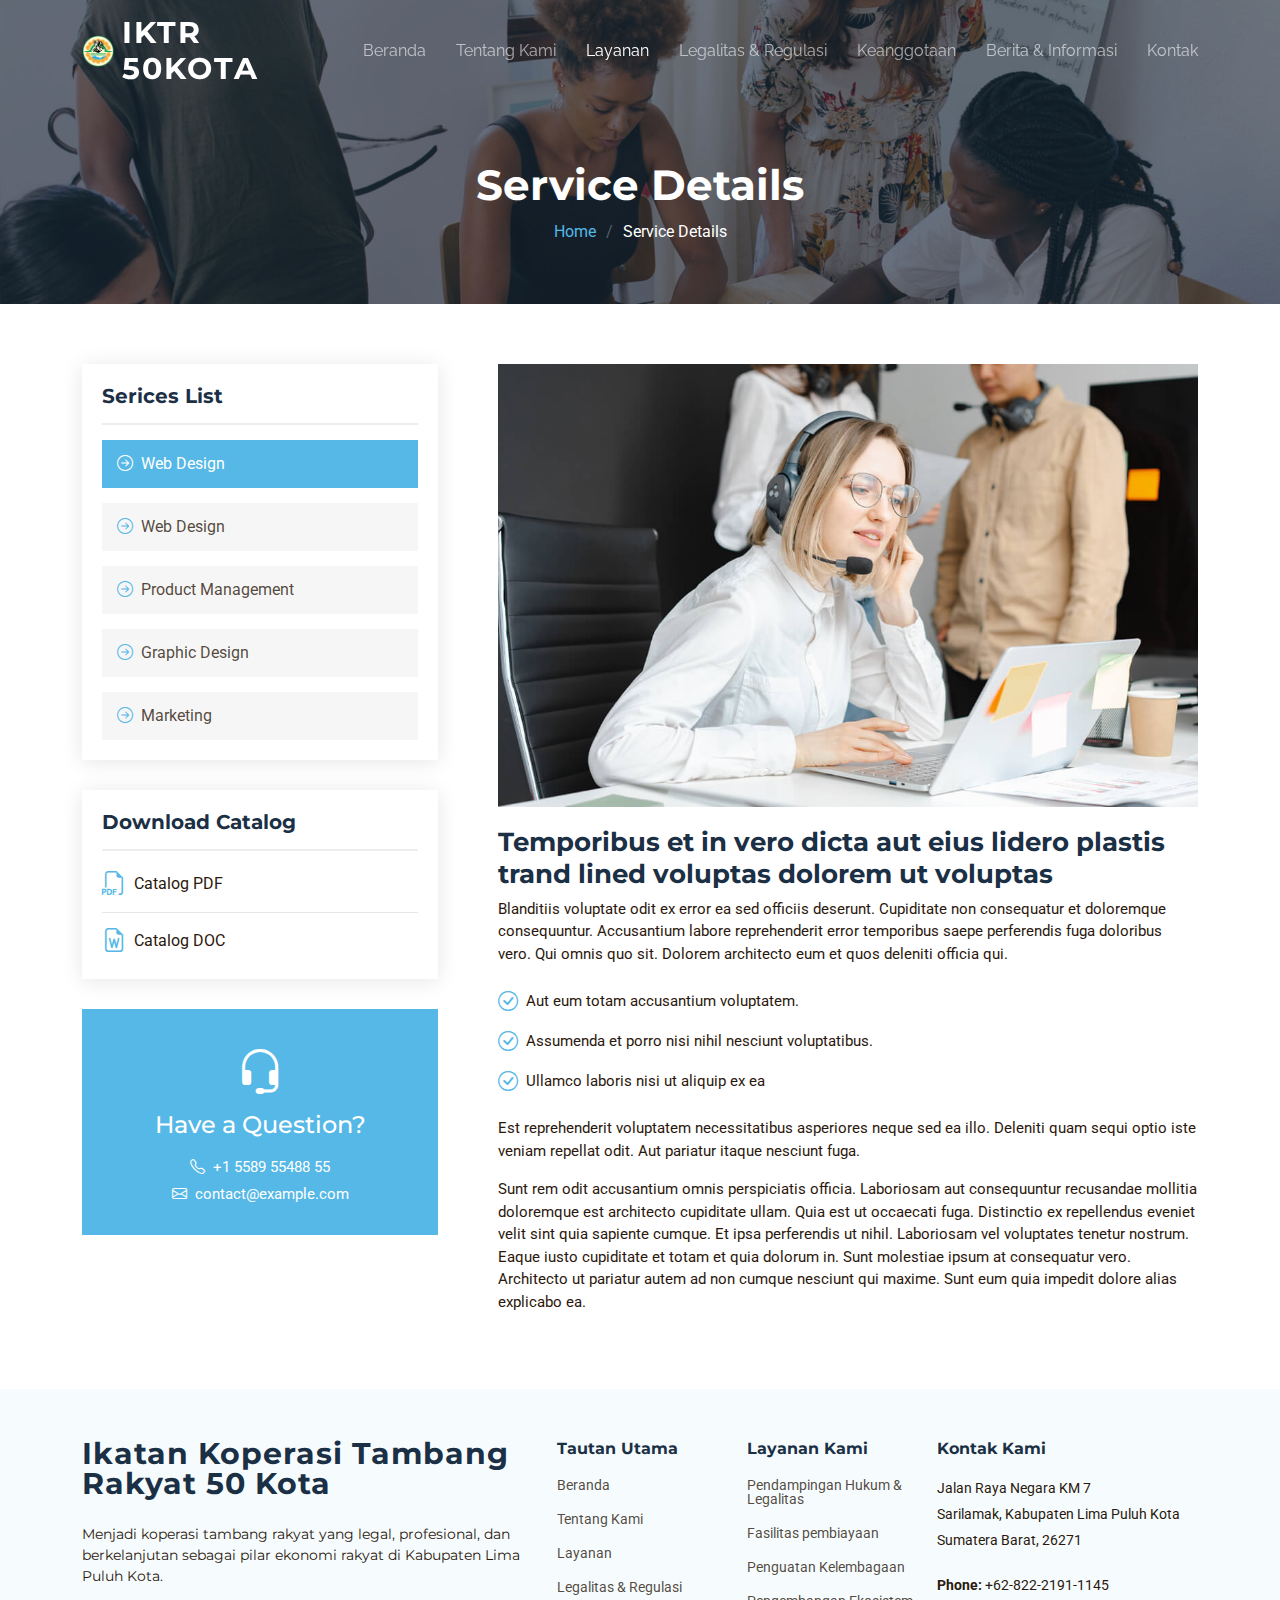
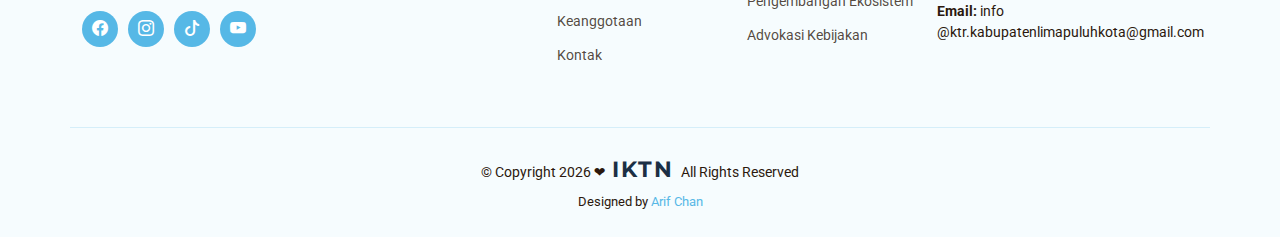
<file: service-details.html>
<!DOCTYPE html>
<html lang="en">

<head>
  <meta charset="utf-8">
  <meta content="width=device-width, initial-scale=1.0" name="viewport">
  <title>Koperasi Tambang Rakyat 50Kota</title>
  <meta name="description" content="">
  <meta name="keywords" content="">

  <!-- Favicons -->
  <link href="assets/img/favicon3.png" rel="icon">
  <link href="assets/img/apple-touch-icon.png" rel="apple-touch-icon">

  <!-- Fonts -->
  <link href="https://fonts.googleapis.com" rel="preconnect">
  <link href="https://fonts.gstatic.com" rel="preconnect" crossorigin>
  <link href="https://fonts.googleapis.com/css2?family=Roboto:ital,wght@0,100;0,300;0,400;0,500;0,700;0,900;1,100;1,300;1,400;1,500;1,700;1,900&family=Montserrat:ital,wght@0,100;0,200;0,300;0,400;0,500;0,600;0,700;0,800;0,900;1,100;1,200;1,300;1,400;1,500;1,600;1,700;1,800;1,900&family=Raleway:ital,wght@0,100;0,200;0,300;0,400;0,500;0,600;0,700;0,800;0,900;1,100;1,200;1,300;1,400;1,500;1,600;1,700;1,800;1,900&display=swap" rel="stylesheet">

  <!-- Vendor CSS Files -->
  <link href="assets/vendor/bootstrap/css/bootstrap.min.css" rel="stylesheet">
  <link href="assets/vendor/bootstrap-icons/bootstrap-icons.css" rel="stylesheet">
  <link href="assets/vendor/aos/aos.css" rel="stylesheet">
  <link href="assets/vendor/glightbox/css/glightbox.min.css" rel="stylesheet">
  <link href="assets/vendor/swiper/swiper-bundle.min.css" rel="stylesheet">

  <!-- Main CSS File -->
  <link href="assets/css/main.css" rel="stylesheet">

</head>

<body class="service-details-page">

  <header id="header" class="header d-flex align-items-center fixed-top">
    <div class="container-fluid container-xl position-relative d-flex align-items-center justify-content-between">

      <a href="index.html" class="logo d-flex align-items-center">
      <img src="assets/img/favicon3.png" alt="Logo" class="logo-img-big">
        <h1 class="sitename">IKTR 50KOTA</h1>
      </a>

      <nav id="navmenu" class="navmenu">
        <ul>
          <li><a href="index.html">Beranda<br></a></li>
          <li><a href="about.html">Tentang Kami</a></li>
          <li><a href="services.html" class="active">Layanan</a></li>
          <li><a href="portfolio.html">Legalitas & Regulasi</a></li>
          <li><a href="team.html">Keanggotaan</a></li>
          <li><a href="blog.html">Berita & Informasi</a></li>
          <li><a href="contact.html">Kontak</a></li>
        </ul>
        <i class="mobile-nav-toggle d-xl-none bi bi-list"></i>
      </nav>

    </div>
  </header>

  <main class="main">

    <!-- Page Title -->
    <div class="page-title dark-background" data-aos="fade" style="background-image: url(assets/img/services-page-title-bg.jpg);">
      <div class="container">
        <h1>Service Details</h1>
        <nav class="breadcrumbs">
          <ol>
            <li><a href="index.html">Home</a></li>
            <li class="current">Service Details</li>
          </ol>
        </nav>
      </div>
    </div><!-- End Page Title -->

    <!-- Service Details Section -->
    <section id="service-details" class="service-details section">

      <div class="container">

        <div class="row gy-5">

          <div class="col-lg-4" data-aos="fade-up" data-aos-delay="100">

            <div class="service-box">
              <h4>Serices List</h4>
              <div class="services-list">
                <a href="#" class="active"><i class="bi bi-arrow-right-circle"></i><span>Web Design</span></a>
                <a href="#"><i class="bi bi-arrow-right-circle"></i><span>Web Design</span></a>
                <a href="#"><i class="bi bi-arrow-right-circle"></i><span>Product Management</span></a>
                <a href="#"><i class="bi bi-arrow-right-circle"></i><span>Graphic Design</span></a>
                <a href="#"><i class="bi bi-arrow-right-circle"></i><span>Marketing</span></a>
              </div>
            </div><!-- End Services List -->

            <div class="service-box">
              <h4>Download Catalog</h4>
              <div class="download-catalog">
                <a href="#"><i class="bi bi-filetype-pdf"></i><span>Catalog PDF</span></a>
                <a href="#"><i class="bi bi-file-earmark-word"></i><span>Catalog DOC</span></a>
              </div>
            </div><!-- End Services List -->

            <div class="help-box d-flex flex-column justify-content-center align-items-center">
              <i class="bi bi-headset help-icon"></i>
              <h4>Have a Question?</h4>
              <p class="d-flex align-items-center mt-2 mb-0"><i class="bi bi-telephone me-2"></i> <span>+1 5589 55488 55</span></p>
              <p class="d-flex align-items-center mt-1 mb-0"><i class="bi bi-envelope me-2"></i> <a href="mailto:contact@example.com">contact@example.com</a></p>
            </div>

          </div>

          <div class="col-lg-8 ps-lg-5" data-aos="fade-up" data-aos-delay="200">
            <img src="assets/img/services.jpg" alt="" class="img-fluid services-img">
            <h3>Temporibus et in vero dicta aut eius lidero plastis trand lined voluptas dolorem ut voluptas</h3>
            <p>
              Blanditiis voluptate odit ex error ea sed officiis deserunt. Cupiditate non consequatur et doloremque consequuntur. Accusantium labore reprehenderit error temporibus saepe perferendis fuga doloribus vero. Qui omnis quo sit. Dolorem architecto eum et quos deleniti officia qui.
            </p>
            <ul>
              <li><i class="bi bi-check-circle"></i> <span>Aut eum totam accusantium voluptatem.</span></li>
              <li><i class="bi bi-check-circle"></i> <span>Assumenda et porro nisi nihil nesciunt voluptatibus.</span></li>
              <li><i class="bi bi-check-circle"></i> <span>Ullamco laboris nisi ut aliquip ex ea</span></li>
            </ul>
            <p>
              Est reprehenderit voluptatem necessitatibus asperiores neque sed ea illo. Deleniti quam sequi optio iste veniam repellat odit. Aut pariatur itaque nesciunt fuga.
            </p>
            <p>
              Sunt rem odit accusantium omnis perspiciatis officia. Laboriosam aut consequuntur recusandae mollitia doloremque est architecto cupiditate ullam. Quia est ut occaecati fuga. Distinctio ex repellendus eveniet velit sint quia sapiente cumque. Et ipsa perferendis ut nihil. Laboriosam vel voluptates tenetur nostrum. Eaque iusto cupiditate et totam et quia dolorum in. Sunt molestiae ipsum at consequatur vero. Architecto ut pariatur autem ad non cumque nesciunt qui maxime. Sunt eum quia impedit dolore alias explicabo ea.
            </p>
          </div>

        </div>

      </div>

    </section><!-- /Service Details Section -->

  </main>

  <footer id="footer" class="footer light-background">

    <div class="footer-top">
      <div class="container">
        <div class="row gy-4">
          <div class="col-lg-5 col-md-12 footer-about">
            <a href="index.html" class="logo d-flex align-items-center">
              <span class="sitename">Ikatan Koperasi Tambang Rakyat 50 Kota</span>
            </a>
            <p>Menjadi koperasi tambang rakyat yang legal, profesional, dan berkelanjutan sebagai pilar ekonomi rakyat di Kabupaten Lima Puluh Kota.</p>
            <div class="social-links d-flex mt-4">
                  <a href="https://www.facebook.com/armen.aw?locale=id_ID"><i class="bi bi-facebook"></i></a>
                  <a href="https://www.instagram.com/koperasitambangrakyat.liko/"><i class="bi bi-instagram"></i></a>
                  <a href="https://www.tiktok.com/@koperasitambangrakyat"><i class="bi bi-tiktok"></i></a>
                  <a href="https://www.youtube.com/@KoperasiTambangRakyatKabupaten"><i class="bi bi-youtube"></i></a>
            </div>
          </div>

          <div class="col-lg-2 col-6 footer-links">
            <h4>Tautan Utama</h4>
            <ul>
              <li><a href="index.html">Beranda</a></li>
              <li><a href="about.html">Tentang Kami</a></li>
              <li><a href="services.html">Layanan</a></li>
              <li><a href="portfolio.html">Legalitas & Regulasi</a></li>
              <li><a href="team.html">Keanggotaan</a></li>
              <li><a href="contact.html">Kontak</a></li>
            </ul>
          </div>

          <div class="col-lg-2 col-6 footer-links">
            <h4>Layanan Kami</h4>
            <ul>
              <li><a href="services.html">Pendampingan Hukum & Legalitas</a></li>
              <li><a href="services.html">Fasilitas pembiayaan</a></li>
              <li><a href="services.html">Penguatan Kelembagaan</a></li>
              <li><a href="services.html">Pengembangan Ekosistem</a></li>
              <li><a href="services.html">Advokasi Kebijakan</a></li>
            </ul>
          </div>

          <div class="col-lg-3 col-md-12 footer-contact text-center text-md-start">
            <h4>Kontak Kami</h4>
            <p>Jalan Raya Negara KM 7</p>
            <p>Sarilamak, Kabupaten Lima Puluh Kota</p>
            <p>Sumatera Barat, 26271</p>
            <p class="mt-4"><strong>Phone:</strong> <span>+62-822-2191-1145</span></p>
            <p><strong>Email:</strong> <span> info @ktr.kabupatenlimapuluhkota@gmail.com</span></p>
          </div>

    <div class="container copyright text-center">
      <p>© <span>Copyright 2026 ❤︎</span> <strong class="px-1 sitename">IKTN</strong> <span>All Rights Reserved</span></p>
      <div class="credits">
        Designed by <a href="https://bootstrapmade.com/">Arif Chan</a>
      </div>
    </div>

  </footer>

  <!-- Scroll Top -->
  <a href="#" id="scroll-top" class="scroll-top d-flex align-items-center justify-content-center"><i class="bi bi-arrow-up-short"></i></a>

  <!-- Preloader -->
  <div id="preloader"></div>

  <!-- Vendor JS Files -->
  <script src="assets/vendor/bootstrap/js/bootstrap.bundle.min.js"></script>
  <script src="assets/vendor/php-email-form/validate.js"></script>
  <script src="assets/vendor/aos/aos.js"></script>
  <script src="assets/vendor/glightbox/js/glightbox.min.js"></script>
  <script src="assets/vendor/swiper/swiper-bundle.min.js"></script>
  <script src="assets/vendor/imagesloaded/imagesloaded.pkgd.min.js"></script>
  <script src="assets/vendor/isotope-layout/isotope.pkgd.min.js"></script>

  <!-- Main JS File -->
  <script src="assets/js/main.js"></script>

</body>

</html>
</file>
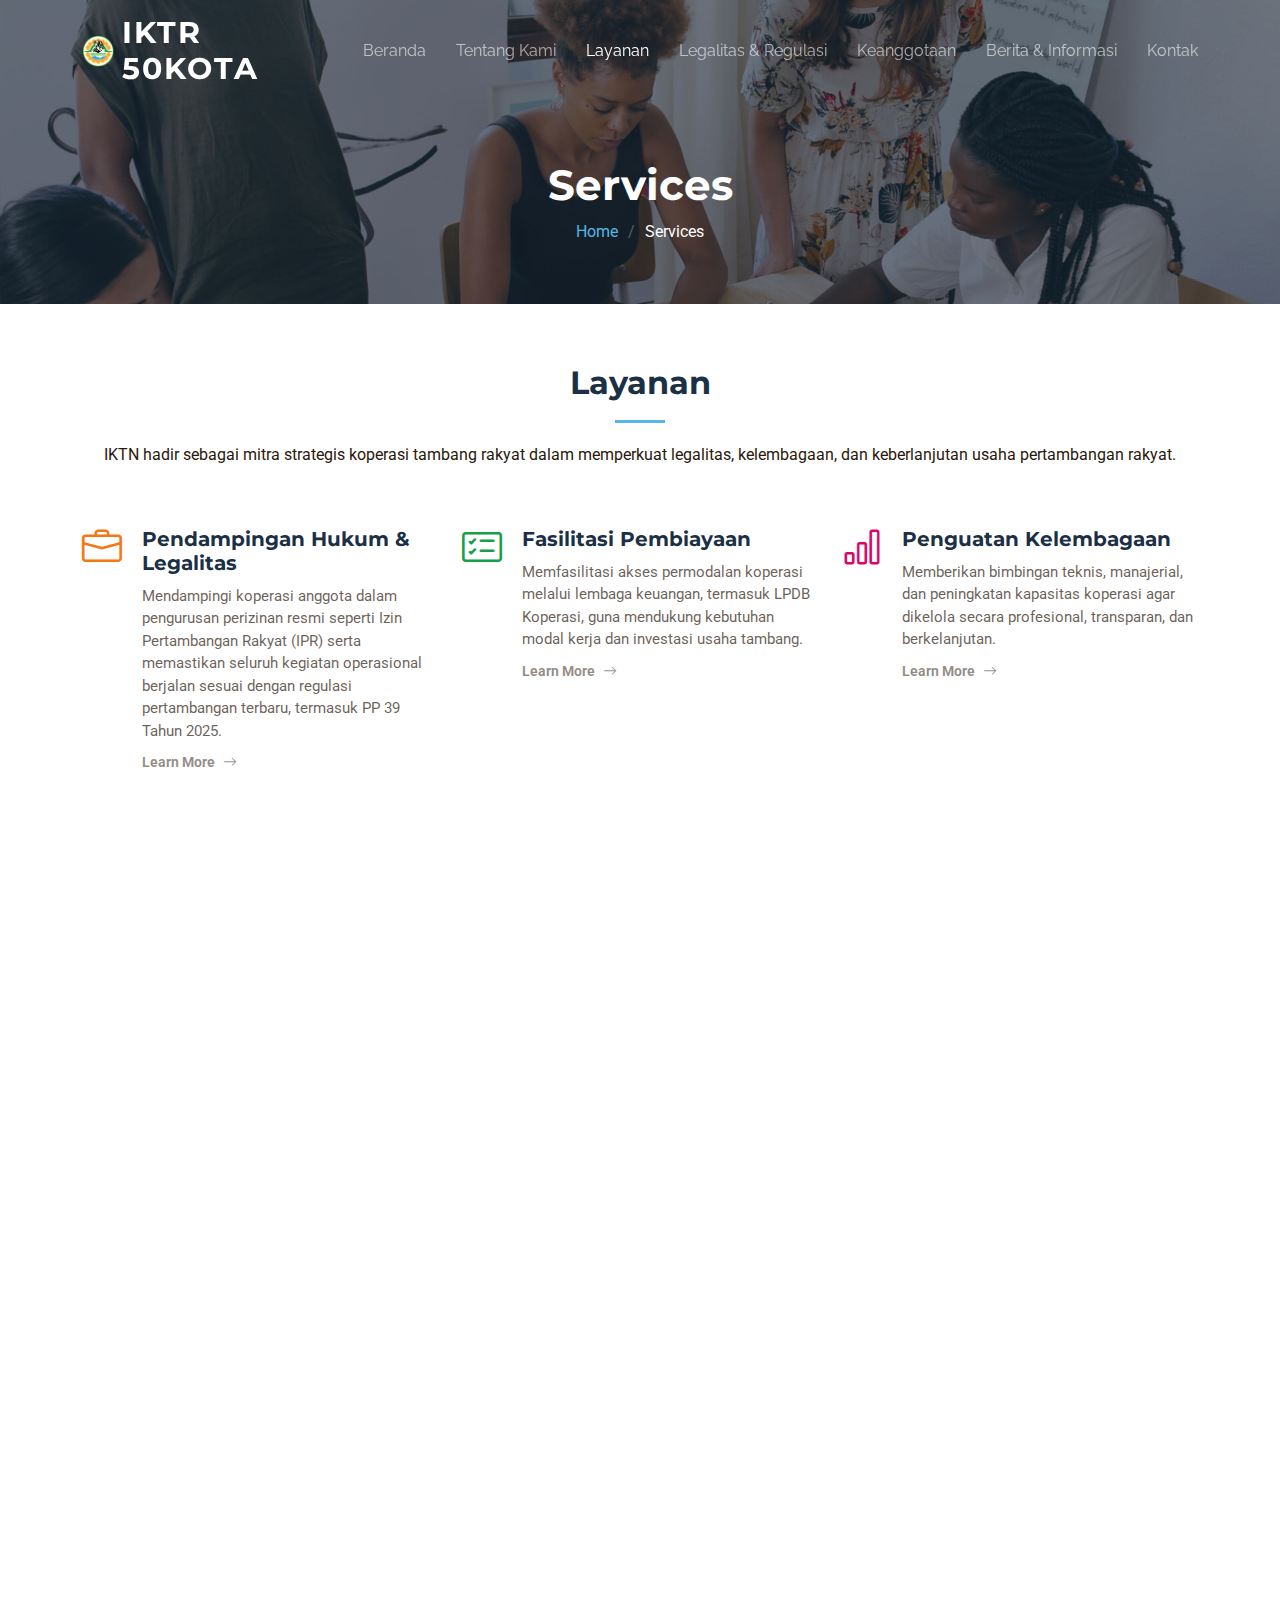
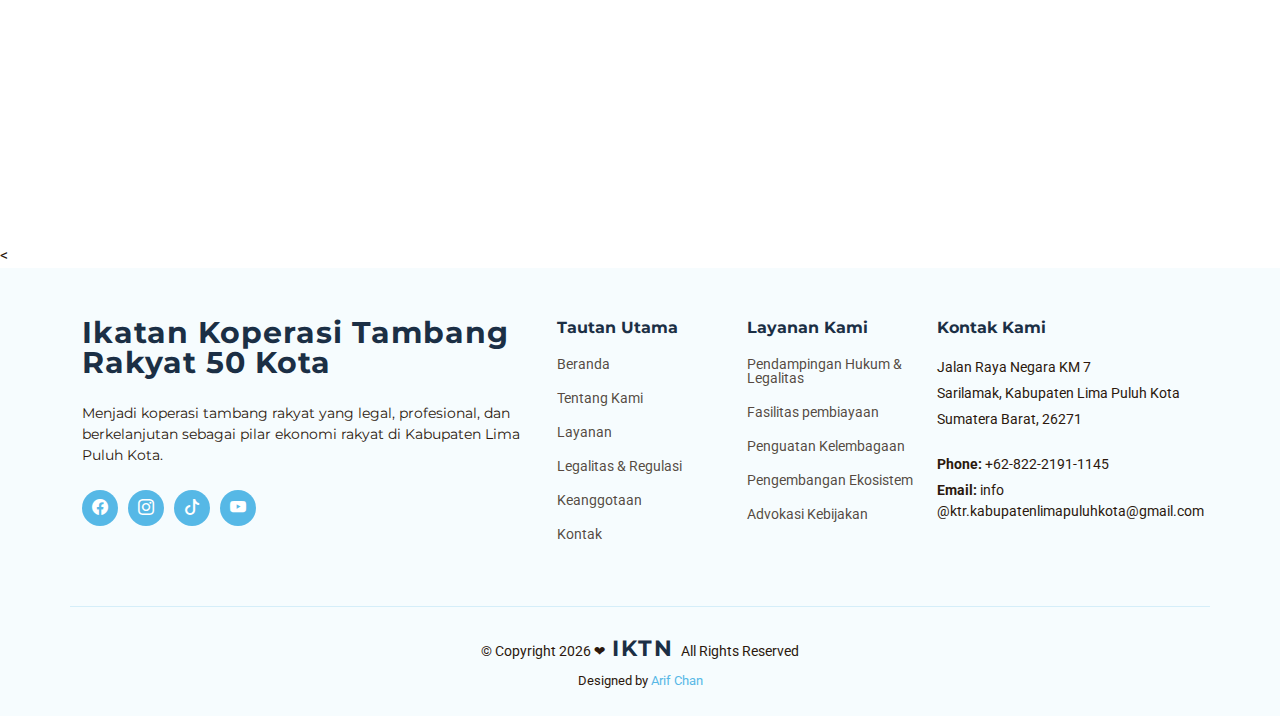
<file: services.html>
<!DOCTYPE html>
<html lang="en">

<head>
  <meta charset="utf-8">
  <meta content="width=device-width, initial-scale=1.0" name="viewport">
  <title>Koperasi Tambang Rakyat 50Kota</title>
  <meta name="description" content="">
  <meta name="keywords" content="">

  <!-- Favicons -->
  <link href="assets/img/favicon3.png" rel="icon">
  <link href="assets/img/apple-touch-icon.png" rel="apple-touch-icon">

  <!-- Fonts -->
  <link href="https://fonts.googleapis.com" rel="preconnect">
  <link href="https://fonts.gstatic.com" rel="preconnect" crossorigin>
  <link href="https://fonts.googleapis.com/css2?family=Roboto:ital,wght@0,100;0,300;0,400;0,500;0,700;0,900;1,100;1,300;1,400;1,500;1,700;1,900&family=Montserrat:ital,wght@0,100;0,200;0,300;0,400;0,500;0,600;0,700;0,800;0,900;1,100;1,200;1,300;1,400;1,500;1,600;1,700;1,800;1,900&family=Raleway:ital,wght@0,100;0,200;0,300;0,400;0,500;0,600;0,700;0,800;0,900;1,100;1,200;1,300;1,400;1,500;1,600;1,700;1,800;1,900&display=swap" rel="stylesheet">

  <!-- Vendor CSS Files -->
  <link href="assets/vendor/bootstrap/css/bootstrap.min.css" rel="stylesheet">
  <link href="assets/vendor/bootstrap-icons/bootstrap-icons.css" rel="stylesheet">
  <link href="assets/vendor/aos/aos.css" rel="stylesheet">
  <link href="assets/vendor/glightbox/css/glightbox.min.css" rel="stylesheet">
  <link href="assets/vendor/swiper/swiper-bundle.min.css" rel="stylesheet">

  <!-- Main CSS File -->
  <link href="assets/css/main.css" rel="stylesheet">

</head>

<body class="services-page">

  <header id="header" class="header d-flex align-items-center fixed-top">
    <div class="container-fluid container-xl position-relative d-flex align-items-center justify-content-between">

      <a href="index.html" class="logo d-flex align-items-center">
      <img src="assets/img/favicon3.png" alt="Logo" class="logo-img-big">
        <h1 class="sitename">IKTR 50KOTA</h1>
      </a>

      <nav id="navmenu" class="navmenu">
        <ul>
          <li><a href="index.html">Beranda<br></a></li>
          <li><a href="about.html">Tentang Kami</a></li>
          <li><a href="services.html" class="active">Layanan</a></li>
          <li><a href="portfolio.html">Legalitas & Regulasi</a></li>
          <li><a href="team.html">Keanggotaan</a></li>
          <li><a href="blog.html">Berita & Informasi</a></li>
          <li><a href="contact.html">Kontak</a></li>
        </ul>
        <i class="mobile-nav-toggle d-xl-none bi bi-list"></i>
      </nav>

    </div>
  </header>

  <main class="main">

    <!-- Page Title -->
    <div class="page-title dark-background" data-aos="fade" style="background-image: url(assets/img/services-page-title-bg.jpg);">
      <div class="container">
        <h1>Services</h1>
        <nav class="breadcrumbs">
          <ol>
            <li><a href="index.html">Home</a></li>
            <li class="current">Services</li>
          </ol>
        </nav>
      </div>
    </div><!-- End Page Title -->

    <!-- Services Section -->
    <section id="services" class="services section">

      <!-- Section Title -->
      <!-- Section Title -->
      <div class="container section-title" data-aos="fade-up">
        <h2>Layanan</h2>
        <p>IKTN hadir sebagai mitra strategis koperasi tambang rakyat dalam memperkuat legalitas, kelembagaan, dan keberlanjutan usaha pertambangan rakyat.</p>
      </div><!-- End Section Title -->

      <div class="container">

        <div class="row gy-4">

          <div class="col-lg-4 col-md-6 service-item d-flex" data-aos="fade-up" data-aos-delay="100">
            <div class="icon flex-shrink-0"><i class="bi bi-briefcase" style="color: #f57813;"></i></div>
            <div>
              <h4 class="title">Pendampingan Hukum & Legalitas</h4>
              <p class="description">Mendampingi koperasi anggota dalam pengurusan perizinan resmi seperti Izin Pertambangan Rakyat (IPR) serta memastikan seluruh kegiatan operasional berjalan sesuai dengan regulasi pertambangan terbaru, termasuk PP 39 Tahun 2025.</p>
              <a href="#" class="readmore stretched-link"><span>Learn More</span><i class="bi bi-arrow-right"></i></a>
            </div>
          </div>
          <!-- End Service Item -->

          <div class="col-lg-4 col-md-6 service-item d-flex" data-aos="fade-up" data-aos-delay="200">
            <div class="icon flex-shrink-0"><i class="bi bi-card-checklist" style="color: #15a04a;"></i></div>
            <div>
              <h4 class="title">Fasilitasi Pembiayaan</h4>
              <p class="description">Memfasilitasi akses permodalan koperasi melalui lembaga keuangan, termasuk LPDB Koperasi, guna mendukung kebutuhan modal kerja dan investasi usaha tambang.</p>
              <a href="#" class="readmore stretched-link"><span>Learn More</span><i class="bi bi-arrow-right"></i></a>
            </div>
          </div><!-- End Service Item -->

          <div class="col-lg-4 col-md-6 service-item d-flex" data-aos="fade-up" data-aos-delay="300">
            <div class="icon flex-shrink-0"><i class="bi bi-bar-chart" style="color: #d90769;"></i></div>
            <div>
              <h4 class="title">Penguatan Kelembagaan</h4>
              <p class="description">Memberikan bimbingan teknis, manajerial, dan peningkatan kapasitas koperasi agar dikelola secara profesional, transparan, dan berkelanjutan.</p>
              <a href="#" class="readmore stretched-link"><span>Learn More</span><i class="bi bi-arrow-right"></i></a>
            </div>
          </div><!-- End Service Item -->

          <div class="col-lg-4 col-md-6 service-item d-flex" data-aos="fade-up" data-aos-delay="400">
            <div class="icon flex-shrink-0"><i class="bi bi-binoculars" style="color: #15bfbc;"></i></div>
            <div>
              <h4 class="title">Pengembangan Ekosistem Usaha</h4>
              <p class="description">Mendorong kolaborasi antar koperasi serta kemitraan dengan berbagai pihak terkait, termasuk dukungan pemasaran produk dan hilirisasi hasil tambang.</p>
              <a href="#" class="readmore stretched-link"><span>Learn More</span><i class="bi bi-arrow-right"></i></a>
            </div>
          </div><!-- End Service Item -->

          <div class="col-lg-4 col-md-6 service-item d-flex" data-aos="fade-up" data-aos-delay="500">
            <div class="icon flex-shrink-0"><i class="bi bi-brightness-high" style="color: #f5cf13;"></i></div>
            <div>
              <h4 class="title">Advokasi Kebijakan</h4>
              <p class="description">Mewakili dan memperjuangkan kepentingan koperasi tambang rakyat melalui advokasi kebijakan pertambangan kepada pemerintah dan pemangku kepentingan terkait.</p>
              <a href="#" class="readmore stretched-link"><span>Learn More</span><i class="bi bi-arrow-right"></i></a>
            </div>
          </div><!-- End Service Item -->

        </div>

      </div>

    </section><!-- /Services Section -->

    <!-- Service Cards Section -->
    <section id="service-cards" class="service-cards section">

      <div class="container-fluid">

        <div class="row gy-4">

          <div class="col-lg-6" data-aos="fade-up" data-aos-delay="100">
            <div class="card-item">
              <div class="row">
                <div class="col-xl-5">
                  <div class="card-bg"><img src="assets/img/cards-1.jpg" alt=""></div>
                </div>
                <div class="col-xl-7 d-flex align-items-center">
                  <div class="card-body">
                    <h4 class="card-title">Eligendi omnis sunt veritatis.</h4>
                    <p>Fuga in dolorum et iste et culpa. Commodi possimus nesciunt modi voluptatem placeat deleniti adipisci. Cum delectus doloribus non veritatis. Officia temporibus illo magnam. Dolor eos et.</p>
                  </div>
                </div>
              </div>
            </div>
          </div><!-- End Card Item -->

          <div class="col-lg-6" data-aos="fade-up" data-aos-delay="200">
            <div class="card-item">
              <div class="row">
                <div class="col-xl-5">
                  <div class="card-bg"><img src="assets/img/cards-5.jpg" alt=""></div>
                </div>
                <div class="col-xl-7 d-flex align-items-center">
                  <div class="card-body">
                    <h4 class="card-title">Possimus ut sed velit assumenda</h4>
                    <p>Sunt deserunt maiores voluptatem autem est rerum perferendis rerum blanditiis. Est laboriosam qui iste numquam laboriosam voluptatem architecto. Est laudantium sunt at quas aut hic. Eum dignissimos.</p>
                  </div>
                </div>
              </div>
            </div>
          </div><!-- End Card Item -->

          <div class="col-lg-6" data-aos="fade-up" data-aos-delay="300">
            <div class="card-item">
              <div class="row">
                <div class="col-xl-5">
                  <div class="card-bg"><img src="assets/img/cards-3.jpg" alt=""></div>
                </div>
                <div class="col-xl-7 d-flex align-items-center">
                  <div class="card-body">
                    <h4 class="card-title">Error beatae dolor inventore aut</h4>
                    <p>Dicta porro nobis. Velit cum in. Nesciunt dignissimos enim molestiae facilis numquam quae quaerat ipsam omnis. Neque debitis ipsum at architecto officia laboriosam odit. Ut sunt temporibus nulla culpa.</p>
                  </div>
                </div>
              </div>
            </div>
          </div><!-- End Card Item -->

          <div class="col-lg-6" data-aos="fade-up" data-aos-delay="400">
            <div class="card-item">
              <div class="row">
                <div class="col-xl-5">
                  <div class="card-bg"><img src="assets/img/cards-4.jpg" alt=""></div>
                </div>
                <div class="col-xl-7 d-flex align-items-center">
                  <div class="card-body">
                    <h4 class="card-title">Expedita voluptas ut ut nesciunt</h4>
                    <p>Aut est quidem doloremque voluptatem magnam quis excepturi vero quia. Eum eos doloremque architecto illo at beatae dolore. Fugiat suscipit et sint ratione dolores. Aut aliquid ea dolores libero nobis.</p>
                  </div>
                </div>
              </div>
            </div>
          </div><!-- End Card Item -->

        </div>

      </div>

    </section><!-- /Service Cards Section -->
  </main>

  <<footer id="footer" class="footer light-background">

    <div class="footer-top">
      <div class="container">
        <div class="row gy-4">
          <div class="col-lg-5 col-md-12 footer-about">
            <a href="index.html" class="logo d-flex align-items-center">
              <span class="sitename">Ikatan Koperasi Tambang Rakyat 50 Kota</span>
            </a>
            <p>Menjadi koperasi tambang rakyat yang legal, profesional, dan berkelanjutan sebagai pilar ekonomi rakyat di Kabupaten Lima Puluh Kota.</p>
            <div class="social-links d-flex mt-4">
                  <a href="https://www.facebook.com/armen.aw?locale=id_ID"><i class="bi bi-facebook"></i></a>
                  <a href="https://www.instagram.com/koperasitambangrakyat.liko/"><i class="bi bi-instagram"></i></a>
                  <a href="https://www.tiktok.com/@koperasitambangrakyat"><i class="bi bi-tiktok"></i></a>
                  <a href="https://www.youtube.com/@KoperasiTambangRakyatKabupaten"><i class="bi bi-youtube"></i></a>
            </div>
          </div>

          <div class="col-lg-2 col-6 footer-links">
            <h4>Tautan Utama</h4>
            <ul>
              <li><a href="index.html">Beranda</a></li>
              <li><a href="about.html">Tentang Kami</a></li>
              <li><a href="services.html">Layanan</a></li>
              <li><a href="portfolio.html">Legalitas & Regulasi</a></li>
              <li><a href="team.html">Keanggotaan</a></li>
              <li><a href="contact.html">Kontak</a></li>
            </ul>
          </div>

          <div class="col-lg-2 col-6 footer-links">
            <h4>Layanan Kami</h4>
            <ul>
              <li><a href="services.html">Pendampingan Hukum & Legalitas</a></li>
              <li><a href="services.html">Fasilitas pembiayaan</a></li>
              <li><a href="services.html">Penguatan Kelembagaan</a></li>
              <li><a href="services.html">Pengembangan Ekosistem</a></li>
              <li><a href="services.html">Advokasi Kebijakan</a></li>
            </ul>
          </div>

          <div class="col-lg-3 col-md-12 footer-contact text-center text-md-start">
            <h4>Kontak Kami</h4>
            <p>Jalan Raya Negara KM 7</p>
            <p>Sarilamak, Kabupaten Lima Puluh Kota</p>
            <p>Sumatera Barat, 26271</p>
            <p class="mt-4"><strong>Phone:</strong> <span>+62-822-2191-1145</span></p>
            <p><strong>Email:</strong> <span> info @ktr.kabupatenlimapuluhkota@gmail.com</span></p>
          </div>

    <div class="container copyright text-center">
      <p>© <span>Copyright 2026 ❤︎</span> <strong class="px-1 sitename">IKTN</strong> <span>All Rights Reserved</span></p>
      <div class="credits">
        Designed by <a href="https://bootstrapmade.com/">Arif Chan</a>
      </div>
    </div>

  </footer>

  <!-- Scroll Top -->
  <a href="#" id="scroll-top" class="scroll-top d-flex align-items-center justify-content-center"><i class="bi bi-arrow-up-short"></i></a>

  <!-- Preloader -->
  <div id="preloader"></div>

  <!-- Vendor JS Files -->
  <script src="assets/vendor/bootstrap/js/bootstrap.bundle.min.js"></script>
  <script src="assets/vendor/php-email-form/validate.js"></script>
  <script src="assets/vendor/aos/aos.js"></script>
  <script src="assets/vendor/glightbox/js/glightbox.min.js"></script>
  <script src="assets/vendor/swiper/swiper-bundle.min.js"></script>
  <script src="assets/vendor/imagesloaded/imagesloaded.pkgd.min.js"></script>
  <script src="assets/vendor/isotope-layout/isotope.pkgd.min.js"></script>

  <!-- Main JS File -->
  <script src="assets/js/main.js"></script>

</body>

</html>
</file>
<file: assets/css/main.css>
/* Custom: Smaller, elegant site name */
.sitename {
  font-size: 1.4rem;
  font-weight: bold;
  letter-spacing: 2px;
  color: var(--heading-color);
  font-family: var(--heading-font);
}
/* Ukuran foto tim di swiper dan tombol sejajar */
.team-member .img-fluid.rounded-circle {
  width: 180px;
  height: 180px;
  object-fit: cover;
}
.team-swiper .swiper-button-next,
.team-swiper .swiper-button-prev {
  top: 50%;
  transform: translateY(-50%);
  width: 36px;
  height: 36px;
  color: #007aff;
}
.team-swiper .swiper-button-next:after,
.team-swiper .swiper-button-prev:after {
  font-size: 28px;
}
/* Besarkan logo di header agar proporsional dengan nama KPR */
.logo-img-big {
  height: 1080px;
  width: auto;
  margin-right: 1080px;
  max-height: 1080px;
}


/*--------------------------------------------------------------
# Font & Color Variables
# Help: https://bootstrapmade.com/color-system/
--------------------------------------------------------------*/
/* Fonts */
:root {
  --default-font: "Roboto",  system-ui, -apple-system, "Segoe UI", Roboto, "Helvetica Neue", Arial, "Noto Sans", "Liberation Sans", sans-serif, "Apple Color Emoji", "Segoe UI Emoji", "Segoe UI Symbol", "Noto Color Emoji";
  --heading-font: "Montserrat",  sans-serif;
  --nav-font: "Raleway",  sans-serif;
}

/* Global Colors - The following color variables are used throughout the website. Updating them here will change the color scheme of the entire website */
:root { 
  --background-color: #ffffff; /* Background color for the entire website, including individual sections */
  --default-color: #2b180d; /* Default color used for the majority of the text content across the entire website */
  --heading-color: #1b2f45; /* Color for headings, subheadings and title throughout the website */
  --accent-color: #56b8e6; /* Accent color that represents your brand on the website. It's used for buttons, links, and other elements that need to stand out */
  --surface-color: #ffffff; /* The surface color is used as a background of boxed elements within sections, such as cards, icon boxes, or other elements that require a visual separation from the global background. */
  --contrast-color: #ffffff; /* Contrast color for text, ensuring readability against backgrounds of accent, heading, or default colors. */
}

/* Nav Menu Colors - The following color variables are used specifically for the navigation menu. They are separate from the global colors to allow for more customization options */
:root {
  --nav-color: rgba(255, 255, 255, 0.6);  /* The default color of the main navmenu links */
  --nav-hover-color: #ffffff; /* Applied to main navmenu links when they are hovered over or active */
  --nav-mobile-background-color: #ffffff; /* Used as the background color for mobile navigation menu */
  --nav-dropdown-background-color: #ffffff; /* Used as the background color for dropdown items that appear when hovering over primary navigation items */
  --nav-dropdown-color: #212529; /* Used for navigation links of the dropdown items in the navigation menu. */
  --nav-dropdown-hover-color: #56b8e6; /* Similar to --nav-hover-color, this color is applied to dropdown navigation links when they are hovered over. */
}

/* Color Presets - These classes override global colors when applied to any section or element, providing reuse of the sam color scheme. */

.light-background {
  --background-color: #f6fcfe;
  --surface-color: #ffffff;
}

.dark-background {
  --background-color: #17283b;
  --default-color: #ffffff;
  --heading-color: #ffffff;
  --surface-color: #254160;
  --contrast-color: #ffffff;
}

/* Smooth scroll */
:root {
  scroll-behavior: smooth;
}

/*--------------------------------------------------------------
# General Styling & Shared Classes
--------------------------------------------------------------*/
body {
  color: var(--default-color);
  background-color: var(--background-color);
  font-family: var(--default-font);
}

a {
  color: var(--accent-color);
  text-decoration: none;
  transition: 0.3s;
}

a:hover {
  color: color-mix(in srgb, var(--accent-color), transparent 25%);
  text-decoration: none;
}

h1,
h2,
h3,
h4,
h5,
h6 {
  color: var(--heading-color);
  font-family: var(--heading-font);
}

/* PHP Email Form Messages
------------------------------*/
.php-email-form .error-message {
  display: none;
  background: #df1529;
  color: #ffffff;
  text-align: left;
  padding: 15px;
  margin-bottom: 24px;
  font-weight: 600;
}

.php-email-form .sent-message {
  display: none;
  color: #ffffff;
  background: #059652;
  text-align: center;
  padding: 15px;
  margin-bottom: 24px;
  font-weight: 600;
}

.php-email-form .loading {
  display: none;
  background: var(--surface-color);
  text-align: center;
  padding: 15px;
  margin-bottom: 24px;
}

.php-email-form .loading:before {
  content: "";
  display: inline-block;
  border-radius: 50%;
  width: 24px;
  height: 24px;
  margin: 0 10px -6px 0;
  border: 3px solid var(--accent-color);
  border-top-color: var(--surface-color);
  animation: php-email-form-loading 1s linear infinite;
}

@keyframes php-email-form-loading {
  0% {
    transform: rotate(0deg);
  }

  100% {
    transform: rotate(360deg);
  }
}

/*--------------------------------------------------------------
# Global Header
--------------------------------------------------------------*/
.header {
  --background-color: rgba(255, 255, 255, 0);
  --heading-color: #ffffff;
  color: var(--default-color);
  background-color: var(--background-color);
  padding: 15px 0;
  transition: all 0.5s;
  z-index: 997;
}

.header .logo {
  line-height: 1;
}

.header .logo img {
  max-height: 32px;
  margin-right: 8px;
}

.header .logo h1 {
  font-size: 30px;
  margin: 0;
  font-weight: 700;
  color: var(--heading-color);
}

.scrolled .header {
  box-shadow: 0px 0 18px rgba(0, 0, 0, 0.1);
}

/* Global Header on Scroll
------------------------------*/
.scrolled .header {
  --background-color: rgba(23, 40, 59, 0.9);
}

/*--------------------------------------------------------------
# Navigation Menu
--------------------------------------------------------------*/
/* Navmenu - Desktop */
@media (min-width: 1200px) {
  .navmenu {
    padding: 0;
  }

  .navmenu ul {
    margin: 0;
    padding: 0;
    display: flex;
    list-style: none;
    align-items: center;
  }

  .navmenu li {
    position: relative;
  }

  .navmenu a,
  .navmenu a:focus {
    color: var(--nav-color);
    padding: 18px 15px;
    font-size: 16px;
    font-family: var(--nav-font);
    font-weight: 400;
    display: flex;
    align-items: center;
    justify-content: space-between;
    white-space: nowrap;
    transition: 0.3s;
  }

  .navmenu a i,
  .navmenu a:focus i {
    font-size: 12px;
    line-height: 0;
    margin-left: 5px;
    transition: 0.3s;
  }

  .navmenu li:last-child a {
    padding-right: 0;
  }

  .navmenu li:hover>a,
  .navmenu .active,
  .navmenu .active:focus {
    color: var(--nav-hover-color);
  }

  .navmenu .dropdown ul {
    margin: 0;
    padding: 10px 0;
    background: var(--nav-dropdown-background-color);
    display: block;
    position: absolute;
    visibility: hidden;
    left: 14px;
    top: 130%;
    opacity: 0;
    transition: 0.3s;
    border-radius: 0;
    z-index: 99;
    box-shadow: 0px 0px 30px rgba(0, 0, 0, 0.1);
  }

  .navmenu .dropdown ul li {
    min-width: 200px;
  }

  .navmenu .dropdown ul a {
    padding: 10px 20px;
    font-size: 15px;
    text-transform: none;
    color: var(--nav-dropdown-color);
  }

  .navmenu .dropdown ul a i {
    font-size: 12px;
  }

  .navmenu .dropdown ul a:hover,
  .navmenu .dropdown ul .active:hover,
  .navmenu .dropdown ul li:hover>a {
    color: var(--nav-dropdown-hover-color);
  }

  .navmenu .dropdown:hover>ul {
    opacity: 1;
    top: 100%;
    visibility: visible;
  }

  .navmenu .dropdown .dropdown ul {
    top: 0;
    left: -90%;
    visibility: hidden;
  }

  .navmenu .dropdown .dropdown:hover>ul {
    opacity: 1;
    top: 0;
    left: -100%;
    visibility: visible;
  }
}

/* Navmenu - Mobile */
@media (max-width: 1199px) {
  .mobile-nav-toggle {
    color: var(--nav-color);
    font-size: 28px;
    line-height: 0;
    margin-right: 10px;
    cursor: pointer;
    transition: color 0.3s;
  }

  .navmenu {
    padding: 0;
    z-index: 9997;
  }

  .navmenu ul {
    display: none;
    list-style: none;
    position: absolute;
    inset: 60px 20px 20px 20px;
    padding: 10px 0;
    margin: 0;
    border-radius: 6px;
    background-color: var(--nav-mobile-background-color);
    overflow-y: auto;
    transition: 0.3s;
    z-index: 9998;
    box-shadow: 0px 0px 30px rgba(0, 0, 0, 0.1);
  }

  .navmenu a,
  .navmenu a:focus {
    color: var(--nav-dropdown-color);
    padding: 10px 20px;
    font-family: var(--nav-font);
    font-size: 17px;
    font-weight: 500;
    display: flex;
    align-items: center;
    justify-content: space-between;
    white-space: nowrap;
    transition: 0.3s;
  }

  .navmenu a i,
  .navmenu a:focus i {
    font-size: 12px;
    line-height: 0;
    margin-left: 5px;
    width: 30px;
    height: 30px;
    display: flex;
    align-items: center;
    justify-content: center;
    border-radius: 50%;
    transition: 0.3s;
    background-color: color-mix(in srgb, var(--accent-color), transparent 90%);
  }

  .navmenu a i:hover,
  .navmenu a:focus i:hover {
    background-color: var(--accent-color);
    color: var(--contrast-color);
  }

  .navmenu a:hover,
  .navmenu .active,
  .navmenu .active:focus {
    color: var(--nav-dropdown-hover-color);
  }

  .navmenu .active i,
  .navmenu .active:focus i {
    background-color: var(--accent-color);
    color: var(--contrast-color);
    transform: rotate(180deg);
  }

  .navmenu .dropdown ul {
    position: static;
    display: none;
    z-index: 99;
    padding: 10px 0;
    margin: 10px 20px;
    background-color: var(--nav-dropdown-background-color);
    border: 1px solid color-mix(in srgb, var(--default-color), transparent 90%);
    box-shadow: none;
    transition: all 0.5s ease-in-out;
  }

  .navmenu .dropdown ul ul {
    background-color: rgba(33, 37, 41, 0.1);
  }

  .navmenu .dropdown>.dropdown-active {
    display: block;
    background-color: rgba(33, 37, 41, 0.03);
  }

  .mobile-nav-active {
    overflow: hidden;
  }

  .mobile-nav-active .mobile-nav-toggle {
    color: #fff;
    position: absolute;
    font-size: 32px;
    top: 15px;
    right: 15px;
    margin-right: 0;
    z-index: 9999;
  }

  .mobile-nav-active .navmenu {
    position: fixed;
    overflow: hidden;
    inset: 0;
    background: rgba(33, 37, 41, 0.8);
    transition: 0.3s;
  }

  .mobile-nav-active .navmenu>ul {
    display: block;
  }
}

/*--------------------------------------------------------------
# Global Footer
--------------------------------------------------------------*/
.footer {
  color: var(--default-color);
  background-color: var(--background-color);
  font-size: 14px;
  position: relative;
}

.footer .footer-top {
  padding-top: 50px;
}

.footer .footer-about .logo {
  line-height: 1;
  margin-bottom: 25px;
}

.footer .footer-about .logo img {
  max-height: 40px;
  margin-right: 6px;
}

.footer .footer-about .logo span {
  color: var(--heading-color);
  font-size: 30px;
  font-weight: 700;
  letter-spacing: 1px;
  font-family: var(--heading-font);
}

.footer .footer-about p {
  font-size: 14px;
  font-family: var(--heading-font);
}

.footer .social-links a {
  color: var(--contrast-color);
  background-color: var(--accent-color);
  display: flex;
  align-items: center;
  justify-content: center;
  width: 36px;
  height: 36px;
  border-radius: 50%;
  font-size: 16px;
  margin-right: 10px;
  transition: 0.3s;
}

.footer .social-links a:hover {
  color: var(--contrast-color);
  background-color: color-mix(in srgb, var(--accent-color) 90%, black 15%);
}

.footer h4 {
  font-size: 16px;
  font-weight: bold;
  position: relative;
  padding-bottom: 12px;
}

.footer .footer-links {
  margin-bottom: 30px;
}

.footer .footer-links ul {
  list-style: none;
  padding: 0;
  margin: 0;
}

.footer .footer-links ul i {
  padding-right: 2px;
  font-size: 12px;
  line-height: 0;
}

.footer .footer-links ul li {
  padding: 10px 0;
  display: flex;
  align-items: center;
}

.footer .footer-links ul li:first-child {
  padding-top: 0;
}

.footer .footer-links ul a {
  color: color-mix(in srgb, var(--default-color), transparent 20%);
  display: inline-block;
  line-height: 1;
}

.footer .footer-links ul a:hover {
  color: var(--accent-color);
}

.footer .footer-contact p {
  margin-bottom: 5px;
}

.footer .copyright {
  border-top: 1px solid color-mix(in srgb, var(--accent-color), transparent 80%);
  margin-top: 25px;
  padding-top: 25px;
  padding-bottom: 25px;
}

.footer .copyright p {
  margin-bottom: 0;
}

.footer .credits {
  margin-top: 5px;
  font-size: 13px;
}

/*--------------------------------------------------------------
# Preloader
--------------------------------------------------------------*/
#preloader {
  position: fixed;
  inset: 0;
  z-index: 9999;
  overflow: hidden;
  background-color: var(--background-color);
  transition: all 0.6s ease-out;
}

#preloader:before {
  content: "";
  position: fixed;
  top: calc(50% - 30px);
  left: calc(50% - 30px);
  border: 6px solid var(--accent-color);
  border-top-color: color-mix(in srgb, var(--accent-color), transparent 90%);
  border-radius: 50%;
  width: 60px;
  height: 60px;
  animation: animate-preloader 1s linear infinite;
}

@keyframes animate-preloader {
  0% {
    transform: rotate(0deg);
  }

  100% {
    transform: rotate(360deg);
  }
}

/*--------------------------------------------------------------
# Scroll Top Button
--------------------------------------------------------------*/
.scroll-top {
  position: fixed;
  visibility: hidden;
  opacity: 0;
  right: 15px;
  bottom: 15px;
  z-index: 99999;
  background-color: var(--accent-color);
  width: 40px;
  height: 40px;
  border-radius: 4px;
  transition: all 0.4s;
}

.scroll-top i {
  font-size: 24px;
  color: var(--contrast-color);
  line-height: 0;
}

.scroll-top:hover {
  background-color: color-mix(in srgb, var(--accent-color), transparent 20%);
  color: var(--contrast-color);
}

.scroll-top.active {
  visibility: visible;
  opacity: 1;
}

/*--------------------------------------------------------------
# Disable aos animation delay on mobile devices
--------------------------------------------------------------*/
@media screen and (max-width: 768px) {
  [data-aos-delay] {
    transition-delay: 0 !important;
  }
}

/*--------------------------------------------------------------
# Global Page Titles & Breadcrumbs
--------------------------------------------------------------*/
.page-title {
  color: var(--default-color);
  background-color: var(--background-color);
  background-size: cover;
  background-position: center;
  background-repeat: no-repeat;
  padding: 160px 0 60px 0;
  text-align: center;
  position: relative;
}

.page-title:before {
  content: "";
  background-color: color-mix(in srgb, var(--background-color), transparent 40%);
  position: absolute;
  inset: 0;
}

.page-title .container {
  position: relative;
}

.page-title h1 {
  font-size: 42px;
  font-weight: 700;
  margin-bottom: 10px;
}

.page-title .breadcrumbs ol {
  display: flex;
  flex-wrap: wrap;
  list-style: none;
  justify-content: center;
  padding: 0;
  margin: 0;
  font-size: 16px;
  font-weight: 400;
}

.page-title .breadcrumbs ol li+li {
  padding-left: 10px;
}

.page-title .breadcrumbs ol li+li::before {
  content: "/";
  display: inline-block;
  padding-right: 10px;
  color: color-mix(in srgb, var(--default-color), transparent 70%);
}

/*--------------------------------------------------------------
# Global Sections
--------------------------------------------------------------*/
section,
.section {
  color: var(--default-color);
  background-color: var(--background-color);
  padding: 60px 0;
  scroll-margin-top: 100px;
  overflow: clip;
}

@media (max-width: 1199px) {

  section,
  .section {
    scroll-margin-top: 66px;
  }
}

/*--------------------------------------------------------------
# Global Section Titles
--------------------------------------------------------------*/
.section-title {
  text-align: center;
  padding-bottom: 60px;
  position: relative;
}

.section-title h2 {
  font-size: 32px;
  font-weight: 700;
  margin-bottom: 20px;
  padding-bottom: 20px;
  position: relative;
}

.section-title h2:after {
  content: "";
  position: absolute;
  display: block;
  width: 50px;
  height: 3px;
  background: var(--accent-color);
  left: 0;
  right: 0;
  bottom: 0;
  margin: auto;
}

.section-title p {
  margin-bottom: 0;
}

/*--------------------------------------------------------------
# Hero Section
--------------------------------------------------------------*/
.hero {
  width: 100%;
  min-height: 100vh;
  position: relative;
  padding: 120px 0 60px;
  display: flex;
  align-items: center;
}

@media (min-width: 1200px) {
  .hero:after {
    position: absolute;
    content: "";
    width: 44%;
    background-image: linear-gradient(180deg, color-mix(in srgb, var(--background-color), transparent 15%), color-mix(in srgb, var(--background-color), transparent 15%) 100%), linear-gradient(180deg, rgb(0, 0, 0), rgb(0, 0, 0) 100%);
    top: 0;
    bottom: 0;
    z-index: 2;
  }
}

.hero:before {
  position: absolute;
  content: "";
  background: color-mix(in srgb, var(--background-color), transparent 40%);
  inset: 0;
  z-index: 2;
}

.hero img {
  position: absolute;
  inset: 0;
  display: block;
  width: 100%;
  height: 100%;
  object-fit: cover;
  z-index: 1;
}

.hero .container,
.hero .container-fluid {
  z-index: 3;
  position: relative;
}

.hero h1 {
  margin: 0;
  font-size: 3rem;
  font-weight: 700;
}

.hero blockquote {
  color: color-mix(in srgb, var(--default-color), transparent 20%);
  padding-left: 20px;
  border-left: 2px solid var(--accent-color);
  margin: 40px 0;
}

.hero .btn-get-started {
  color: var(--contrast-color);
  background: var(--accent-color);
  font-family: var(--heading-font);
  font-weight: 600;
  font-size: 14px;
  letter-spacing: 1px;
  display: inline-block;
  padding: 12px 30px;
  border-radius: 50px;
  transition: 0.5s;
}

.hero .btn-get-started:hover {
  background: color-mix(in srgb, var(--accent-color) 90%, white 15%);
}

.hero .btn-watch-video {
  font-size: 16px;
  transition: 0.5s;
  margin-left: 25px;
  color: var(--default-color);
  font-weight: 600;
}

.hero .btn-watch-video i {
  color: color-mix(in srgb, var(--default-color), transparent 50%);
  font-size: 32px;
  transition: 0.3s;
  line-height: 0;
  margin-right: 8px;
}

.hero .btn-watch-video:hover {
  color: var(--default-color);
}

.hero .btn-watch-video:hover i {
  color: var(--default-color);
}

@media (max-width: 640px) {
  .hero h1 {
    font-size: 28px;
    line-height: 36px;
  }

  .hero .btn-get-started,
  .hero .btn-watch-video {
    font-size: 13px;
  }
}

/*--------------------------------------------------------------
# Why Us Section
--------------------------------------------------------------*/
.why-us .img-bg {
  min-height: 500px;
  position: relative;
}

.why-us .img-bg img {
  position: absolute;
  inset: 0;
  display: block;
  width: 100%;
  height: 100%;
  object-fit: cover;
  z-index: 1;
}

.why-us .slides {
  background-color: color-mix(in srgb, var(--default-color), transparent 97%);
}

.why-us h3 {
  font-size: 24px;
  font-weight: 700;
}

.why-us h4 {
  font-size: 18px;
  font-weight: 300;
  color: color-mix(in srgb, var(--default-color), transparent 30%);
}

.why-us .swiper {
  margin: 140px 140px 120px 140px;
  overflow: hidden;
}

.why-us .swiper-wrapper {
  height: auto;
}

.why-us .swiper-button-prev:after,
.why-us .swiper-button-next:after {
  font-size: 24px;
  color: color-mix(in srgb, var(--default-color), transparent 50%);
}

.why-us .swiper-button-prev {
  left: 80px;
}

.why-us .swiper-button-next {
  right: 80px;
}

.why-us .swiper-pagination {
  margin-top: 30px;
  position: relative;
}

.why-us .swiper-pagination .swiper-pagination-bullet {
  background-color: color-mix(in srgb, var(--default-color), transparent 50%);
}

.why-us .swiper-pagination .swiper-pagination-bullet-active {
  background-color: var(--accent-color);
}

@media (max-width: 1200px) {
  .why-us .swiper {
    margin: 60px 60px 40px 60px;
  }

  .why-us .swiper-button-prev,
  .why-us .swiper-button-next {
    display: none;
  }
}

@media (max-width: 575px) {
  .why-us .swiper {
    margin: 40px 40px 20px 40px;
  }
}

/*--------------------------------------------------------------
# Services Section
--------------------------------------------------------------*/
.services .service-item {
  position: relative;
  height: 100%;
  margin-bottom: 30px;
}

.services .service-item .icon {
  margin-right: 20px;
}

.services .service-item .icon i {
  color: var(--accent-color);
  font-size: 40px;
  line-height: 0;
  transition: 0.3s;
}

.services .service-item:hover .icon i {
  color: var(--accent-color);
}

.services .service-item .title {
  color: var(--heading-color);
  font-weight: 700;
  margin-bottom: 10px;
  font-size: 20px;
  transition: 0.3s;
}

.services .service-item .description {
  font-size: 15px;
  color: color-mix(in srgb, var(--default-color), transparent 30%);
  margin-bottom: 10px;
}

.services .service-item .readmore {
  display: flex;
  align-items: center;
  color: color-mix(in srgb, var(--default-color), transparent 50%);
  transition: 0.3s;
  font-weight: 700;
  font-size: 14px;
}

.services .service-item .readmore i {
  margin-left: 8px;
}

.services .service-item:hover .title,
.services .service-item:hover .readmore,
.services .service-item:hover .icon i {
  color: var(--accent-color);
}

/*--------------------------------------------------------------
# Call To Action Section
--------------------------------------------------------------*/
.call-to-action {
  padding: 80px 0;
  position: relative;
  clip-path: inset(0);
}

.call-to-action img {
  position: fixed;
  top: 0;
  left: 0;
  display: block;
  width: 100%;
  height: 100%;
  object-fit: cover;
  z-index: 1;
}

.call-to-action:before {
  content: "";
  background: color-mix(in srgb, var(--background-color), transparent 50%);
  position: absolute;
  inset: 0;
  z-index: 2;
}

.call-to-action .container {
  position: relative;
  z-index: 3;
}

.call-to-action h3 {
  font-size: 28px;
  font-weight: 700;
  color: var(--default-color);
}

.call-to-action p {
  color: var(--default-color);
}

.call-to-action .cta-btn {
  background: var(--accent-color);
  color: var(--contrast-color);
  font-family: var(--heading-font);
  font-weight: 500;
  font-size: 16px;
  letter-spacing: 1px;
  display: inline-block;
  padding: 12px 40px;
  border-radius: 50px;
  transition: 0.5s;
  margin: 10px;
}

.call-to-action .cta-btn:hover {
  background: color-mix(in srgb, var(--accent-color) 90%, black 15%);
}

/*--------------------------------------------------------------
# Features Section
--------------------------------------------------------------*/
.features h3 {
  font-size: 32px;
  font-weight: 700;
  margin-bottom: 30px;
}

.features .icon-list i {
  margin-right: 10px;
  font-size: 24px;
  line-height: 1;
}

.features .icon-list span {
  font-size: 16px;
  color: color-mix(in srgb, var(--default-color), transparent 20%);
}

.features .phone-wrap {
  position: absolute;
  right: 0;
}

@media (max-width: 768px) {
  .features .phone-wrap {
    position: relative;
  }
}

.features .phone-wrap img {
  width: 340px;
}

@media (max-width: 992px) {
  .features .phone-wrap img {
    margin-top: 30px;
  }
}

@media (max-width: 768px) {
  .features .phone-wrap img {
    width: 100%;
  }
}

.features .details {
  margin-top: 80px;
  padding: 120px 0;
  background-color: color-mix(in srgb, var(--default-color), transparent 97%);
}

.features .details h4 {
  font-size: 32px;
  font-weight: 700;
  margin-bottom: 20px;
}

.features .details p {
  margin-bottom: 20px;
  font-size: 15px;
}

.features .details .btn-get-started {
  color: var(--contrast-color);
  background-color: var(--accent-color);
  font-family: var(--heading-font);
  display: inline-block;
  font-weight: 500;
  font-size: 15px;
  letter-spacing: 1px;
  padding: 10px 32px;
  border-radius: 50px;
  transition: 0.5s;
}

.features .details .btn-get-started:hover {
  background: color-mix(in srgb, var(--accent-color), transparent 20%);
}

/*--------------------------------------------------------------
# Recent Posts Section
--------------------------------------------------------------*/
.recent-posts .post-box {
  transition: 0.3s;
  height: 100%;
  overflow: hidden;
  position: relative;
  display: flex;
  flex-direction: column;
}

.recent-posts .post-box .post-img {
  overflow: hidden;
  position: relative;
}

.recent-posts .post-box .post-img img {
  transition: 0.5s;
}

.recent-posts .post-box .meta {
  margin-top: 15px;
}

.recent-posts .post-box .meta .post-date {
  font-size: 15px;
  font-weight: 400;
  color: var(--accent-color);
}

.recent-posts .post-box .meta .post-author {
  font-size: 15px;
  font-weight: 400;
  color: color-mix(in srgb, var(--default-color), transparent 40%);
}

.recent-posts .post-box .post-title {
  color: var(--heading-color);
  font-size: 18px;
  font-weight: 700;
  margin: 15px 0 0 0;
  position: relative;
  transition: 0.3s;
}

.recent-posts .post-box p {
  margin: 15px 0 0 0;
  color: color-mix(in srgb, var(--default-color), transparent 40%);
}

.recent-posts .post-box .readmore {
  display: flex;
  align-items: center;
  font-weight: 600;
  line-height: 1;
  transition: 0.3s;
  margin-top: 15px;
}

.recent-posts .post-box .readmore i {
  line-height: 0;
  margin-left: 4px;
  font-size: 18px;
}

.recent-posts .post-box:hover .post-title {
  color: var(--accent-color);
}

.recent-posts .post-box:hover .post-img img {
  transform: scale(1.1);
}

/*--------------------------------------------------------------
# About Section
--------------------------------------------------------------*/
.about .content h3 {
  font-size: 2rem;
  font-weight: 700;
}

.about .content p {
  margin: 30px 0;
  color: color-mix(in srgb, var(--default-color), transparent 40%);
}

.about .content ul {
  list-style: none;
  padding: 0;
}

.about .content ul li {
  padding: 0 0 15px 0;
  font-weight: 400;
  display: flex;
}

.about .content ul i {
  color: var(--accent-color);
  font-size: 1.25rem;
  line-height: 1.2;
  margin-right: 0.5rem;
}

/*--------------------------------------------------------------
# Service Cards Section
--------------------------------------------------------------*/
.service-cards .card-item {
  background-color: var(--surface-color);
  border: 1px solid color-mix(in srgb, var(--default-color), transparent 85%);
  position: relative;
  border-radius: 0;
}

.service-cards .card-item .card-bg {
  min-height: 300px;
  position: relative;
}

.service-cards .card-item .card-bg img {
  position: absolute;
  inset: 0;
  display: block;
  width: 100%;
  height: 100%;
  object-fit: cover;
  object-position: center;
  z-index: 1;
}

.service-cards .card-item .card-body {
  padding: 30px;
}

.service-cards .card-item h4 {
  font-weight: 700;
  font-size: 20px;
  margin-bottom: 15px;
}

.service-cards .card-item p {
  color: color-mix(in srgb, var(--default-color), transparent 40%);
  margin: 0;
}

/*--------------------------------------------------------------
# Testimonials Section
--------------------------------------------------------------*/
.testimonials .testimonial-item {
  background-color: var(--surface-color);
  box-shadow: 0px 0 20px rgba(0, 0, 0, 0.1);
  box-sizing: content-box;
  padding: 30px;
  margin: 40px 30px;
  min-height: 320px;
  display: flex;
  flex-direction: column;
  text-align: center;
  transition: 0.3s;
}

.testimonials .testimonial-item .stars {
  margin-bottom: 15px;
}

.testimonials .testimonial-item .stars i {
  color: #ffc107;
  margin: 0 1px;
}

.testimonials .testimonial-item .testimonial-img {
  width: 90px;
  border-radius: 50%;
  border: 4px solid var(--background-color);
  margin: 0 auto;
}

.testimonials .testimonial-item h3 {
  font-size: 18px;
  font-weight: bold;
  margin: 10px 0 5px 0;
}

.testimonials .testimonial-item h4 {
  font-size: 14px;
  color: color-mix(in srgb, var(--default-color), transparent 40%);
  margin: 0;
}

.testimonials .testimonial-item p {
  font-style: italic;
  margin: 0 auto 15px auto;
}

.testimonials .swiper-wrapper {
  height: auto;
}

.testimonials .swiper-pagination {
  margin-top: 20px;
  position: relative;
}

.testimonials .swiper-pagination .swiper-pagination-bullet {
  width: 12px;
  height: 12px;
  background-color: color-mix(in srgb, var(--default-color), transparent 85%);
  opacity: 1;
}

.testimonials .swiper-pagination .swiper-pagination-bullet-active {
  background-color: var(--accent-color);
}

.testimonials .swiper-slide {
  opacity: 0.3;
}

@media (max-width: 1199px) {
  .testimonials .swiper-slide-active {
    opacity: 1;
  }

  .testimonials .swiper-pagination {
    margin-top: 0;
  }

  .testimonials .testimonial-item {
    margin: 40px 20px;
  }
}

@media (min-width: 1200px) {
  .testimonials .swiper-slide-next {
    opacity: 1;
    transform: scale(1.12);
  }
}

/*--------------------------------------------------------------
# Service Details Section
--------------------------------------------------------------*/
.service-details .service-box {
  background-color: var(--surface-color);
  padding: 20px;
  box-shadow: 0px 2px 20px rgba(0, 0, 0, 0.1);
}

.service-details .service-box+.service-box {
  margin-top: 30px;
}

.service-details .service-box h4 {
  font-size: 20px;
  font-weight: 700;
  border-bottom: 2px solid color-mix(in srgb, var(--default-color), transparent 92%);
  padding-bottom: 15px;
  margin-bottom: 15px;
}

.service-details .services-list {
  background-color: var(--surface-color);
}

.service-details .services-list a {
  color: color-mix(in srgb, var(--default-color), transparent 20%);
  background-color: color-mix(in srgb, var(--default-color), transparent 96%);
  display: flex;
  align-items: center;
  padding: 12px 15px;
  margin-top: 15px;
  transition: 0.3s;
}

.service-details .services-list a:first-child {
  margin-top: 0;
}

.service-details .services-list a i {
  font-size: 16px;
  margin-right: 8px;
  color: var(--accent-color);
}

.service-details .services-list a.active {
  color: var(--contrast-color);
  background-color: var(--accent-color);
}

.service-details .services-list a.active i {
  color: var(--contrast-color);
}

.service-details .services-list a:hover {
  background-color: color-mix(in srgb, var(--accent-color), transparent 95%);
  color: var(--accent-color);
}

.service-details .download-catalog a {
  color: var(--default-color);
  display: flex;
  align-items: center;
  padding: 10px 0;
  transition: 0.3s;
  border-top: 1px solid color-mix(in srgb, var(--default-color), transparent 90%);
}

.service-details .download-catalog a:first-child {
  border-top: 0;
  padding-top: 0;
}

.service-details .download-catalog a:last-child {
  padding-bottom: 0;
}

.service-details .download-catalog a i {
  font-size: 24px;
  margin-right: 8px;
  color: var(--accent-color);
}

.service-details .download-catalog a:hover {
  color: var(--accent-color);
}

.service-details .help-box {
  background-color: var(--accent-color);
  color: var(--contrast-color);
  margin-top: 30px;
  padding: 30px 15px;
}

.service-details .help-box .help-icon {
  font-size: 48px;
}

.service-details .help-box h4,
.service-details .help-box a {
  color: var(--contrast-color);
}

.service-details .services-img {
  margin-bottom: 20px;
}

.service-details h3 {
  font-size: 26px;
  font-weight: 700;
}

.service-details p {
  font-size: 15px;
}

.service-details ul {
  list-style: none;
  padding: 0;
  font-size: 15px;
}

.service-details ul li {
  padding: 5px 0;
  display: flex;
  align-items: center;
}

.service-details ul i {
  font-size: 20px;
  margin-right: 8px;
  color: var(--accent-color);
}

/*--------------------------------------------------------------
# Portfolio Section
--------------------------------------------------------------*/
.portfolio .portfolio-filters {
  padding: 0;
  margin: 0 auto 20px auto;
  list-style: none;
  text-align: center;
}

.portfolio .portfolio-filters li {
  cursor: pointer;
  display: inline-block;
  padding: 0;
  font-size: 16px;
  font-weight: 600;
  margin: 0 10px;
  line-height: 1;
  text-transform: uppercase;
  margin-bottom: 5px;
  transition: all 0.3s ease-in-out;
}

.portfolio .portfolio-filters li:hover,
.portfolio .portfolio-filters li.filter-active {
  color: var(--accent-color);
}

.portfolio .portfolio-filters li:first-child {
  margin-left: 0;
}

.portfolio .portfolio-filters li:last-child {
  margin-right: 0;
}

@media (max-width: 575px) {
  .portfolio .portfolio-filters li {
    font-size: 14px;
    margin: 0 5px;
  }
}

.portfolio .portfolio-item {
  position: relative;
}

.portfolio .portfolio-item .portfolio-info {
  opacity: 0;
  position: absolute;
  left: 30px;
  right: 30px;
  bottom: 0;
  z-index: 3;
  transition: all ease-in-out 0.3s;
  background: color-mix(in srgb, var(--background-color), transparent 10%);
  padding: 15px;
}

.portfolio .portfolio-item .portfolio-info h4 {
  font-size: 18px;
  font-weight: 600;
  padding-right: 50px;
}

.portfolio .portfolio-item .portfolio-info p {
  color: color-mix(in srgb, var(--default-color), transparent 30%);
  font-size: 14px;
  margin-bottom: 0;
  padding-right: 50px;
}

.portfolio .portfolio-item .portfolio-info .preview-link,
.portfolio .portfolio-item .portfolio-info .details-link {
  position: absolute;
  right: 50px;
  font-size: 24px;
  top: calc(50% - 14px);
  color: color-mix(in srgb, var(--default-color), transparent 30%);
  transition: 0.3s;
  line-height: 0;
}

.portfolio .portfolio-item .portfolio-info .preview-link:hover,
.portfolio .portfolio-item .portfolio-info .details-link:hover {
  color: var(--accent-color);
}

.portfolio .portfolio-item .portfolio-info .details-link {
  right: 14px;
  font-size: 28px;
}

.portfolio .portfolio-item:hover .portfolio-info {
  opacity: 1;
  bottom: 20px;
}

/*--------------------------------------------------------------
# Portfolio Details Section
--------------------------------------------------------------*/
.portfolio-details .portfolio-details-slider img {
  width: 100%;
}

.portfolio-details .portfolio-details-slider .swiper-pagination {
  margin-top: 20px;
  position: relative;
}

.portfolio-details .portfolio-details-slider .swiper-pagination .swiper-pagination-bullet {
  width: 12px;
  height: 12px;
  background-color: color-mix(in srgb, var(--default-color), transparent 85%);
  opacity: 1;
}

.portfolio-details .portfolio-details-slider .swiper-pagination .swiper-pagination-bullet-active {
  background-color: var(--accent-color);
}

.portfolio-details .portfolio-info {
  background-color: var(--surface-color);
  padding: 30px;
  box-shadow: 0px 0 30px rgba(0, 0, 0, 0.1);
}

.portfolio-details .portfolio-info h3 {
  font-size: 22px;
  font-weight: 700;
  margin-bottom: 20px;
  padding-bottom: 20px;
  border-bottom: 1px solid color-mix(in srgb, var(--default-color), transparent 85%);
}

.portfolio-details .portfolio-info ul {
  list-style: none;
  padding: 0;
  font-size: 15px;
}

.portfolio-details .portfolio-info ul li+li {
  margin-top: 10px;
}

.portfolio-details .portfolio-description {
  padding-top: 30px;
}

.portfolio-details .portfolio-description h2 {
  font-size: 26px;
  font-weight: 700;
  margin-bottom: 20px;
}

.portfolio-details .portfolio-description p {
  padding: 0;
  color: color-mix(in srgb, var(--default-color), transparent 30%);
}

/*--------------------------------------------------------------
# Team Section
--------------------------------------------------------------*/
.team .team-member {
  background-color: var(--surface-color);
  overflow: hidden;
  border-radius: 5px;
  box-shadow: 0px 2px 15px rgba(0, 0, 0, 0.1);
  height: 100%;
}

.team .team-member .member-img {
  position: relative;
  overflow: hidden;
}

.team .team-member .social {
  position: absolute;
  left: 0;
  bottom: 30px;
  right: 0;
  opacity: 0;
  transition: ease-in-out 0.3s;
  text-align: center;
}

.team .team-member .social a {
  background: color-mix(in srgb, var(--contrast-color), transparent 25%);
  color: color-mix(in srgb, var(--default-color), transparent 20%);
  margin: 0 3px;
  border-radius: 4px;
  width: 36px;
  height: 36px;
  transition: ease-in-out 0.3s;
  display: inline-flex;
  justify-content: center;
  align-items: center;
}

.team .team-member .social a:hover {
  color: var(--contrast-color);
  background: var(--accent-color);
}

.team .team-member .social i {
  font-size: 18px;
  line-height: 0;
}

.team .team-member .member-info {
  padding: 25px 15px;
}

.team .team-member .member-info h4 {
  font-weight: 700;
  margin-bottom: 5px;
  font-size: 18px;
}

.team .team-member .member-info span {
  display: block;
  font-size: 13px;
  font-weight: 400;
  color: color-mix(in srgb, var(--default-color), transparent 40%);
}

.team .team-member:hover .social {
  opacity: 1;
  bottom: 15px;
}

/*--------------------------------------------------------------
# Contact Section
--------------------------------------------------------------*/
.contact {
  background-image: url("../img/contact-bg.png");
  background-position: left center;
  background-repeat: no-repeat;
  position: relative;
}

@media (max-width: 640px) {
  .contact {
    background-position: center 50px;
    background-size: contain;
  }
}

.contact:before {
  content: "";
  background: color-mix(in srgb, var(--background-color), transparent 30%);
  position: absolute;
  bottom: 0;
  top: 0;
  left: 0;
  right: 0;
}

.contact .info-item+.info-item {
  margin-top: 40px;
}

.contact .info-item i {
  background: var(--accent-color);
  color: var(--contrast-color);
  font-size: 20px;
  width: 44px;
  height: 44px;
  display: flex;
  justify-content: center;
  align-items: center;
  border-radius: 50px;
  transition: all 0.3s ease-in-out;
  margin-right: 15px;
}

.contact .info-item h3 {
  padding: 0;
  font-size: 18px;
  font-weight: 700;
  margin-bottom: 5px;
}

.contact .info-item p {
  padding: 0;
  margin-bottom: 0;
  font-size: 14px;
}

.contact .php-email-form {
  height: 100%;
}

.contact .php-email-form input[type=text],
.contact .php-email-form input[type=email],
.contact .php-email-form textarea {
  font-size: 14px;
  padding: 10px 15px;
  box-shadow: none;
  border-radius: 0;
  color: var(--default-color);
  background-color: color-mix(in srgb, var(--background-color), transparent 50%);
  border-color: color-mix(in srgb, var(--default-color), transparent 80%);
}

.contact .php-email-form input[type=text]:focus,
.contact .php-email-form input[type=email]:focus,
.contact .php-email-form textarea:focus {
  border-color: var(--accent-color);
}

.contact .php-email-form input[type=text]::placeholder,
.contact .php-email-form input[type=email]::placeholder,
.contact .php-email-form textarea::placeholder {
  color: color-mix(in srgb, var(--default-color), transparent 70%);
}

.contact .php-email-form button[type=submit] {
  color: var(--contrast-color);
  background: var(--accent-color);
  border: 0;
  padding: 10px 30px;
  transition: 0.4s;
  border-radius: 50px;
}

.contact .php-email-form button[type=submit]:hover {
  background: color-mix(in srgb, var(--accent-color), transparent 20%);
}

/*--------------------------------------------------------------
# Blog Posts Section
--------------------------------------------------------------*/
.blog-posts article {
  background-color: var(--surface-color);
  box-shadow: 0 4px 16px rgba(0, 0, 0, 0.1);
  padding: 30px;
  height: 100%;
  border-radius: 10px;
  overflow: hidden;
}

.blog-posts .post-img {
  max-height: 240px;
  margin: -30px -30px 15px -30px;
  overflow: hidden;
}

.blog-posts .post-category {
  font-size: 16px;
  color: color-mix(in srgb, var(--default-color), transparent 40%);
  margin-bottom: 10px;
}

.blog-posts .title {
  font-size: 20px;
  font-weight: 700;
  padding: 0;
  margin: 0 0 20px 0;
}

.blog-posts .title a {
  color: var(--heading-color);
  transition: 0.3s;
}

.blog-posts .title a:hover {
  color: var(--accent-color);
}

.blog-posts .post-author-img {
  width: 50px;
  border-radius: 50%;
  margin-right: 15px;
}

.blog-posts .post-author {
  font-weight: 600;
  margin-bottom: 5px;
}

.blog-posts .post-date {
  font-size: 14px;
  color: color-mix(in srgb, var(--default-color), transparent 40%);
  margin-bottom: 0;
}

/*--------------------------------------------------------------
# Blog Pagination Section
--------------------------------------------------------------*/
.blog-pagination {
  padding-top: 0;
  color: color-mix(in srgb, var(--default-color), transparent 40%);
}

.blog-pagination ul {
  display: flex;
  padding: 0;
  margin: 0;
  list-style: none;
}

.blog-pagination li {
  margin: 0 5px;
  transition: 0.3s;
}

.blog-pagination li a {
  color: color-mix(in srgb, var(--default-color), transparent 40%);
  padding: 7px 16px;
  display: flex;
  align-items: center;
  justify-content: center;
}

.blog-pagination li a.active,
.blog-pagination li a:hover {
  background: var(--accent-color);
  color: var(--contrast-color);
}

.blog-pagination li a.active a,
.blog-pagination li a:hover a {
  color: var(--contrast-color);
}

/*--------------------------------------------------------------
# Blog Details Section
--------------------------------------------------------------*/
.blog-details {
  padding-bottom: 30px;
}

.blog-details .article {
  background-color: var(--surface-color);
  padding: 30px;
  box-shadow: 0 4px 16px rgba(0, 0, 0, 0.1);
}

.blog-details .post-img {
  margin: -30px -30px 20px -30px;
  overflow: hidden;
}

.blog-details .title {
  color: var(--heading-color);
  font-size: 28px;
  font-weight: 700;
  padding: 0;
  margin: 30px 0;
}

.blog-details .content {
  margin-top: 20px;
}

.blog-details .content h3 {
  font-size: 22px;
  margin-top: 30px;
  font-weight: bold;
}

.blog-details .content blockquote {
  overflow: hidden;
  background-color: color-mix(in srgb, var(--default-color), transparent 95%);
  padding: 60px;
  position: relative;
  text-align: center;
  margin: 20px 0;
}

.blog-details .content blockquote p {
  color: var(--default-color);
  line-height: 1.6;
  margin-bottom: 0;
  font-style: italic;
  font-weight: 500;
  font-size: 22px;
}

.blog-details .content blockquote:after {
  content: "";
  position: absolute;
  left: 0;
  top: 0;
  bottom: 0;
  width: 3px;
  background-color: var(--accent-color);
  margin-top: 20px;
  margin-bottom: 20px;
}

.blog-details .meta-top {
  margin-top: 20px;
  color: color-mix(in srgb, var(--default-color), transparent 40%);
}

.blog-details .meta-top ul {
  display: flex;
  flex-wrap: wrap;
  list-style: none;
  align-items: center;
  padding: 0;
  margin: 0;
}

.blog-details .meta-top ul li+li {
  padding-left: 20px;
}

.blog-details .meta-top i {
  font-size: 16px;
  margin-right: 8px;
  line-height: 0;
  color: color-mix(in srgb, var(--default-color), transparent 40%);
}

.blog-details .meta-top a {
  color: color-mix(in srgb, var(--default-color), transparent 40%);
  font-size: 14px;
  display: inline-block;
  line-height: 1;
}

.blog-details .meta-bottom {
  padding-top: 10px;
  border-top: 1px solid color-mix(in srgb, var(--default-color), transparent 90%);
}

.blog-details .meta-bottom i {
  color: color-mix(in srgb, var(--default-color), transparent 40%);
  display: inline;
}

.blog-details .meta-bottom a {
  color: color-mix(in srgb, var(--default-color), transparent 40%);
  transition: 0.3s;
}

.blog-details .meta-bottom a:hover {
  color: var(--accent-color);
}

.blog-details .meta-bottom .cats {
  list-style: none;
  display: inline;
  padding: 0 20px 0 0;
  font-size: 14px;
}

.blog-details .meta-bottom .cats li {
  display: inline-block;
}

.blog-details .meta-bottom .tags {
  list-style: none;
  display: inline;
  padding: 0;
  font-size: 14px;
}

.blog-details .meta-bottom .tags li {
  display: inline-block;
}

.blog-details .meta-bottom .tags li+li::before {
  padding-right: 6px;
  color: var(--default-color);
  content: ",";
}

.blog-details .meta-bottom .share {
  font-size: 16px;
}

.blog-details .meta-bottom .share i {
  padding-left: 5px;
}

/*--------------------------------------------------------------
# Blog Author Section
--------------------------------------------------------------*/
.blog-author {
  padding: 10px 0 40px 0;
}

.blog-author .author-container {
  background-color: var(--surface-color);
  padding: 20px;
  box-shadow: 0 4px 16px rgba(0, 0, 0, 0.1);
}

.blog-author img {
  max-width: 120px;
  margin-right: 20px;
}

.blog-author h4 {
  font-weight: 600;
  font-size: 20px;
  margin-bottom: 0px;
  padding: 0;
  color: color-mix(in srgb, var(--default-color), transparent 20%);
}

.blog-author .social-links {
  margin: 0 10px 10px 0;
}

.blog-author .social-links a {
  color: color-mix(in srgb, var(--default-color), transparent 60%);
  margin-right: 5px;
}

.blog-author p {
  font-style: italic;
  color: color-mix(in srgb, var(--default-color), transparent 30%);
  margin-bottom: 0;
}

/*--------------------------------------------------------------
# Blog Comments Section
--------------------------------------------------------------*/
.blog-comments {
  padding: 10px 0;
}

.blog-comments .comments-count {
  font-weight: bold;
}

.blog-comments .comment {
  margin-top: 30px;
  position: relative;
}

.blog-comments .comment .comment-img {
  margin-right: 14px;
}

.blog-comments .comment .comment-img img {
  width: 60px;
}

.blog-comments .comment h5 {
  font-size: 16px;
  margin-bottom: 2px;
}

.blog-comments .comment h5 a {
  font-weight: bold;
  color: var(--default-color);
  transition: 0.3s;
}

.blog-comments .comment h5 a:hover {
  color: var(--accent-color);
}

.blog-comments .comment h5 .reply {
  padding-left: 10px;
  color: color-mix(in srgb, var(--default-color), transparent 20%);
}

.blog-comments .comment h5 .reply i {
  font-size: 20px;
}

.blog-comments .comment time {
  display: block;
  font-size: 14px;
  color: color-mix(in srgb, var(--default-color), transparent 40%);
  margin-bottom: 5px;
}

.blog-comments .comment.comment-reply {
  padding-left: 40px;
}

/*--------------------------------------------------------------
# Comment Form Section
--------------------------------------------------------------*/
.comment-form {
  padding-top: 10px;
}

.comment-form form {
  background-color: var(--surface-color);
  margin-top: 30px;
  padding: 30px;
  box-shadow: 0 4px 16px rgba(0, 0, 0, 0.1);
}

.comment-form form h4 {
  font-weight: bold;
  font-size: 22px;
}

.comment-form form p {
  font-size: 14px;
}

.comment-form form input {
  background-color: var(--surface-color);
  color: var(--default-color);
  border: 1px solid color-mix(in srgb, var(--default-color), transparent 70%);
  font-size: 14px;
  border-radius: 4px;
  padding: 10px 10px;
}

.comment-form form input:focus {
  color: var(--default-color);
  background-color: var(--surface-color);
  box-shadow: none;
  border-color: var(--accent-color);
}

.comment-form form input::placeholder {
  color: color-mix(in srgb, var(--default-color), transparent 50%);
}

.comment-form form textarea {
  background-color: var(--surface-color);
  color: var(--default-color);
  border: 1px solid color-mix(in srgb, var(--default-color), transparent 70%);
  border-radius: 4px;
  padding: 10px 10px;
  font-size: 14px;
  height: 120px;
}

.comment-form form textarea:focus {
  color: var(--default-color);
  box-shadow: none;
  border-color: var(--accent-color);
  background-color: var(--surface-color);
}

.comment-form form textarea::placeholder {
  color: color-mix(in srgb, var(--default-color), transparent 50%);
}

.comment-form form .form-group {
  margin-bottom: 25px;
}

.comment-form form .btn-primary {
  border-radius: 4px;
  padding: 10px 20px;
  border: 0;
  background-color: var(--accent-color);
  color: var(--contrast-color);
}

.comment-form form .btn-primary:hover {
  color: var(--contrast-color);
  background-color: color-mix(in srgb, var(--accent-color), transparent 20%);
}

/*--------------------------------------------------------------
# Widgets
--------------------------------------------------------------*/
.widgets-container {
  margin: 60px 0 30px 0;
}

.widget-title {
  color: var(--heading-color);
  font-size: 20px;
  font-weight: 600;
  padding: 0 0 10px 0;
  margin: 0 0 20px 0;
  position: relative;
}

.widget-title:before {
  content: "";
  position: absolute;
  display: block;
  height: 2px;
  background: color-mix(in srgb, var(--default-color), transparent 90%);
  left: 0;
  right: 0;
  bottom: 1px;
}

.widget-title:after {
  content: "";
  position: absolute;
  display: block;
  width: 40px;
  height: 2px;
  background: var(--accent-color);
  left: 0;
  bottom: 1px;
}

.widget-item {
  margin-bottom: 40px;
}

.widget-item:last-child {
  margin-bottom: 0;
}

.search-widget form {
  background: var(--background-color);
  border: 1px solid color-mix(in srgb, var(--default-color), transparent 70%);
  padding: 3px 10px;
  position: relative;
  transition: 0.3s;
}

.search-widget form input[type=text] {
  border: 0;
  padding: 4px;
  border-radius: 4px;
  width: calc(100% - 40px);
  background-color: var(--background-color);
  color: var(--default-color);
}

.search-widget form input[type=text]:focus {
  outline: none;
}

.search-widget form button {
  background: var(--accent-color);
  color: var(--contrast-color);
  position: absolute;
  top: 0;
  right: 0;
  bottom: 0;
  border: 0;
  font-size: 16px;
  padding: 0 15px;
  margin: -1px;
  transition: 0.3s;
  border-radius: 0 4px 4px 0;
  line-height: 0;
}

.search-widget form button i {
  line-height: 0;
}

.search-widget form button:hover {
  background: color-mix(in srgb, var(--accent-color), transparent 20%);
}

.search-widget form:is(:focus-within) {
  border-color: var(--accent-color);
}

.categories-widget ul {
  list-style: none;
  padding: 0;
  margin: 0;
}

.categories-widget ul li {
  padding-bottom: 10px;
}

.categories-widget ul li:last-child {
  padding-bottom: 0;
}

.categories-widget ul a {
  color: color-mix(in srgb, var(--default-color), transparent 20%);
  transition: 0.3s;
}

.categories-widget ul a:hover {
  color: var(--accent-color);
}

.categories-widget ul a span {
  padding-left: 5px;
  color: color-mix(in srgb, var(--default-color), transparent 50%);
  font-size: 14px;
}

.recent-posts-widget .post-item {
  display: flex;
  margin-bottom: 15px;
}

.recent-posts-widget .post-item:last-child {
  margin-bottom: 0;
}

.recent-posts-widget .post-item img {
  width: 80px;
  margin-right: 15px;
}

.recent-posts-widget .post-item h4 {
  font-size: 15px;
  font-weight: bold;
  margin-bottom: 5px;
}

.recent-posts-widget .post-item h4 a {
  color: var(--default-color);
  transition: 0.3s;
}

.recent-posts-widget .post-item h4 a:hover {
  color: var(--accent-color);
}

.recent-posts-widget .post-item time {
  display: block;
  font-style: italic;
  font-size: 14px;
  color: color-mix(in srgb, var(--default-color), transparent 50%);
}

.tags-widget {
  margin-bottom: -10px;
}

.tags-widget ul {
  list-style: none;
  padding: 0;
  margin: 0;
}

.tags-widget ul li {
  display: inline-block;
}

.tags-widget ul a {
  background-color: color-mix(in srgb, var(--default-color), transparent 94%);
  color: color-mix(in srgb, var(--default-color), transparent 30%);
  border-radius: 50px;
  font-size: 14px;
  padding: 5px 15px;
  margin: 0 6px 8px 0;
  display: inline-block;
  transition: 0.3s;
}

.tags-widget ul a:hover {
  background: var(--accent-color);
  color: var(--contrast-color);
}

.tags-widget ul a span {
  padding-left: 5px;
  color: color-mix(in srgb, var(--default-color), transparent 60%);
  font-size: 14px;
}
</file>
